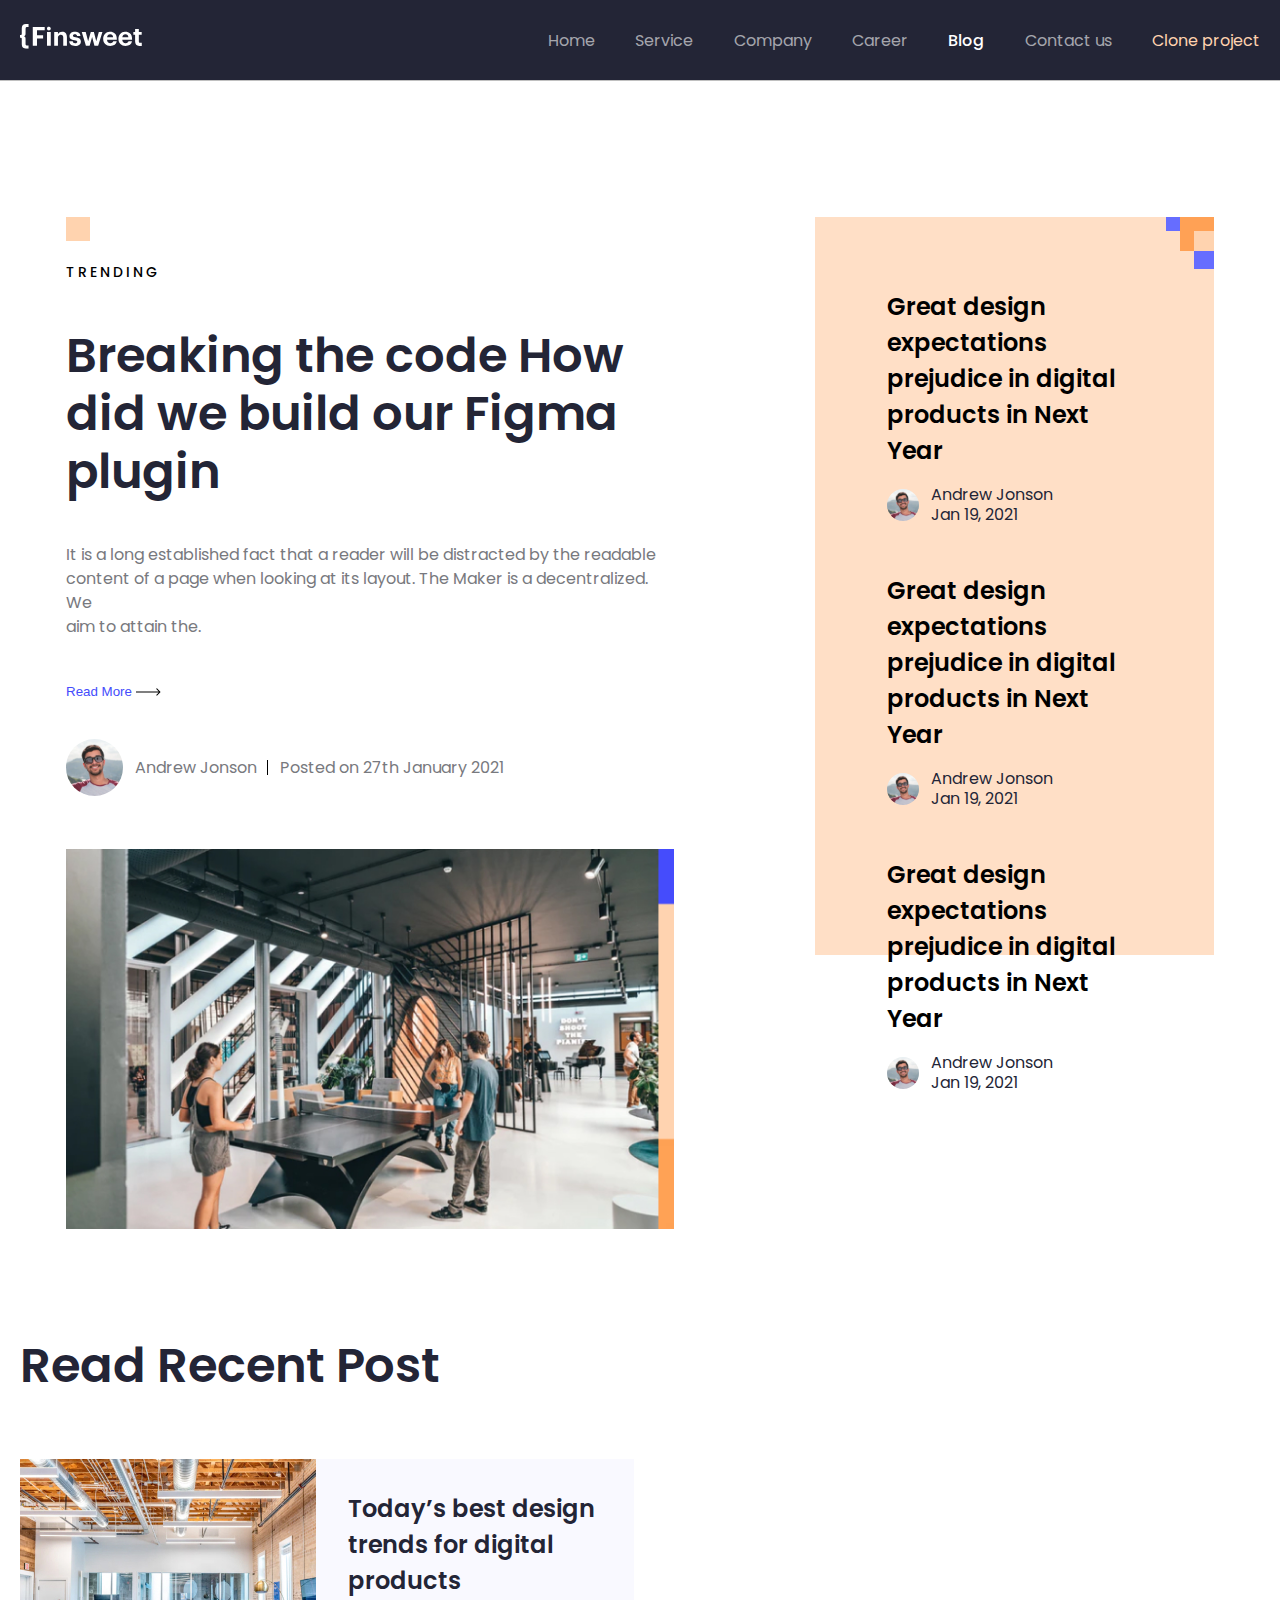
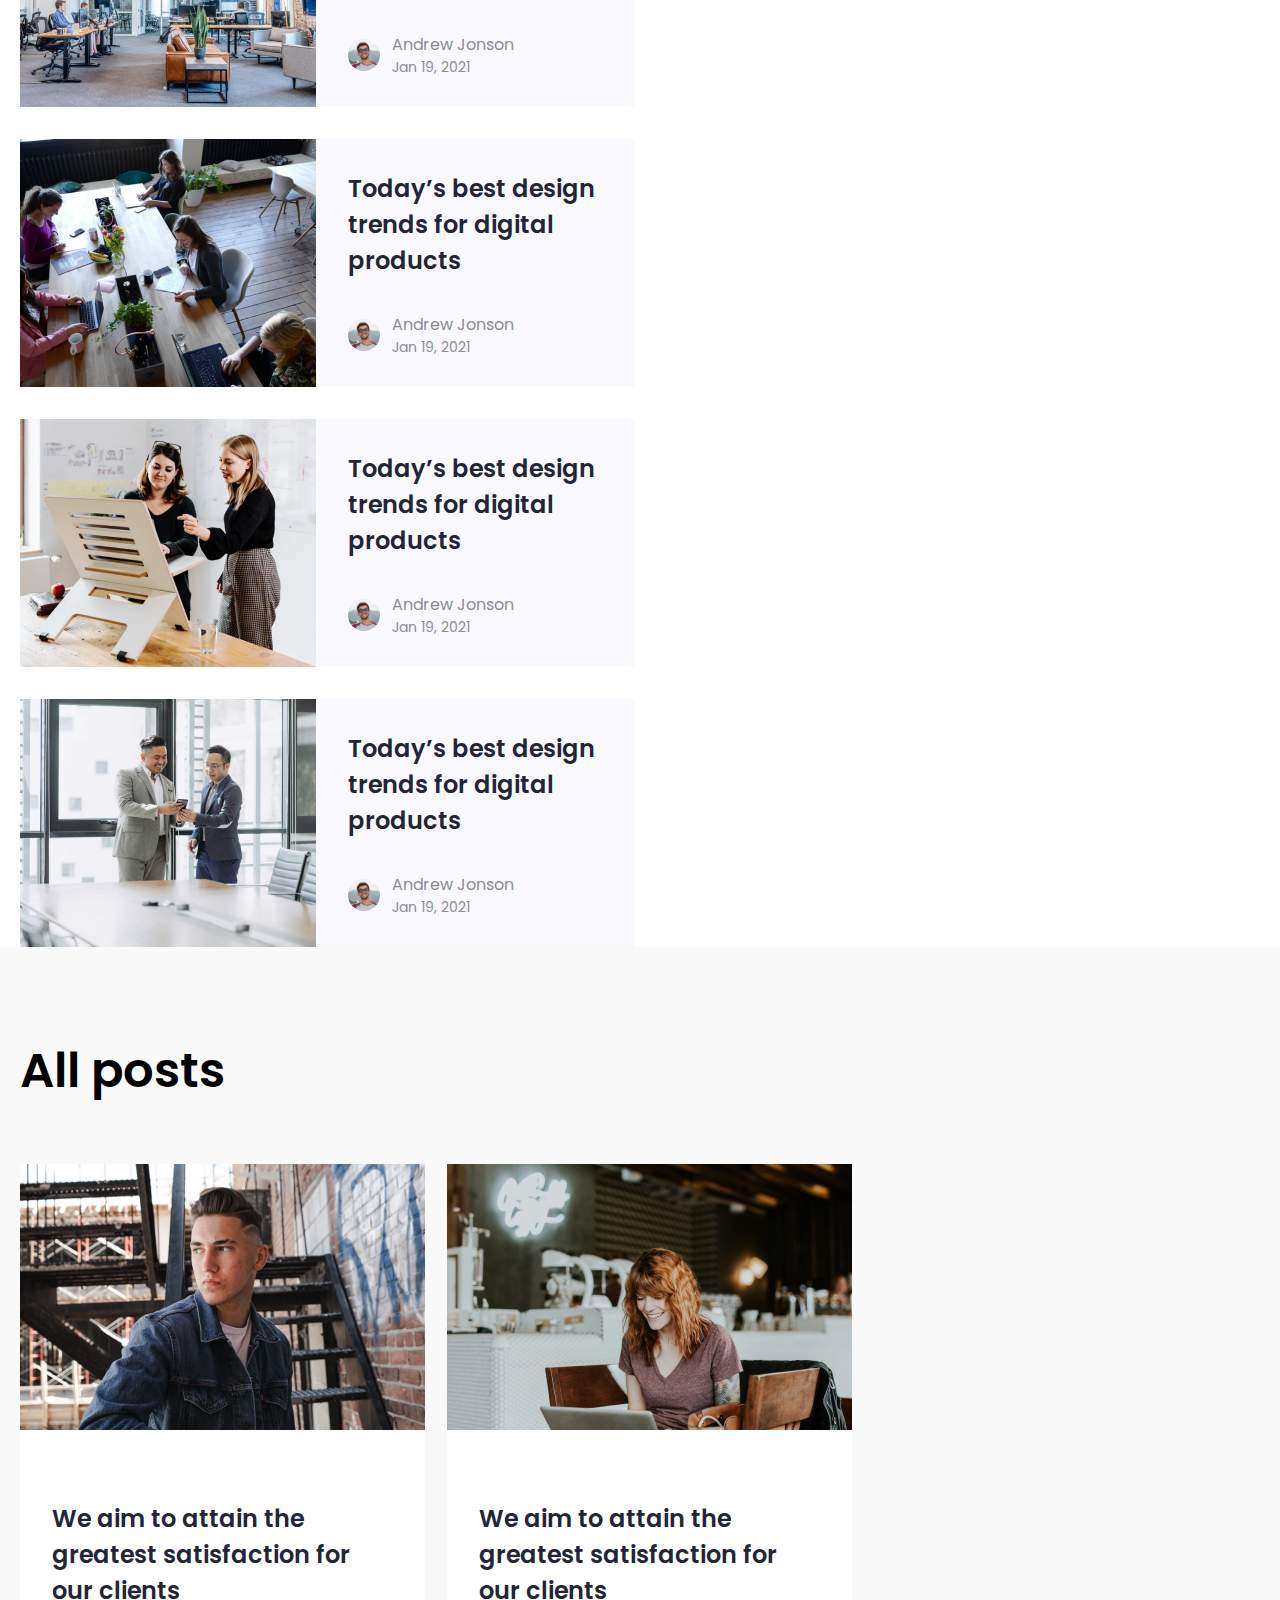
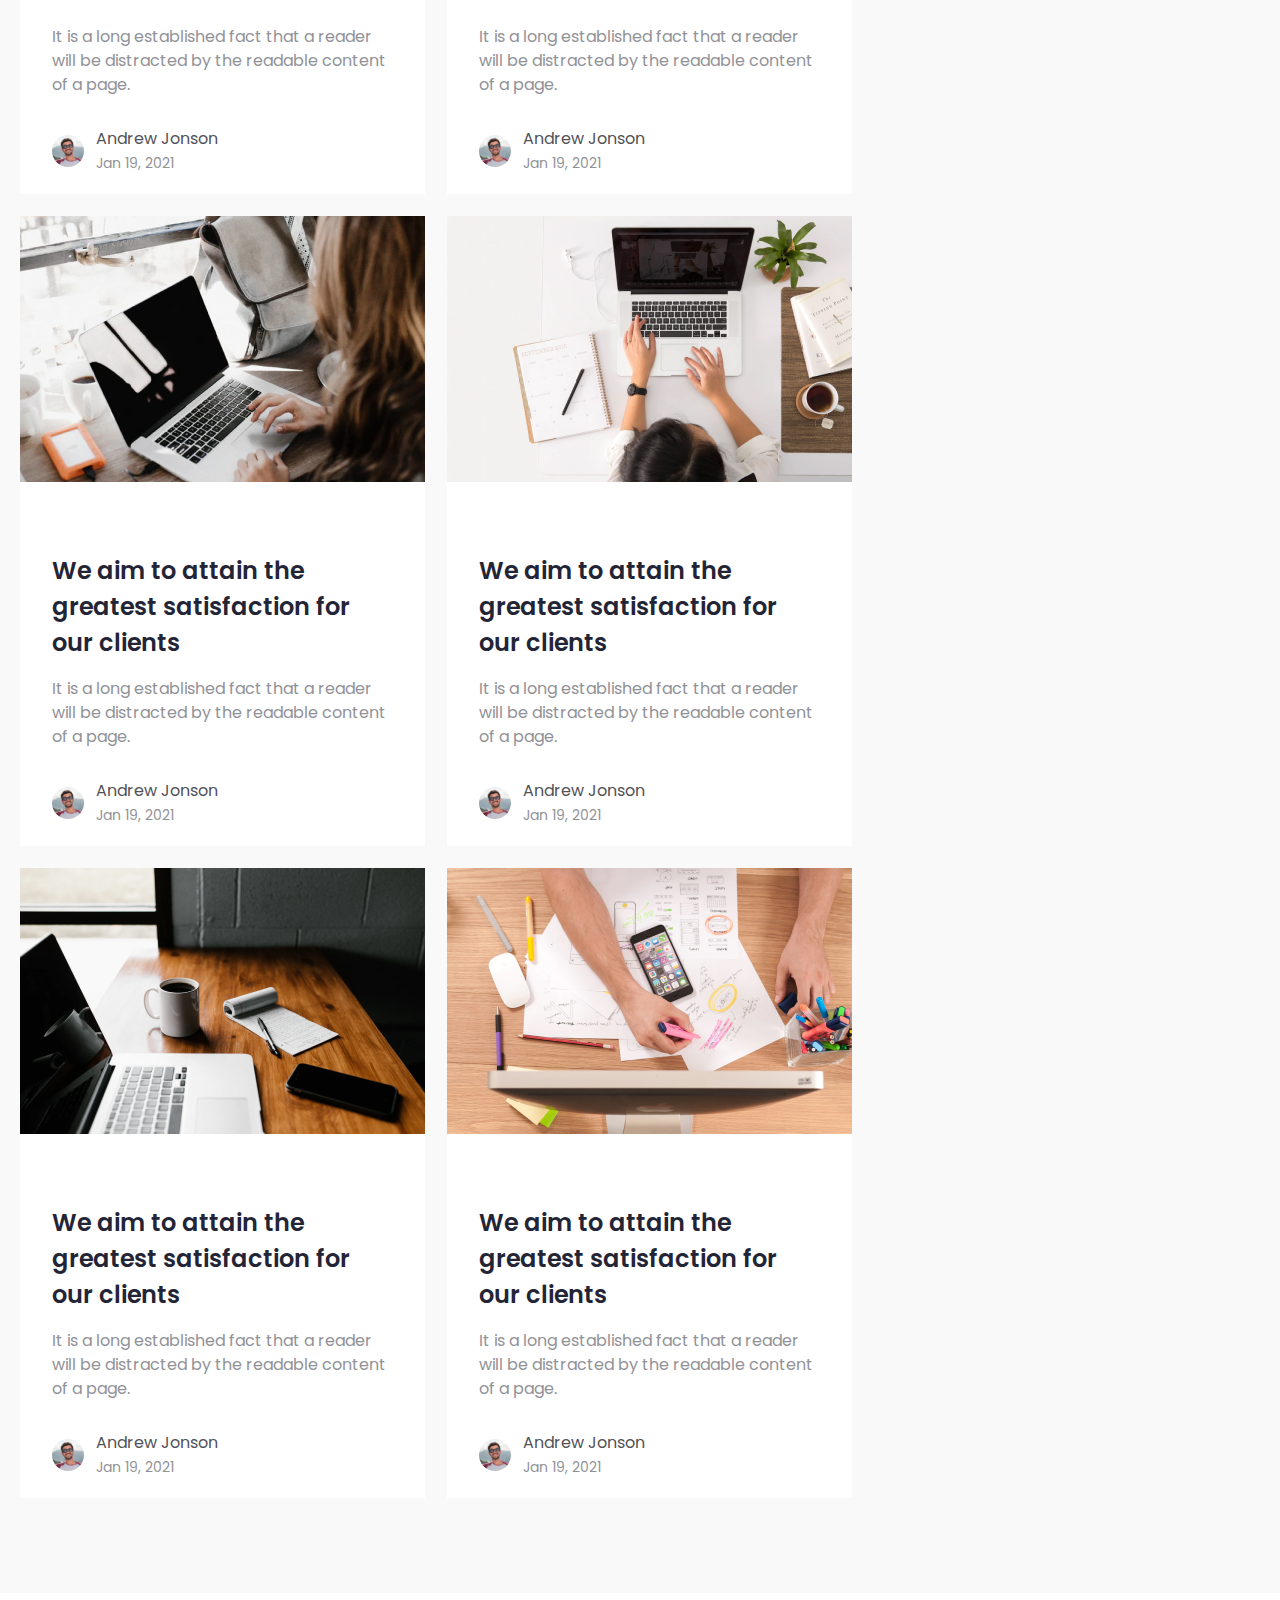
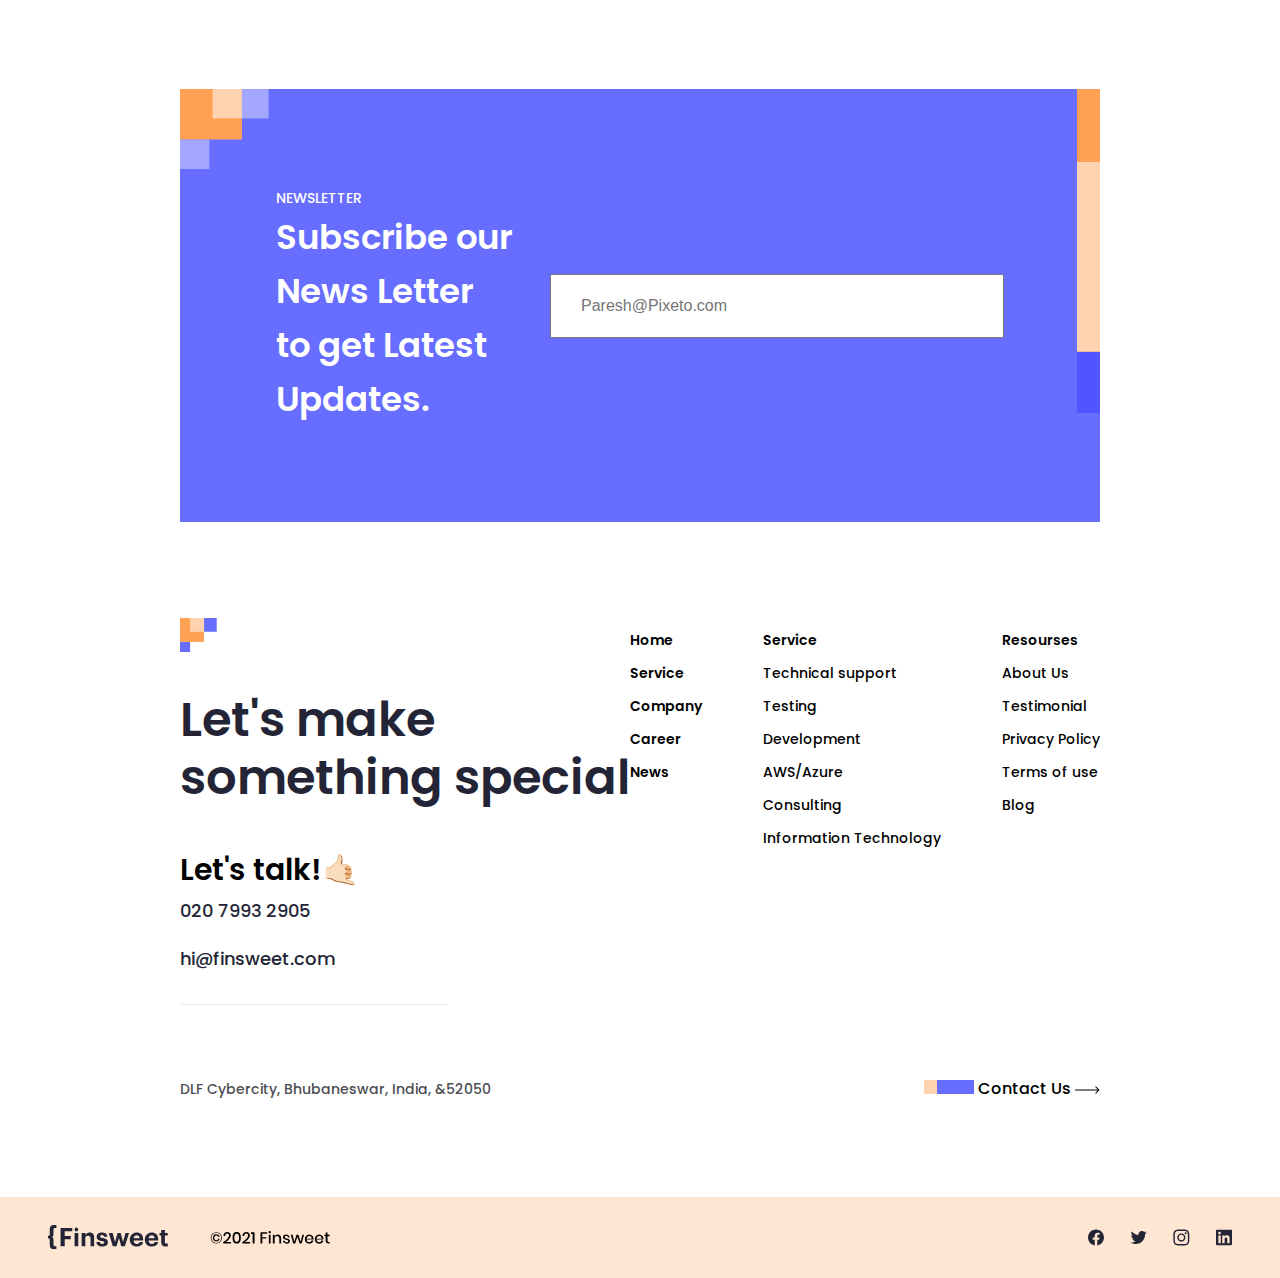
<file: pages/blog/index.html>
<!DOCTYPE html>
<html lang="en">
    <head>

        <meta charset="UTF-8" />
        <meta name="viewport" content="width=device-width, initial-scale=1.0" />
        <title>Finsweet Agency |  Blog</title>
        <!-- ---- favicon ico ----- -->
        <link
          rel="apple-touch-icon"
          sizes="180x180"
          href="../../public/favicon_io/apple-touch-icon.png"
        />
        <link
          rel="icon"
          type="image/png"
          sizes="32x32"
          href="../../public/favicon_io/favicon-32x32.png"
        />
    
        <link
          sizes="64x64"
          type="image/png"
          rel="icon"
          href="../../public/favicon_io/android-chrome-512x512.png"
        />
    
        <link rel="manifest" href="../../public/favicon_io/site.webmanifest" />
    
        <!------- Poppins font -------->
    
        <link
          href="https://fonts.googleapis.com/css2?family=Poppins:wght@400;500;600&display=swap"
          rel="stylesheet"
        />
    
        <!-- --------- main css --------- -->
        <link rel="stylesheet" href="../../style.css" />
        <link rel="stylesheet" href="./style.css">
    </head>
<body>
      <!---=================Header start ============-->
  <header>
    <div class="container">
      <nav>
        <a href="#">
          <img class="logo" src="../../public/icons/logo.svg" alt="logo" />
        </a>

        <ul class="list">
          <li class="list-item">
            <a href="../../index.html">Home</a>
          </li>

          <li class="list-item">
            <a href="../service/index.html">Service</a>
          </li>

          <li class="list-item">
            <a href="../../pages/company/index.html">Company</a>
          </li>

          <li class="list-item">
            <a href="../../pages/career/">Career</a>
          </li>

          <li class="list-item dropdown">
            <div class="dropdown-btn">Blog</div>
            <div class="dropdown-content">
                <a class="career-link" href="../../pages/blog_inner/">B_inner</a>
                <a class="career-link" href="../../pages/blog_inner/">Labors</a>
                <a class="career-link" href="../../pages/blog_inner/">Workers position</a>
            </div>
        </li>

          <li class="list-item">
            <a href="../contact/">Contact us</a>
          </li>

          <li class="list-item">
            <a class="clone" href="#">Clone project</a>
          </li>
        </ul>
      </nav>
    </div>
  </header>
  <!---=================Header end ============-->
  <main id="blog">

  <!---=================Intro section start ============-->
    <section id="intro">

        <div class="container">

            <div class="wrapper">

                <div class="left">

                    <img class="orangecube" src="../../public/icons/orange-cube.svg" alt="cube">
                    <p class="title">TREnding</p>
                    <h2>Breaking the code How <br> did we build our Figma plugin </h2>
                    <p>It is a long established fact that a reader will be distracted by the readable <br>
                         content of a page when looking at its layout. The Maker is a decentralized. We <br>
                         aim to attain the.</p>
                    <button>
                        <a href="../../pages/blog_inner/">Read More</a>
                        <img src="../../public/icons/rightarrowblack.svg" alt="arrow">
                    </button> 

                    <div class="name-line">
                        <img src="../../public/icons/andrew.svg" alt="andrew">
                        <p class="name">Andrew Jonson</p>
                        <p>Posted on 27th January 2021</p>
                    </div>

                    <img class="hall-img" src="../../public/images/activityhallandrew.jpeg" alt="hall">

                </div>

                <div class="right">
                    <img class="right-corner" src="../../public/icons/rightcorner.svg" alt="right">

                    <div class="card">
                        <h3>Great design expectations prejudice in digital products in Next Year</h3>
                        <div class="profile">
                            <img src="../../public/icons/andrew.svg" alt="andrew">
                            <div class="name">
                                <p>Andrew Jonson</p>
                                <p>Jan 19, 2021</p>
                            </div>
                        </div>
                    </div>
                    <div class="card">
                        <h3>Great design expectations prejudice in digital products in Next Year</h3>
                        <div class="profile">
                            <img src="../../public/icons/andrew.svg" alt="andrew">
                            <div class="name">
                                <p>Andrew Jonson</p>
                                <p>Jan 19, 2021</p>
                            </div>
                        </div>
                    </div>
                    <div class="card">
                        <h3>Great design expectations prejudice in digital products in Next Year</h3>
                        <div class="profile">
                            <img src="../../public/icons/andrew.svg" alt="andrew">
                            <div class="name">
                                <p>Andrew Jonson</p>
                                <p>Jan 19, 2021</p>
                            </div>
                        </div>
                    </div>

                </div>

            </div>

        </div>

    </section>
  <!---=================Intro section end ============-->

  <!---=================Recent section start ============-->
    <section id="recent">
        <div class="container">
            <div class="wrapper">
                <h2>Read Recent Post</h2>
                <div class="cards">
                    <div class="card">
                        <img class="left" src="../../public/images/recent1.jpeg" alt="img">
                        <div class="right">
                            <h3>Today’s best design trends for digital products</h3>
                            <div class="profile">
                                <img src="../../public/icons/andrew.svg" alt="andrew">
                                <div class="name">
                                    <p class="full-name">Andrew Jonson</p>
                                    <p class="date">Jan 19, 2021</p>
                                </div>
                            </div>
                        </div>
                    </div>
                    <div class="card">
                        <img class="left" src="../../public/images/recent2.jpeg" alt="img">
                        <div class="right">
                            <h3>Today’s best design trends for digital products</h3>
                            <div class="profile">
                                <img src="../../public/icons/andrew.svg" alt="andrew">
                                <div class="name">
                                    <p class="full-name">Andrew Jonson</p>
                                    <p class="date">Jan 19, 2021</p>
                                </div>
                            </div>
                        </div>
                    </div>


                    <div class="card">
                        <img class="left" src="../../public/images/recent3.jpeg" alt="img">
                        <div class="right">
                            <h3>Today’s best design trends for digital products</h3>
                            <div class="profile">
                                <img src="../../public/icons/andrew.svg" alt="andrew">
                                <div class="name">
                                    <p class="full-name">Andrew Jonson</p>
                                    <p class="date">Jan 19, 2021</p>
                                </div>
                            </div>
                        </div>
                    </div>
                    <div class="card">
                        <img class="left" src="../../public/images/recent4.jpeg" alt="img">
                        <div class="right">
                            <h3>Today’s best design trends for digital products</h3>
                            <div class="profile">
                                <img src="../../public/icons/andrew.svg" alt="andrew">
                                <div class="name">
                                    <p class="full-name">Andrew Jonson</p>
                                    <p class="date">Jan 19, 2021</p>
                                </div>
                            </div>
                        </div>
                    </div>
                </div>
            </div>
        </div>
    </section>
  <!---=================Recent section end ============-->
  
  <!---=================All-posts section start ============-->
    <section id="all-posts">
        <div class="container">

            <h2>All posts</h2>

            <div class="cards">

                <div class="card">
                    <img src="../../public/images/all1.jpeg" alt="img1">
                    <div class="card-body">

                        <h3>We aim to attain the greatest satisfaction for our clients </h3>
                        <p>It is a long established fact that a reader will be distracted by the readable content of a page.</p>
                        <div class="profile">
                             <img class="left" src="../../public/images/andrew.svg" alt="andrew">
                             <div class="right">
                                <p class="fullName">Andrew Jonson</p>  
                                <p class="date">Jan 19, 2021</p>  
                            </div>
                        </div>

                    </div>
                </div>
                <div class="card">
                    <img src="../../public/images/all2.jpeg" alt="img1">
                    <div class="card-body">

                        <h3>We aim to attain the greatest satisfaction for our clients </h3>
                        <p>It is a long established fact that a reader will be distracted by the readable content of a page.</p>
                        <div class="profile">
                             <img class="left" src="../../public/images/andrew.svg" alt="andrew">
                             <div class="right">
                                <p class="fullName">Andrew Jonson</p>  
                                <p class="date">Jan 19, 2021</p>  
                            </div>
                        </div>

                    </div>
                </div>
                <div class="card">
                    <img src="../../public/images/all3.jpeg" alt="img1">
                    <div class="card-body">

                        <h3>We aim to attain the greatest satisfaction for our clients </h3>
                        <p>It is a long established fact that a reader will be distracted by the readable content of a page.</p>
                        <div class="profile">
                             <img class="left" src="../../public/images/andrew.svg" alt="andrew">
                             <div class="right">
                                <p class="fullName">Andrew Jonson</p>  
                                <p class="date">Jan 19, 2021</p>  
                            </div>
                        </div>

                    </div>
                </div>
                <div class="card">
                    <img src="../../public/images/all4.jpeg" alt="img1">
                    <div class="card-body">

                        <h3>We aim to attain the greatest satisfaction for our clients </h3>
                        <p>It is a long established fact that a reader will be distracted by the readable content of a page.</p>
                        <div class="profile">
                             <img class="left" src="../../public/images/andrew.svg" alt="andrew">
                             <div class="right">
                                <p class="fullName">Andrew Jonson</p>  
                                <p class="date">Jan 19, 2021</p>  
                            </div>
                        </div>

                    </div>
                </div>
                <div class="card">
                    <img src="../../public/images/all5.jpeg" alt="img1">
                    <div class="card-body">

                        <h3>We aim to attain the greatest satisfaction for our clients </h3>
                        <p>It is a long established fact that a reader will be distracted by the readable content of a page.</p>
                        <div class="profile">
                             <img class="left" src="../../public/images/andrew.svg" alt="andrew">
                             <div class="right">
                                <p class="fullName">Andrew Jonson</p>  
                                <p class="date">Jan 19, 2021</p>  
                            </div>
                        </div>

                    </div>
                </div>
                <div class="card">
                    <img src="../../public/images/all6.jpeg" alt="img1">
                    <div class="card-body">

                        <h3>We aim to attain the greatest satisfaction for our clients </h3>
                        <p>It is a long established fact that a reader will be distracted by the readable content of a page.</p>
                        <div class="profile">
                             <img class="left" src="../../public/images/andrew.svg" alt="andrew">
                             <div class="right">
                                <p class="fullName">Andrew Jonson</p>  
                                <p class="date">Jan 19, 2021</p>  
                            </div>
                        </div>

                    </div>
                </div>

            </div>

        </div>

    </section>
  <!---=================All-posts section end ============-->
  <!--======= Special section start ========-->
    <section id="special">

    <div class="container">

        <div class="newsletter-box">
        <div class="shapes">
            <img class="corner" src="../../../public/images/mailcorner.svg" alt="corner">
            <img class="line" src="../../../public/images/mailright.svg" alt="corner">
        </div>

        <div class="left">
            <small>NEWSLETTER</small>
            <h2>Subscribe our News Letter <br>
            to get Latest Updates.</h2>
        </div>

        <div class="right">
            <input type="email" placeholder="Paresh@Pixeto.com">
        </div>

        </div>

        <div class="foot-container">
        <div class="left">

            <img src="../../../public/icons/specialcorner.svg" alt="corner">

            <h1 class="special-title" >Let's make <br>
            something special</h1>

            <p class="talk-okay">Let's talk!🤙🏻</p>

            <p class="number">020 7993 2905</p>
            <p class="email">hi@finsweet.com</p>

            <img src="../../../public/icons/thinline.svg" alt="thin">

        </div>

        <div class="right">
            <div class="list-container">
            <div class="menu">
                <div class="menu-item bold">Home</div>
                <div class="menu-item bold">Service</div>
                <div class="menu-item bold">Company</div>
                <div class="menu-item bold">Career</div>
                <div class="menu-item bold">News</div>
            </div>

            <div class="menu">
                <div class="menu-item bold">Service</div>
                <div class="menu-item">Technical support</div>
                <div class="menu-item">Testing</div>
                <div class="menu-item">Development</div>
                <div class="menu-item">AWS/Azure </div>
                <div class="menu-item">Consulting</div>
                <div class="menu-item">Information Technology</div>
            </div>

            <div class="menu">
                <div class="menu-item bold">Resourses</div>
                <div class="menu-item">About Us</div>
                <div class="menu-item">Testimonial</div>
                <div class="menu-item">Privacy Policy</div>
                <div class="menu-item">Terms of use</div>
                <div class="menu-item">Blog</div>
            </div>
            </div>
        </div>

        
        </div>

        <div class="foot-bottom">

        <div class="left">
            <p>DLF Cybercity, Bhubaneswar, 
            India, &52050</p>
        </div>
        <div class="right">
            <img src="../../../public/icons/contactshape.svg" alt="shape">
        <span>Contact Us</span>
        <img src="../../../public/icons/rightarrowblack.svg" alt="black arrow">
        </div>

        </div>

    </div>

    </section>
  <!---====== Special section end =========--->

  </main>
  <!--=== Footer start ===-->
  <footer>
    <div class="container">
      <div class="wrapper">

        <div class="left">
          <img src="../../../public/icons/footlogo.svg" alt="logo">
          <img src="../../../public/icons/footcopyright.svg" alt="copy">
        </div>

       
        <div class="right">
          <img src="../../../public/icons/facebook.svg" alt="facebook">
          <img src="../../../public/icons/twitter.svg" alt="twitter">
          <img src="../../../public/icons/insta.svg" alt="insta">
          <img src="../../../public/icons/linkedin.svg" alt="linkedin">
        </div>

      </div>
  </footer>
  <!--=== Footer end ====-->


</body>
</html>
</file>
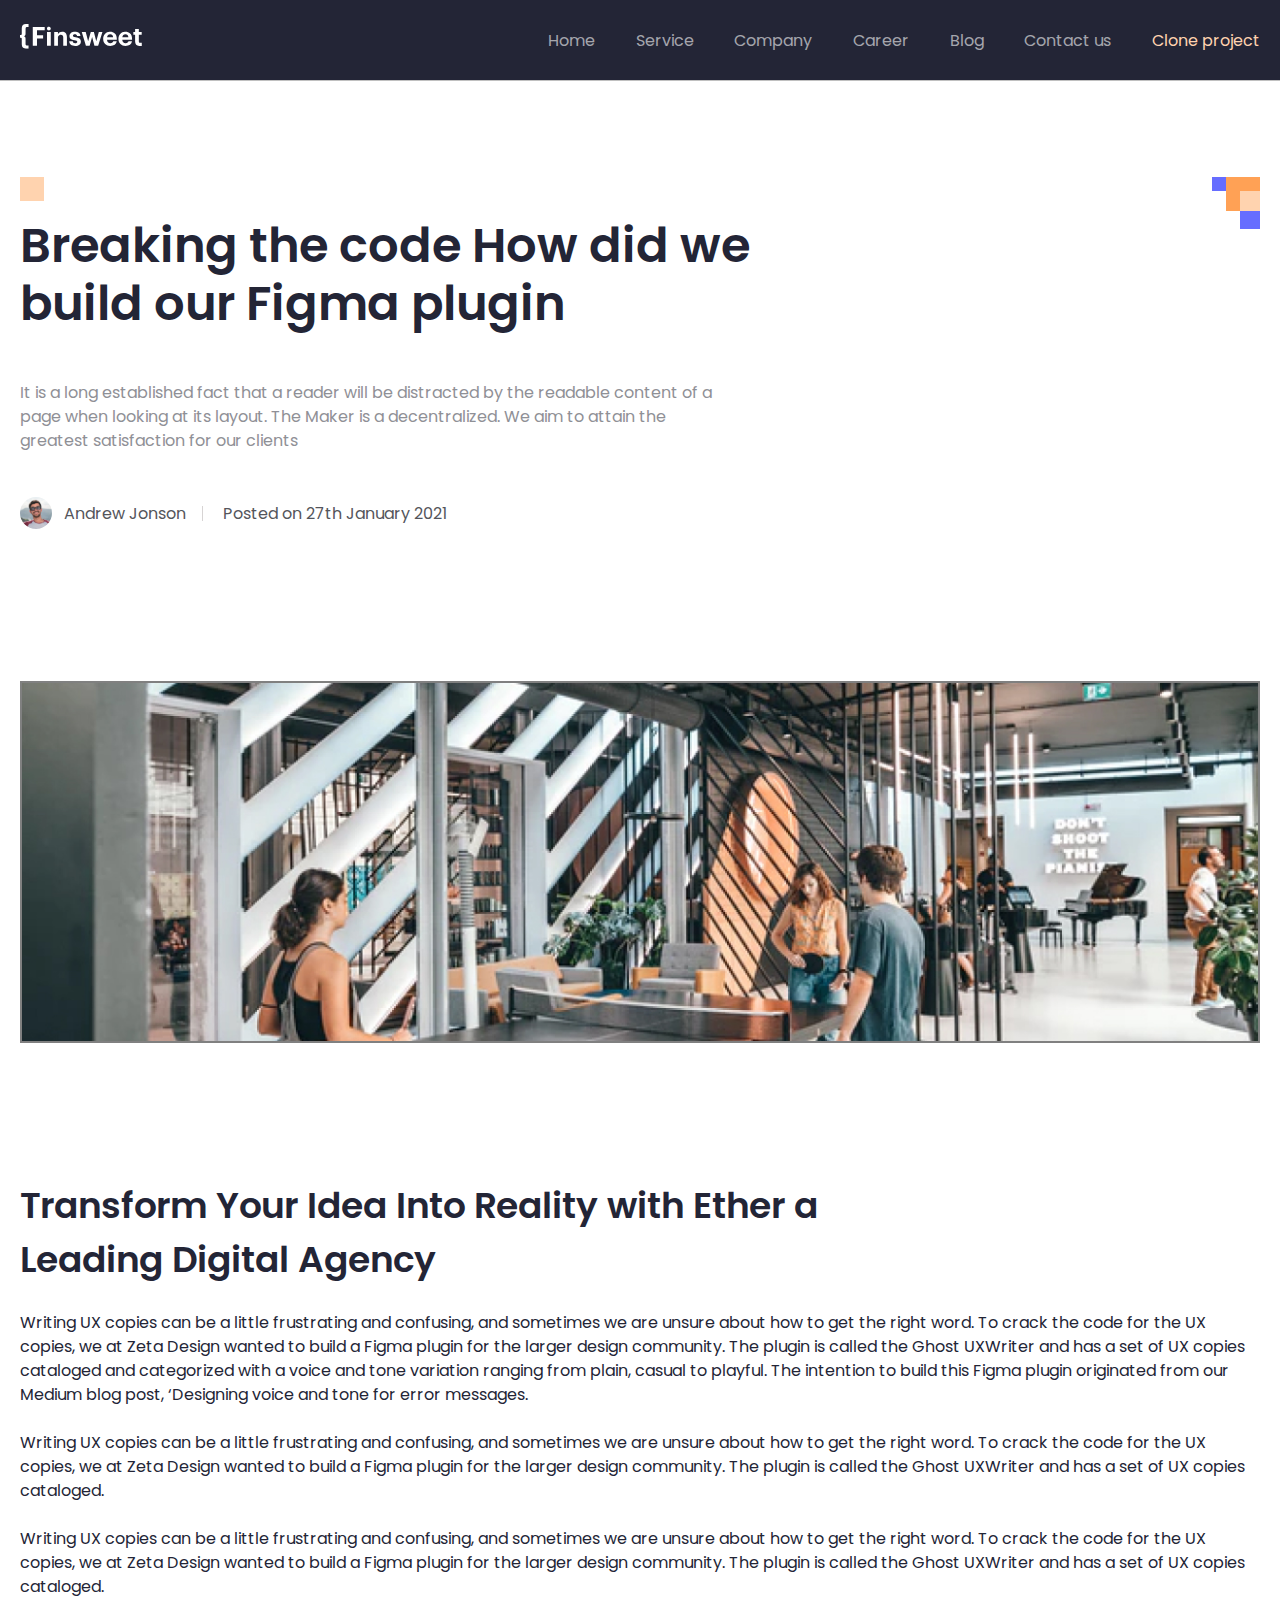
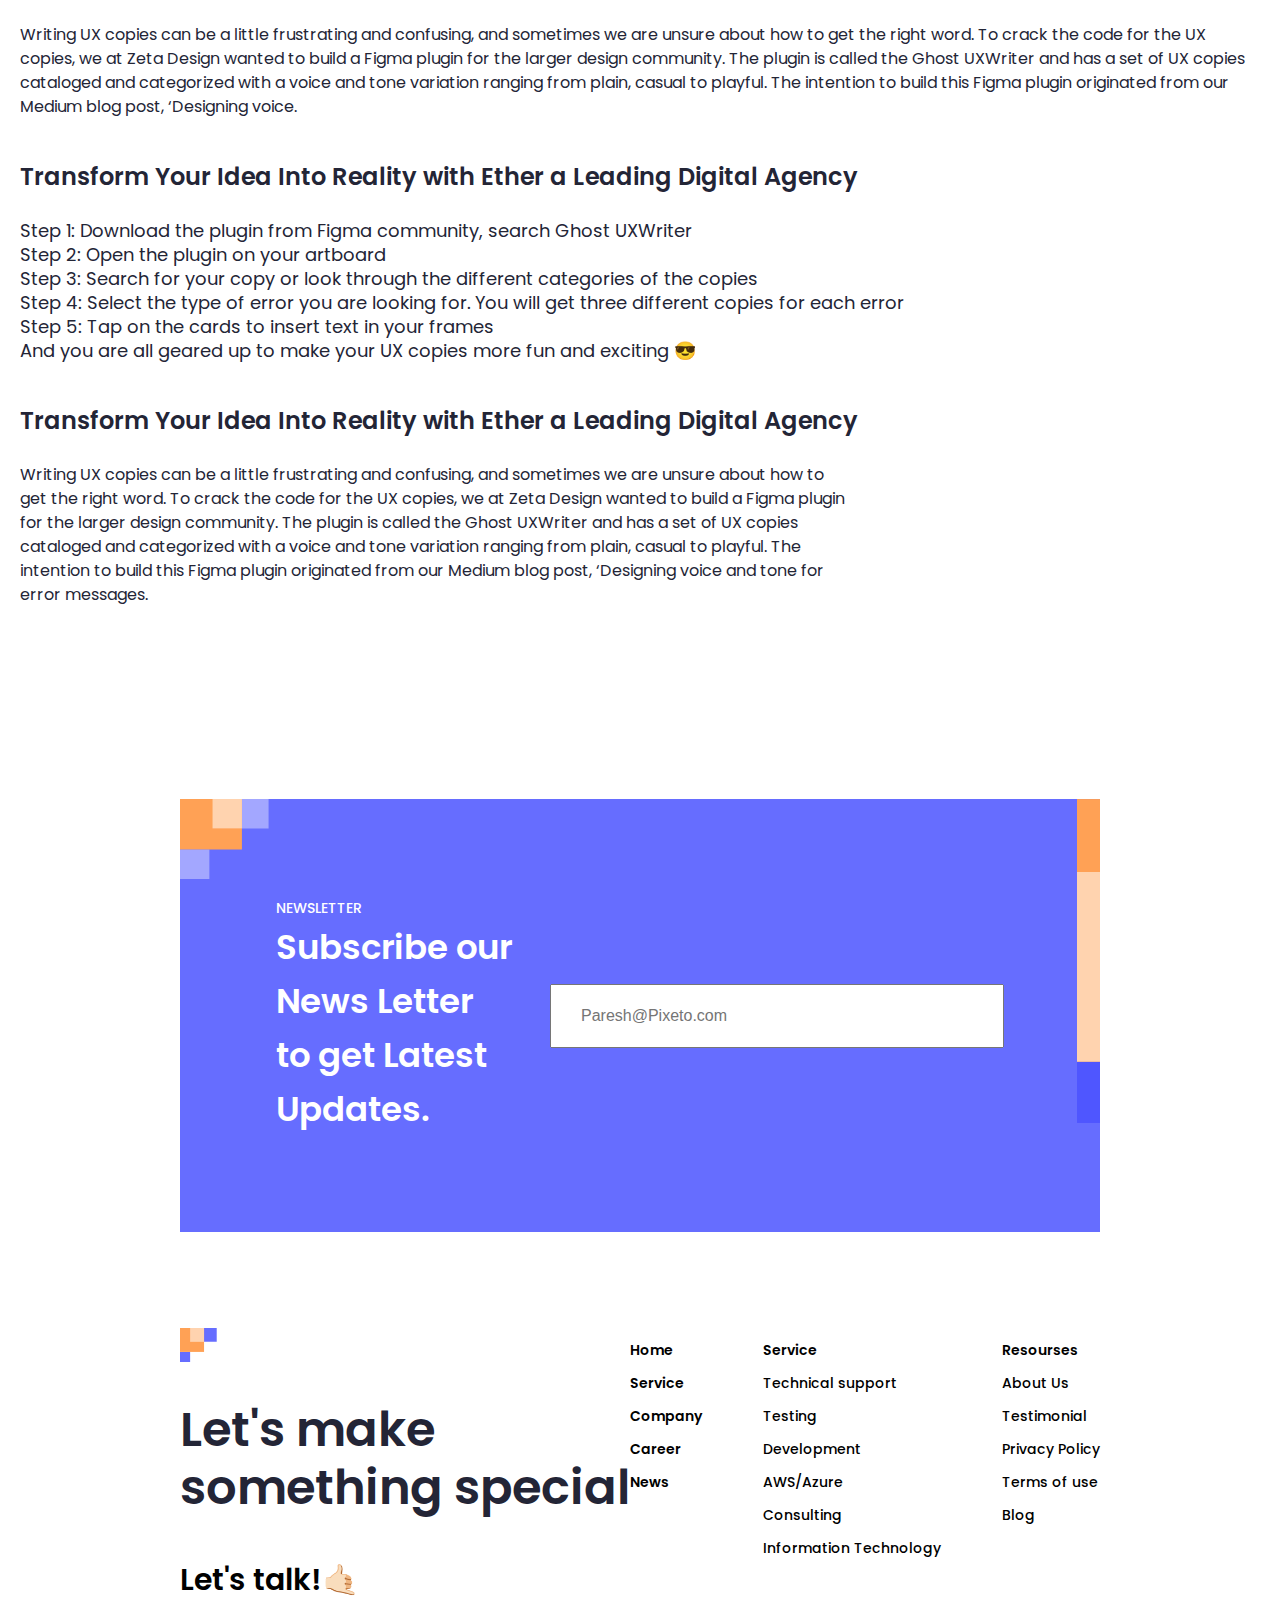
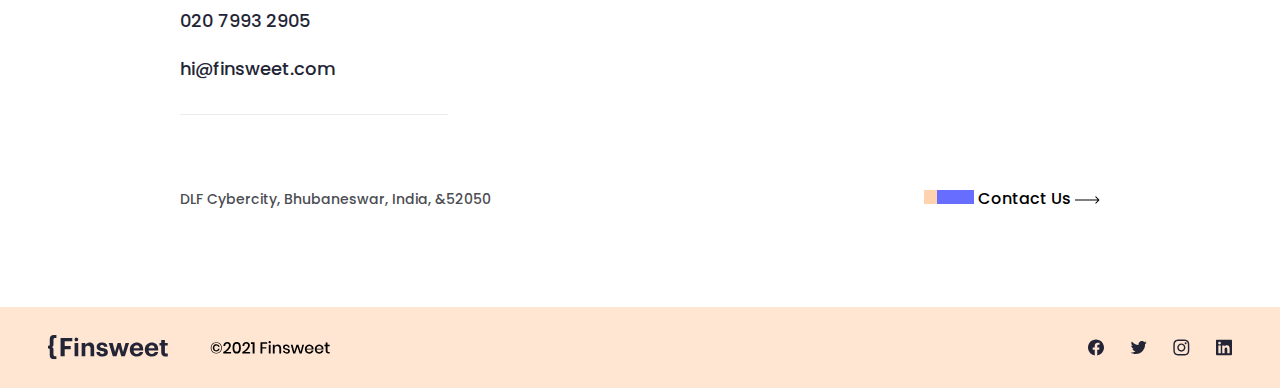
<file: pages/blog_inner/index.html>
<!DOCTYPE html>
<html lang="en">
    <head>

        <meta charset="UTF-8" />
        <meta name="viewport" content="width=device-width, initial-scale=1.0" />
        <title>Finsweet Agency |  Blog Inner</title>
        <!-- ---- favicon ico ----- -->
        <link
          rel="apple-touch-icon"
          sizes="180x180"
          href="../../public/favicon_io/apple-touch-icon.png"
        />
        <link
          rel="icon"
          type="image/png"
          sizes="32x32"
          href="../../public/favicon_io/favicon-32x32.png"
        />
    
        <link
          sizes="64x64"
          type="image/png"
          rel="icon"
          href="../../public/favicon_io/android-chrome-512x512.png"
        />
    
        <link rel="manifest" href="../../public/favicon_io/site.webmanifest" />
    
        <!------- Poppins font -------->
    
        <link
          href="https://fonts.googleapis.com/css2?family=Poppins:wght@400;500;600&display=swap"
          rel="stylesheet"
        />
    
        <!-- --------- main css --------- -->
        <link rel="stylesheet" href="../../style.css" />
        <link rel="stylesheet" href="./style.css">
    </head>
<body>
<!---====== Header start ====-->
<header>
<div class="container">
    <nav>
    <a href="#">
        <img class="logo" src="../../public/icons/logo.svg" alt="logo" />
    </a>

    <ul class="list">
        <li class="list-item">
        <a href="../../index.html">Home</a>
        </li>

        <li class="list-item">
        <a href="../service/index.html">Service</a>
        </li>

        <li class="list-item">
        <a href="../../pages/company/index.html">Company</a>
        </li>

        <li class="list-item">
        <a href="../../pages/career/">Career</a>
        </li>

        <li class="list-item">
        <a href="../../pages/blog/">Blog</a>
        </li>

        <li class="list-item">
        <a href="../contact/">Contact us</a>
        </li>

        <li class="list-item">
        <a class="clone" href="#">Clone project</a>
        </li>
    </ul>
    </nav>
</div>
</header>
<!---===== Header end =====-->

<main id="blog__inner">
<!---===== Intro start =====-->
    <section id="intro">
        <div class="container">

            <div class="wrapper">
                <img class="inner__corner" src="../../public/icons/rightcorner.svg" alt="corner">
                <img class="inner__cube" src="../../public/icons/orange-cube.svg" alt="cube">
                <h2 class="intro__title">Breaking the code How did we <br> build our Figma plugin </h2>
                <p class="intro__text">It is a long established fact that a reader will be distracted by the readable content of a <br>
                     page when looking at its layout. The Maker is a decentralized. We aim to attain the <br> greatest satisfaction for our clients</p>
                <div class="profile">
                    <img class="profile__img" src="../../public/icons/andrew.svg" alt="andrew">
                    <p class="profile__name">Andrew Jonson</p>
                    <p class="profile__date">Posted on 27th January 2021</p>
                </div>
                <img class="activity__hall" src="../../public/images/activity-hall.jpg" alt="activity-hall">
            </div>

        </div>
    </section>
<!---===== Intro start =====-->

<!---===== Long__text start =====-->
    <section id="long__text">
        <div class="container">
            <div class="wrapper">
                <h3 class="long_text__title">
                    Transform Your Idea Into Reality with Ether a <br> Leading Digital Agency
                </h3>

                <p class="long__text--text">
                    Writing UX copies can be a little frustrating and confusing, and sometimes we are unsure about how to get the right word. To crack the code for the UX copies, we at Zeta Design wanted to build a Figma plugin for the larger design community. The plugin is called the Ghost UXWriter and has a set of UX copies cataloged and categorized with a voice and tone variation ranging from plain, casual to playful. The intention to build this Figma plugin originated from our Medium blog post, ‘Designing voice and tone for error messages.
                </p>

                <p class="long__text--text">
                    Writing UX copies can be a little frustrating and confusing, and sometimes we are unsure about how to get the right word. To crack the code for the UX copies, we at Zeta Design wanted to build a Figma plugin for the larger design community. The plugin is called the Ghost UXWriter and has a set of UX copies cataloged.
                </p>

                <p class="long__text--text">
                    Writing UX copies can be a little frustrating and confusing, and sometimes we are unsure about how to get the right word. To crack the code for the UX copies, we at Zeta Design wanted to build a Figma plugin for the larger design community. The plugin is called the Ghost UXWriter and has a set of UX copies cataloged.</p>

                <p class="long__text--text">
                    Writing UX copies can be a little frustrating and confusing, and sometimes we are unsure about how to get the right word. To crack the code for the UX copies, we at Zeta Design wanted to build a Figma plugin for the larger design community. The plugin is called the Ghost UXWriter and has a set of UX copies cataloged and categorized with a voice and tone variation ranging from plain, casual to playful. The intention to build this Figma plugin originated from our Medium blog post, ‘Designing voice.
                </p>
                <h3 class="long__text--sub-title">
                    Transform Your Idea Into Reality with Ether a Leading Digital Agency
                </h3>
                <ul class="long__text--sub-title__list">
                    <li>
                        Step 1: Download the plugin from Figma community, search Ghost UXWriter
                    </li>
                    <li>
                        Step 2: Open the plugin on your artboard
                    </li>
                    <li>
                        Step 3: Search for your copy or look through the different categories of the copies
                    </li>
                    <li>
                        Step 4: Select the type of error you are looking for. You will get three different copies for each error
                    </li>
                    <li>
                        Step 5: Tap on the cards to insert text in your frames
                    </li>
                    <li>
                        And you are all geared up to make your UX copies more fun and exciting 😎
                    </li>
                </ul>

                <h3 class="long__text--sub-title">
                    Transform Your Idea Into Reality with Ether a Leading Digital Agency
                </h3>
                <p class="long__text--sub-title-text"p>
                    Writing UX copies can be a little frustrating and confusing, and sometimes we are unsure about how to <br> get the right word. To crack the code for the UX copies, we at Zeta Design wanted to build a Figma plugin <br> for the larger design community. The plugin is called the Ghost UXWriter and has a set of UX copies <br> cataloged and categorized with a voice and tone variation ranging from plain, casual to playful. The <br> intention to build this Figma plugin originated from our Medium blog post, ‘Designing voice and tone for <br> error messages.
                </p>


            </div>
        </div>
    </section>
<!---===== Long__text end =====-->


<!--======= Special section start ========-->
    <section id="special">

    <div class="container">

        <div class="newsletter-box">
        <div class="shapes">
            <img class="corner" src="../../../public/images/mailcorner.svg" alt="corner">
            <img class="line" src="../../../public/images/mailright.svg" alt="corner">
        </div>

        <div class="left">
            <small>NEWSLETTER</small>
            <h2>Subscribe our News Letter <br>
            to get Latest Updates.</h2>
        </div>

        <div class="right">
            <input type="email" placeholder="Paresh@Pixeto.com">
        </div>

        </div>

        <div class="foot-container">
        <div class="left">

            <img src="../../../public/icons/specialcorner.svg" alt="corner">

            <h1 class="special-title" >Let's make <br>
            something special</h1>

            <p class="talk-okay">Let's talk!🤙🏻</p>

            <p class="number">020 7993 2905</p>
            <p class="email">hi@finsweet.com</p>

            <img src="../../../public/icons/thinline.svg" alt="thin">

        </div>

        <div class="right">
            <div class="list-container">
            <div class="menu">
                <div class="menu-item bold">Home</div>
                <div class="menu-item bold">Service</div>
                <div class="menu-item bold">Company</div>
                <div class="menu-item bold">Career</div>
                <div class="menu-item bold">News</div>
            </div>

            <div class="menu">
                <div class="menu-item bold">Service</div>
                <div class="menu-item">Technical support</div>
                <div class="menu-item">Testing</div>
                <div class="menu-item">Development</div>
                <div class="menu-item">AWS/Azure </div>
                <div class="menu-item">Consulting</div>
                <div class="menu-item">Information Technology</div>
            </div>

            <div class="menu">
                <div class="menu-item bold">Resourses</div>
                <div class="menu-item">About Us</div>
                <div class="menu-item">Testimonial</div>
                <div class="menu-item">Privacy Policy</div>
                <div class="menu-item">Terms of use</div>
                <div class="menu-item">Blog</div>
            </div>
            </div>
        </div>

        
        </div>

        <div class="foot-bottom">

        <div class="left">
            <p>DLF Cybercity, Bhubaneswar, 
            India, &52050</p>
        </div>
        <div class="right">
            <img src="../../../public/icons/contactshape.svg" alt="shape">
        <span>Contact Us</span>
        <img src="../../../public/icons/rightarrowblack.svg" alt="black arrow">
        </div>

        </div>

    </div>

    </section>
<!---====== Special section end =========--->
</main>
<!--=== Footer start ===-->
<footer>
<div class="container">
    <div class="wrapper">

    <div class="left">
        <img src="../../../public/icons/footlogo.svg" alt="logo">
        <img src="../../../public/icons/footcopyright.svg" alt="copy">
    </div>

    
    <div class="right">
        <img src="../../../public/icons/facebook.svg" alt="facebook">
        <img src="../../../public/icons/twitter.svg" alt="twitter">
        <img src="../../../public/icons/insta.svg" alt="insta">
        <img src="../../../public/icons/linkedin.svg" alt="linkedin">
    </div>

    </div>
</footer>
  <!--=== Footer end ====-->
</body>
</html>
</file>
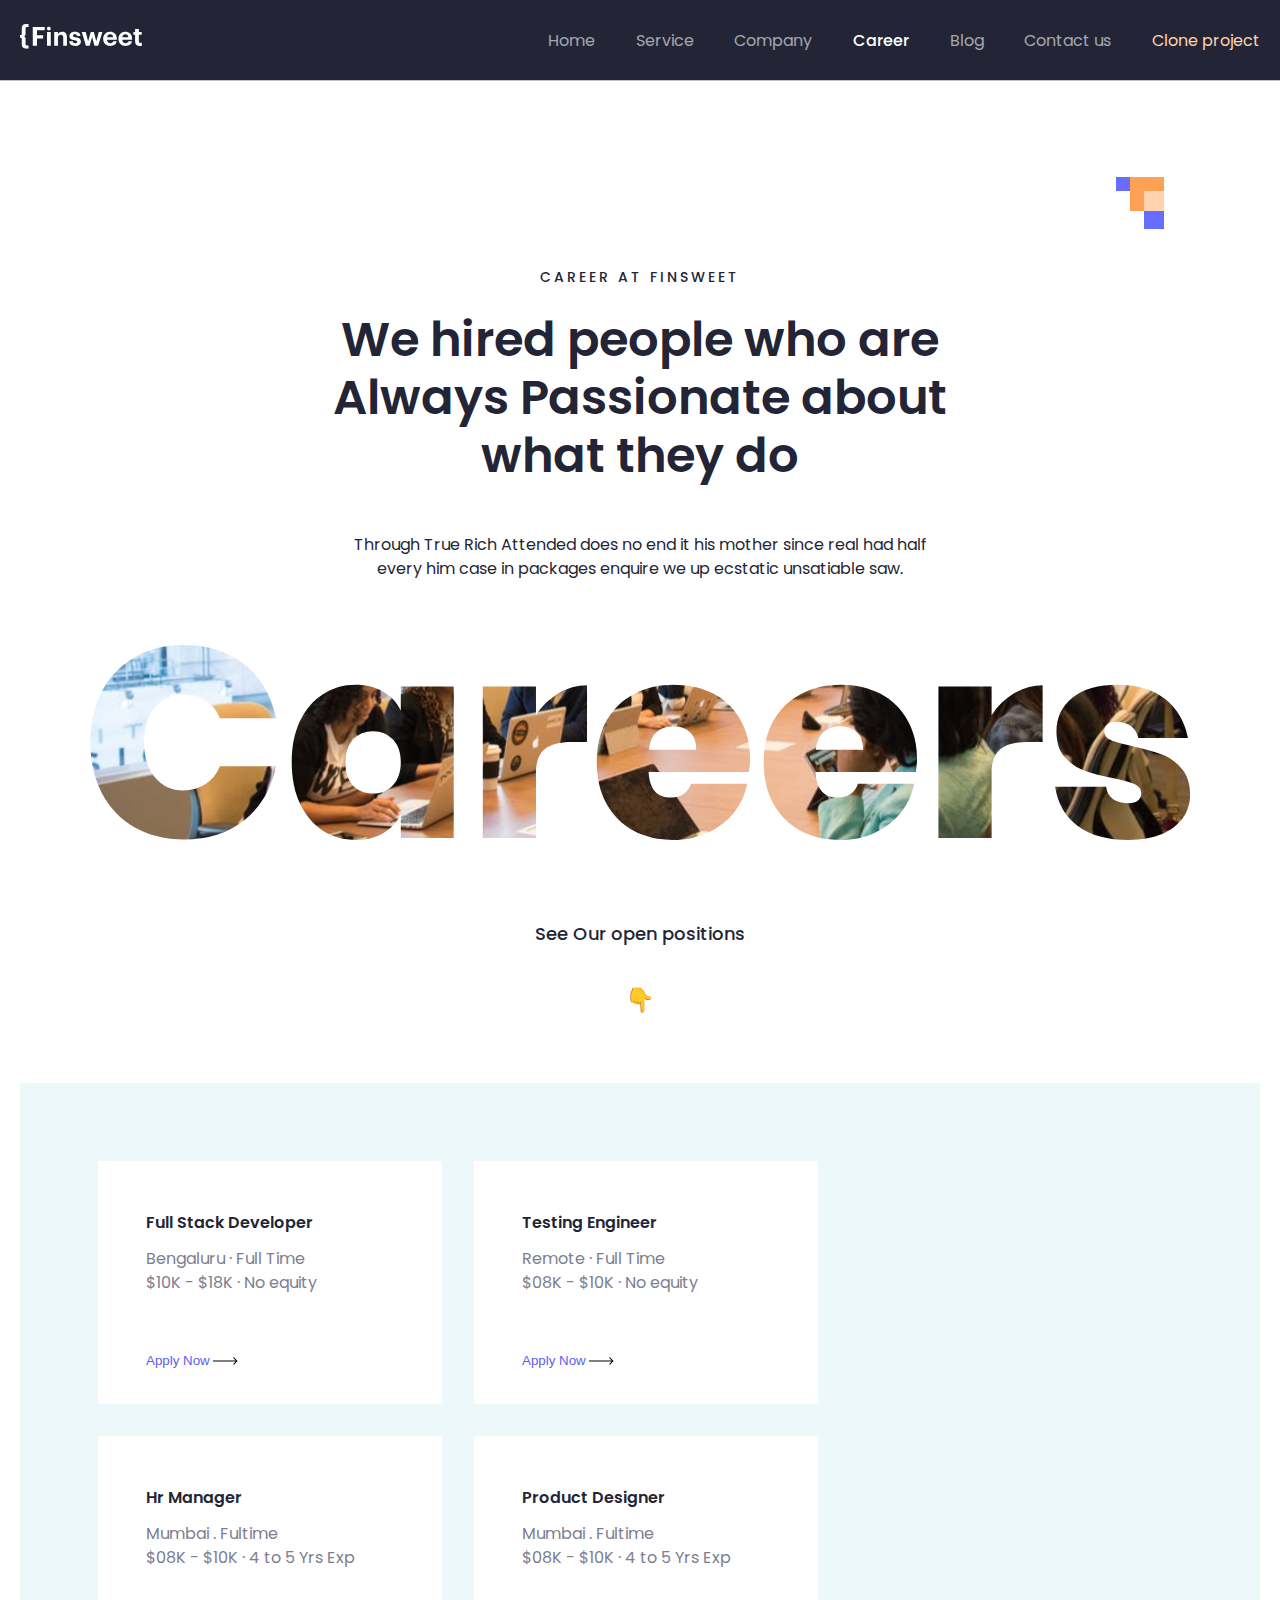
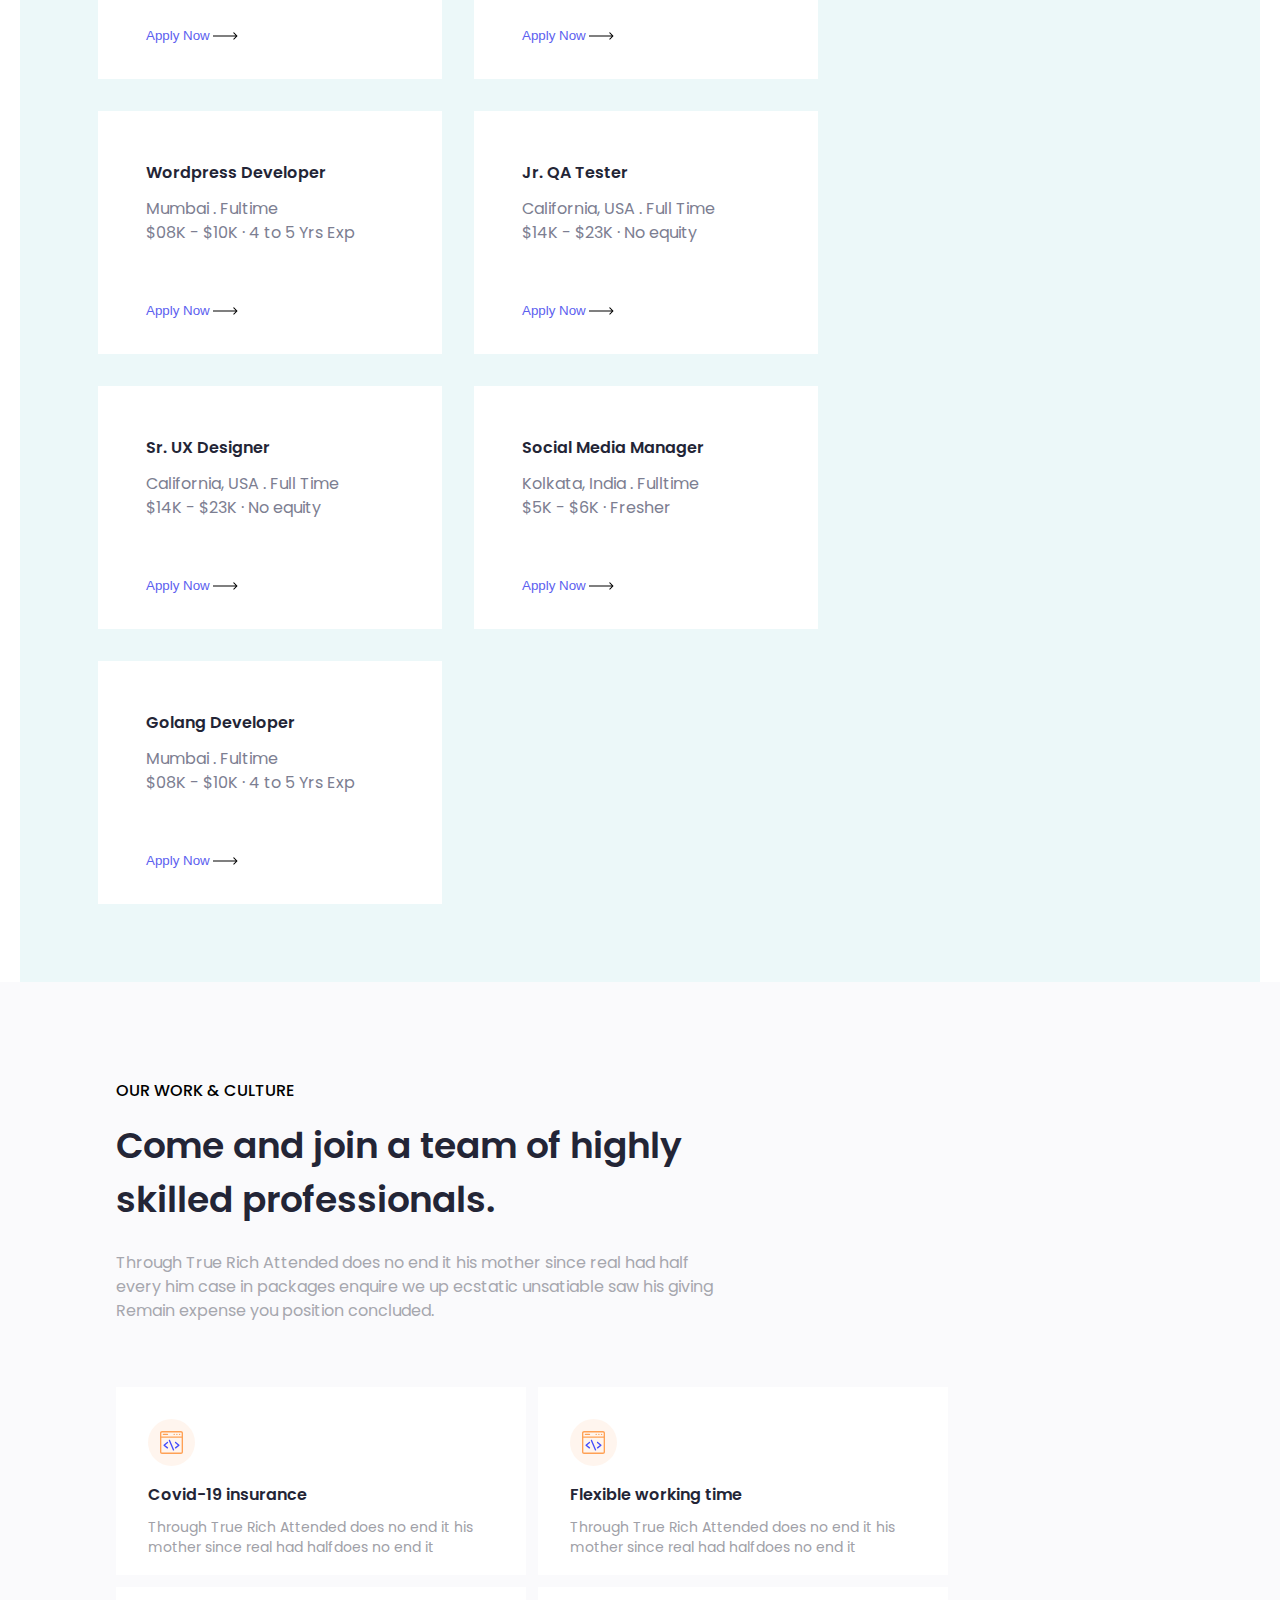
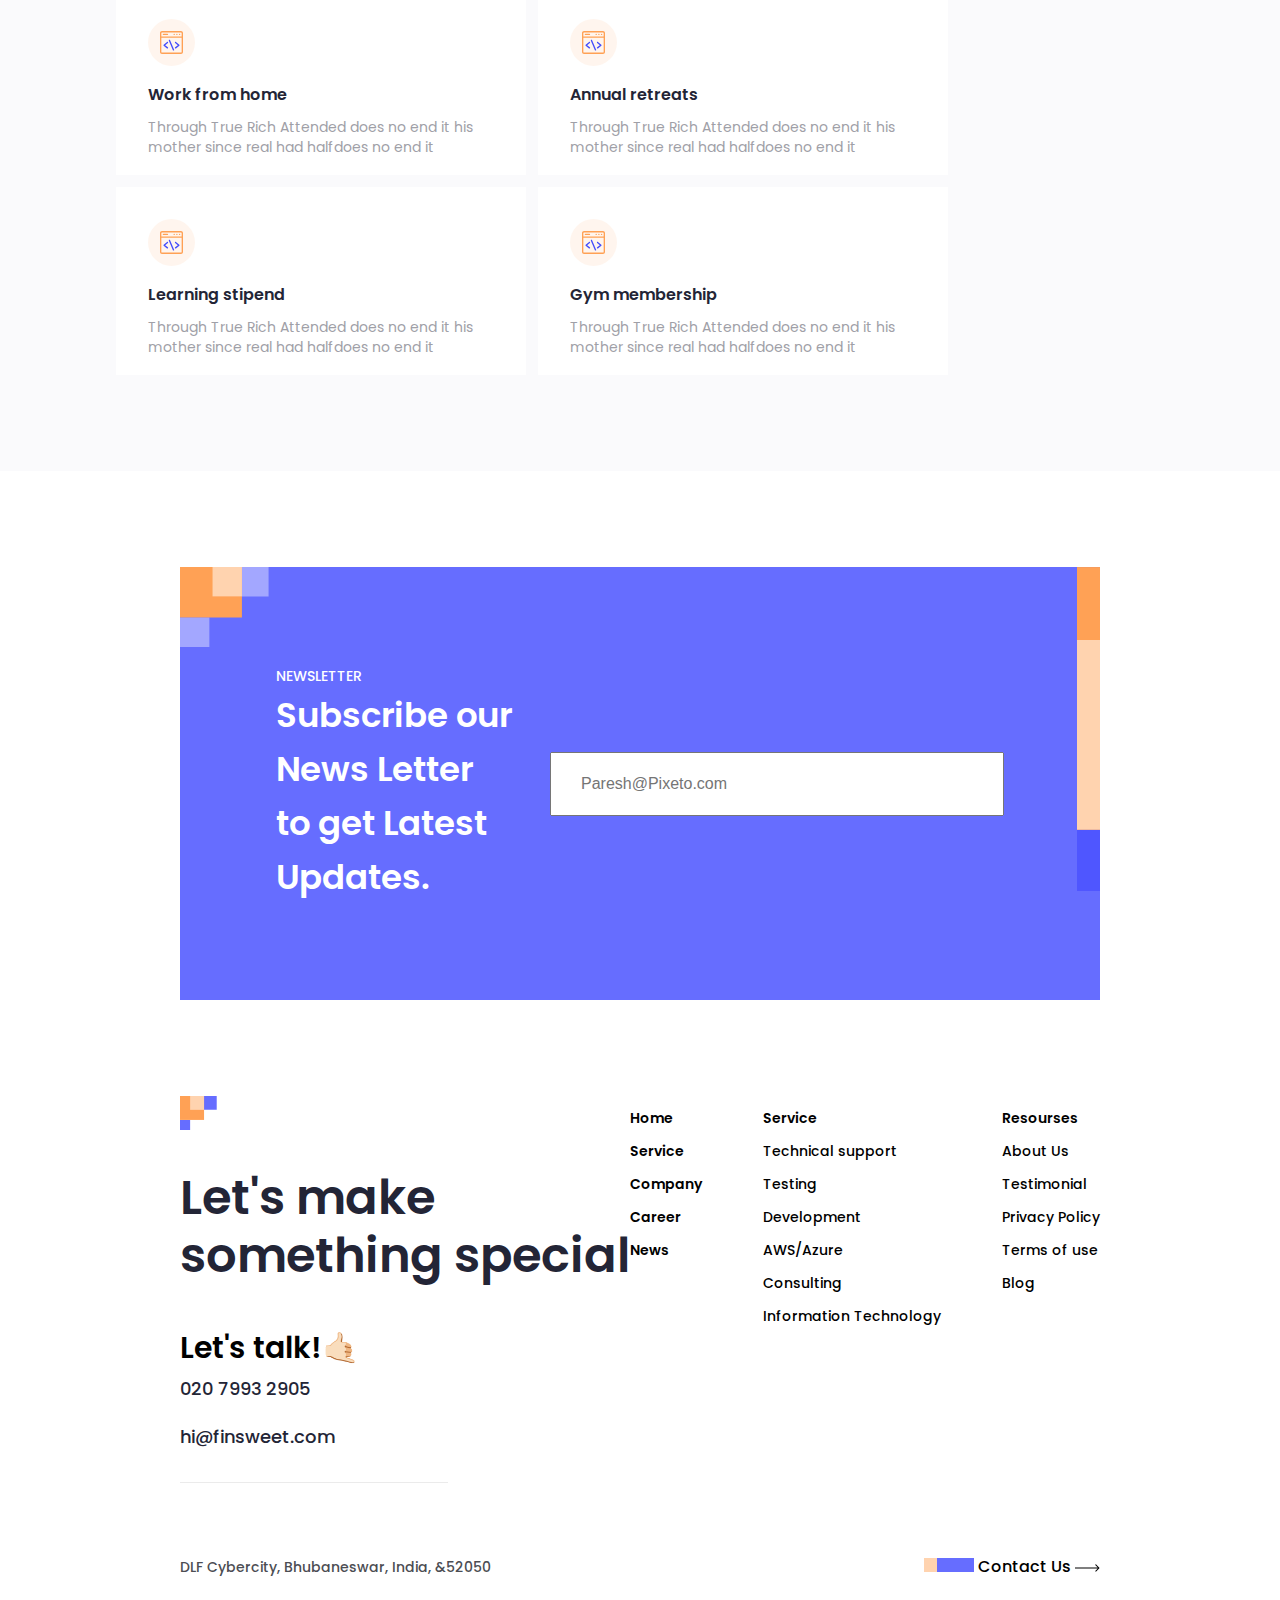
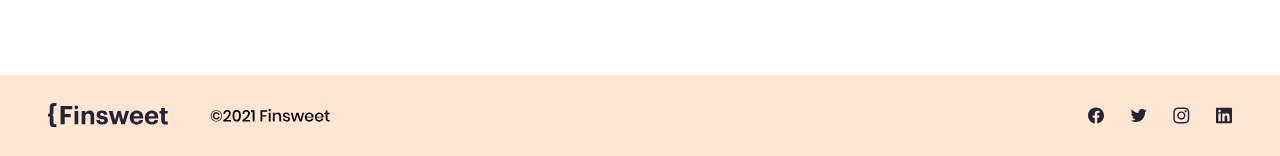
<file: pages/career/index.html>
<!DOCTYPE html>
<html lang="en">
    <head>
        <meta charset="UTF-8" />
        <meta name="viewport" content="width=device-width, initial-scale=1.0" />
        <title>Finsweet Agency | Career</title>
        <!-- ---- favicon ico ----- -->
        <link
          rel="apple-touch-icon"
          sizes="180x180"
          href="../../public/favicon_io/apple-touch-icon.png"
        />
        <link
          rel="icon"
          type="image/png"
          sizes="32x32"
          href="../../public/favicon_io/favicon-32x32.png"
        />
    
        <link
          sizes="64x64"
          type="image/png"
          rel="icon"
          href="../../public/favicon_io/android-chrome-512x512.png"
        />
    
        <link rel="manifest" href="../../public/favicon_io/site.webmanifest" />
    
        <!------- Poppins font -------->
    
        <link
          href="https://fonts.googleapis.com/css2?family=Poppins:wght@400;500;600&display=swap"
          rel="stylesheet"
        />
    
        <!-- --------- main css --------- -->
        <link rel="stylesheet" href="../../style.css" />
        <link rel="stylesheet" href="./style.css">
      </head>
<body>
    <!-- ------------- header section start ----------- -->
    <header>
        <div class="container">
            <nav>
            <a href="#">
                <img class="logo" src="../../public/icons/logo.svg" alt="logo" />
            </a>
    
            <ul class="list">
                <li class="list-item">
                <a href="../../index.html">Home</a>
                </li>
    
                <li class="list-item">
                <a href="../../pages/service/">Service</a>
                </li>
    
                <li class="list-item">
                <a href="../../pages/company/">Company</a>
                </li>
    
                <li class="list-item dropdown">
                    <div class="dropdown-btn">Career</div>
                    <div class="dropdown-content">
                        <a class="career-link" href="../../pages/career_inner/">C_inner</a>
                        <a class="career-link" href="../../pages/career_inner/">Labors</a>
                        <a class="career-link" href="../../pages/career_inner/">Workers position</a>
                    </div>
                </li>
    
                <li class="list-item">
                <a href="../blog/">Blog</a>
                </li>
    
                <li class="list-item">
                <a href="../contact/">Contact us</a>
                </li>
    
                <li class="list-item">
                <a class="clone" href="#">Clone project</a>
                </li>
            </ul>
            </nav>
        </div>
    </header>
        <!--------------- header section end ------------->
    <main id="career">
        <!-- === Intro section start === -->
        <section id="intro">
            <div class="container">

                <div class="wrapper">
    
                    <img class="corner" src="../../public/icons/com-right-corner.svg" alt="corner">
    
                    <h5>CAREER AT FINSWEET</h5>
    
                    <h1>We hired people who are <br>
                        Always Passionate about <br> what they do</h1>
    
                    <p>Through True Rich Attended does no end it his mother since real had half <br> every him case in packages enquire we up ecstatic unsatiable saw.</p>
    
                    <img src="../../public/icons/career.svg" alt="career">
    
                    <h6>See Our open positions </h6>
    
                    <p class="point-down">👇</p>
                </div>
            </div>
        </section>
        <!-- === Intro section end === -->
       
        <!-- === Apply section start === -->
        <section id="apply">

            <div class="container">

                <div class="wrapper">

                    <div class="cards">

                        <div class="card">

                            <h6>Full Stack Developer</h6>

                            <p>Bengaluru · Full Time <br>
                                $10K - $18K · No equity</p>

                            <button>
                                <a href="../career_inner/" target="_blank">Apply Now</a>
                                <img src="../../public/icons/rightarrowblack.svg" alt="black">
                            </button>
                        </div>

                        <div class="card">

                            <h6>Testing Engineer</h6>

                            <p>Remote · Full Time <br>
                                $08K - $10K · No equity</p>

                            <button>
                                <a href="../career_inner/" target="_blank">Apply Now</a>
                                <img src="../../public/icons/rightarrowblack.svg" alt="black">
                            </button>
                        </div>

                        <div class="card">

                            <h6>Hr Manager</h6>

                            <p>Mumbai . Fultime <br>
                                $08K - $10K · 4 to 5 Yrs Exp</p>

                            <button>
                                <a href="../career_inner/" target="_blank">Apply Now</a>
                                <img src="../../public/icons/rightarrowblack.svg" alt="black">
                            </button>
                        </div>

                        <div class="card">

                            <h6>Product Designer</h6>

                            <p>Mumbai . Fultime <br>
                                $08K - $10K · 4 to 5 Yrs Exp</p>

                            <button>
                                <a href="../career_inner/" target="_blank">Apply Now</a>
                                <img src="../../public/icons/rightarrowblack.svg" alt="black">
                            </button>
                        </div>

                        <div class="card">

                            <h6>Wordpress Developer</h6>

                            <p>Mumbai . Fultime <br>
                                $08K - $10K · 4 to 5 Yrs Exp</p>

                            <button>
                                <a href="../career_inner/" target="_blank">Apply Now</a>
                                <img src="../../public/icons/rightarrowblack.svg" alt="black">
                            </button>
                        </div>
                        <div class="card">

                            <h6>Jr. QA Tester</h6>

                            <p>California, USA . Full Time <br>
                                $14K - $23K · No equity</p>

                            <button>
                                <a href="../career_inner/" target="_blank">Apply Now</a>
                                <img src="../../public/icons/rightarrowblack.svg" alt="black">
                            </button>
                        </div>

                        <div class="card">

                            <h6>Sr. UX Designer</h6>

                            <p>California, USA . Full Time <br>
                                $14K - $23K · No equity</p>

                            <button>
                                <a href="../career_inner/" target="_blank">Apply Now</a>
                                <img src="../../public/icons/rightarrowblack.svg" alt="black">
                            </button>
                        </div>

                        <div class="card">

                            <h6>Social Media Manager</h6>

                            <p>Kolkata, India .  Fulltime <br>
                                $5K - $6K ·  Fresher  </p>

                            <button>
                                <a href="../career_inner/" target="_blank">Apply Now</a>
                                <img src="../../public/icons/rightarrowblack.svg" alt="black">
                            </button>
                        </div>
                        <div class="card">

                            <h6>Golang Developer</h6>

                            <p>Mumbai . Fultime <br>
                                $08K - $10K · 4 to 5 Yrs Exp</p>

                            <button>
                                <a href="../career_inner/" target="_blank">Apply Now</a>
                                <img src="../../public/icons/rightarrowblack.svg" alt="black">
                            </button>
                        </div>

                    </div>

                </div>

            </div>

        </section>
        <!-- === Apply section end === -->

        <!-- === Culture section start === -->
        <section id="culture">

            <div class="container">

                <div class="wrapper">

                    <caption>OUR WORK & CULTURE</caption>

                    <h3>Come and join a team of highly <br>skilled professionals.</h3>

                    <p>Through True Rich Attended does no end it his mother since real had half <br> every him case in packages enquire we up ecstatic unsatiable saw his giving <br>
                    Remain expense you position concluded. </p>

                </div>

                <div class="cards">

                    <div class="card">

                        <img src="../../public/icons/code.svg" alt="emoji">

                        <h6>Covid-19 insurance</h6>

                        <p>Through True Rich Attended does no end it his mother since real had halfdoes no end it</p>

                    </div>

                    <div class="card">

                        <img src="../../public/icons/code.svg" alt="emoji">

                        <h6>Flexible working time</h6>

                        <p>Through True Rich Attended does no end it his mother since real had halfdoes no end it</p>

                    </div>

                    <div class="card">

                        <img src="../../public/icons/code.svg" alt="emoji">

                        <h6>Work from home</h6>

                        <p>Through True Rich Attended does no end it his mother since real had halfdoes no end it</p>

                    </div>

                    <div class="card">

                        <img src="../../public/icons/code.svg" alt="emoji">

                        <h6>Annual retreats</h6>

                        <p>Through True Rich Attended does no end it his mother since real had halfdoes no end it</p>

                    </div>

                    <div class="card">

                        <img src="../../public/icons/code.svg" alt="emoji">

                        <h6>Learning stipend</h6>

                        <p>Through True Rich Attended does no end it his mother since real had halfdoes no end it</p>

                    </div>

                    <div class="card">

                        <img src="../../public/icons/code.svg" alt="emoji">

                        <h6>Gym membership</h6>

                        <p>Through True Rich Attended does no end it his mother since real had halfdoes no end it</p>

                    </div>

                </div>

            </div>

        </section>
        <!-- === Culture section end === -->


        <!------- Special section start ---------->
        <section id="special">

            <div class="container">
    
            <div class="newsletter-box">
                <div class="shapes">
                <img class="corner" src="../../public/images/mailcorner.svg" alt="corner">
                <img class="line" src="../../public/images/mailright.svg" alt="corner">
                </div>
    
                <div class="left">
                <small>NEWSLETTER</small>
                <h2>Subscribe our News Letter <br>
                    to get Latest Updates.</h2>
                </div>
    
                <div class="right">
                <input type="email" placeholder="Paresh@Pixeto.com">
                </div>
    
            </div>
    
            <div class="foot-container">
                <div class="left">
    
                <img src="../../public/icons/specialcorner.svg" alt="corner">
    
                <h1 class="special-title" >Let's make <br>
                    something special</h1>
    
                    <p class="talk-okay">Let's talk!🤙🏻</p>
    
                <p class="number">020 7993 2905</p>
                <p class="email">hi@finsweet.com</p>
    
                <img src="../../public/icons/thinline.svg" alt="thin">
    
                </div>
    
                <div class="right">
                <div class="list-container">
                    <div class="menu">
                    <div class="menu-item bold">Home</div>
                    <div class="menu-item bold">Service</div>
                    <div class="menu-item bold">Company</div>
                    <div class="menu-item bold">Career</div>
                    <div class="menu-item bold">News</div>
                    </div>
    
                    <div class="menu">
                    <div class="menu-item bold">Service</div>
                    <div class="menu-item">Technical support</div>
                    <div class="menu-item">Testing</div>
                    <div class="menu-item">Development</div>
                    <div class="menu-item">AWS/Azure </div>
                    <div class="menu-item">Consulting</div>
                    <div class="menu-item">Information Technology</div>
                    </div>
    
                    <div class="menu">
                    <div class="menu-item bold">Resourses</div>
                    <div class="menu-item">About Us</div>
                    <div class="menu-item">Testimonial</div>
                    <div class="menu-item">Privacy Policy</div>
                    <div class="menu-item">Terms of use</div>
                    <div class="menu-item">Blog</div>
                    </div>
                </div>
                </div>
    
                
            </div>
    
            <div class="foot-bottom">
    
                <div class="left">
                <p>DLF Cybercity, Bhubaneswar, 
                    India, &52050</p>
                </div>
                <div class="right">
                <img src="../../public/icons/contactshape.svg" alt="shape">
                <span>Contact Us</span>
                <img src="../../public/icons/rightarrowblack.svg" alt="black arrow">
                </div>
    
            </div>
    
            </div>
    
        </section>
        <!--------- Special section end ---------->
    </main>
    <footer id="footer">
        <div class="container">
          <div class="wrapper">
  
            <div class="left">
              <img src="../../public/icons/footlogo.svg" alt="logo">
              <img src="../../public/icons/footcopyright.svg" alt="copy">
            </div>
    
           
            <div class="right">
              <img src="../../public/icons/facebook.svg" alt="facebook">
              <img src="../../public/icons/twitter.svg" alt="twitter">
              <img src="../../public/icons/insta.svg" alt="insta">
              <img src="../../public/icons/linkedin.svg" alt="linkedin">
            </div>
  
          </div>
    </footer>
  

</body>
</html>
</file>
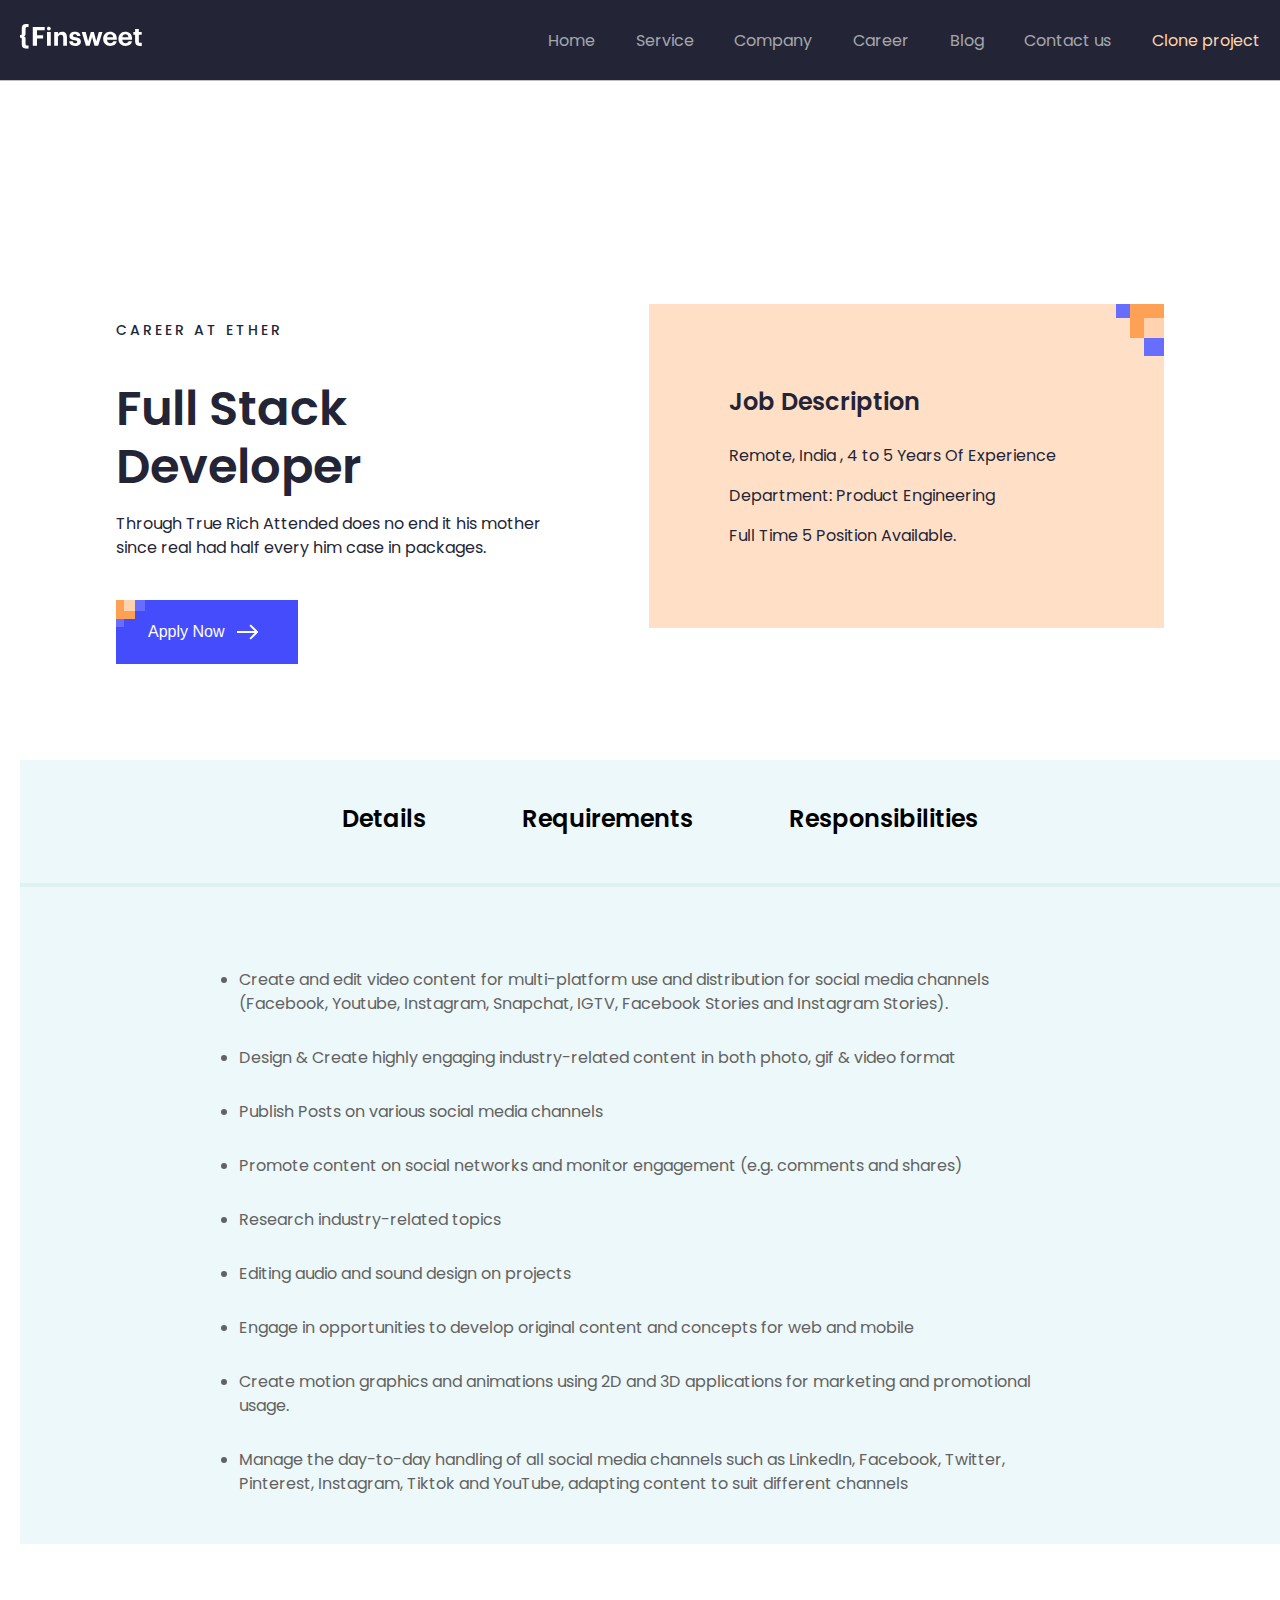
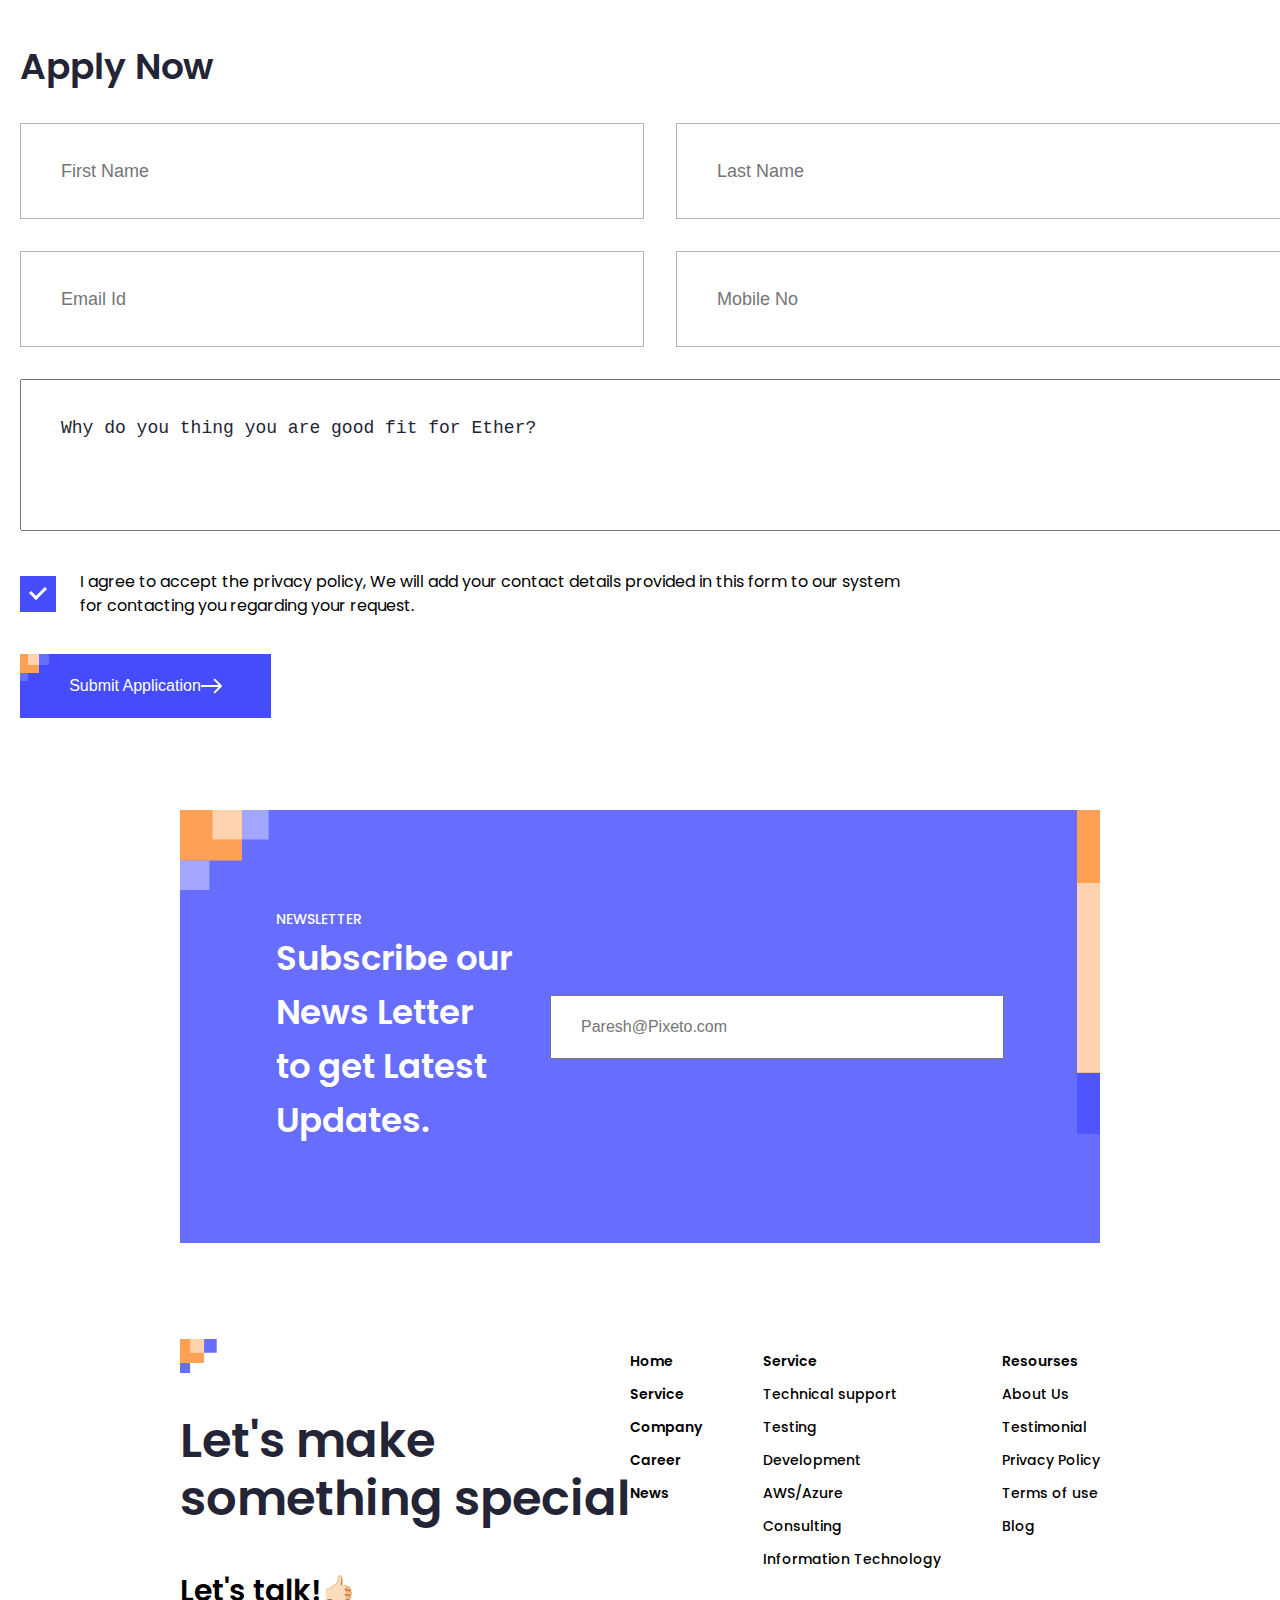
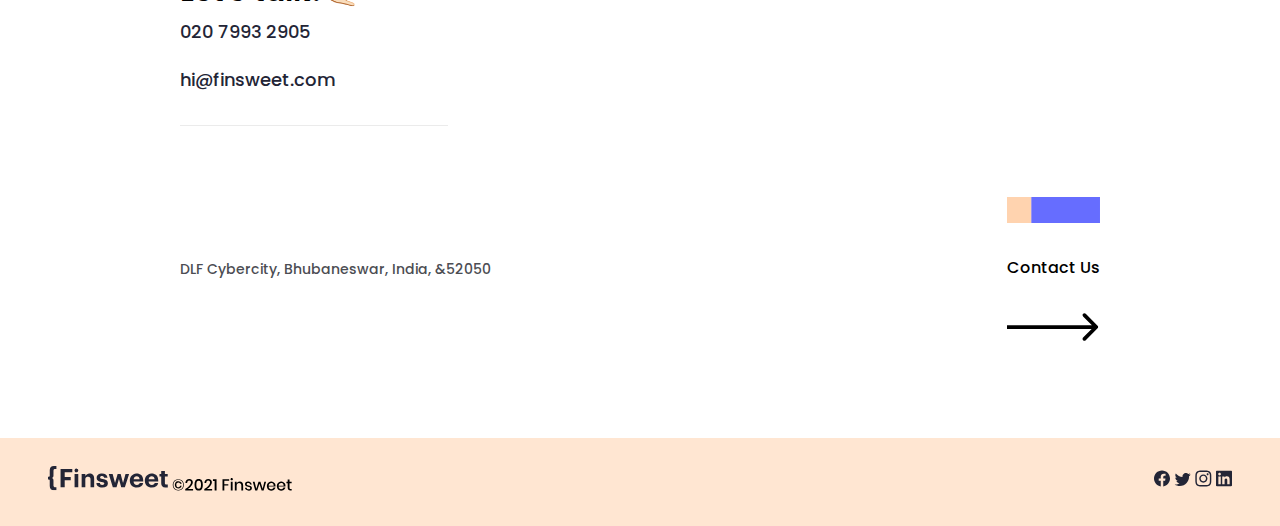
<file: pages/career_inner/index.html>
<!DOCTYPE html>
<html lang="en">
<head>
    <head>
        <meta charset="UTF-8" />
        <meta name="viewport" content="width=device-width, initial-scale=1.0" />
        <title>Finsweet Agency | Career Inner</title>
        <!-- ---- favicon ico ----- -->
        <link
          rel="apple-touch-icon"
          sizes="180x180"
          href="../../public/favicon_io/apple-touch-icon.png"
        />
        <link
          rel="icon"
          type="image/png"
          sizes="32x32"
          href="../../public/favicon_io/favicon-32x32.png"
        />
    
        <link
          sizes="64x64"
          type="image/png"
          rel="icon"
          href="../../public/favicon_io/android-chrome-512x512.png"
        />
    
        <link rel="manifest" href="../../public/favicon_io/site.webmanifest" />
    
        <!------- Poppins font -------->
    
        <link
          href="https://fonts.googleapis.com/css2?family=Poppins:wght@400;500;600&display=swap"
          rel="stylesheet"
        />
    
        <!-- --------- main css --------- -->
        <link rel="stylesheet" href="../../style.css" />
        <link rel="stylesheet" href="./style.css">
      </head>
</head>
<body>
     <!-- ------------- header section start ----------- -->
     <header>
        <div class="container">
          <nav>
            <a href="#">
              <img class="logo" src="../../public/icons/logo.svg" alt="logo" />
            </a>
  
            <ul class="list">
              <li class="list-item">
                <a href="../../index.html">Home</a>
              </li>
  
              <li class="list-item">
                <a href="../../pages/service/">Service</a>
              </li>
  
              <li class="list-item">
                <a href="../../pages/company/">Company</a>
              </li>
  
              <li class="list-item">
                <a href="../../pages/career/">Career</a>
              </li>
  
              <li class="list-item">
                <a href="">Blog</a>
              </li>
  
              <li class="list-item">
                <a href="../contact/">Contact us</a>
              </li>
  
              <li class="list-item">
                <a class="clone" href="#">Clone project</a>
              </li>
            </ul>
          </nav>
        </div>
     </header>
     <!--------------- header section end ------------->
     
    <main id="career_inner">

      <!-- === Ether section start === -->
      <section id="ether">

        <div class="container">

          <div class="wrapper">

            <div class="left">

              <p class="title">CAREEr AT ETHER</p>

              <h2>Full Stack Developer</h2>

              <p>Through True Rich Attended does no end it his mother <br> since real had half every him case in packages.</p>

              <button>
                <img class="btn-corner" src="../../public/icons/rightbtncorner.svg" alt="corner">

                <a href="#">Apply Now</a>

                <img class="arrow" src="../../public/icons/rightarrowwhite.svg" alt="arrow">
              </button>
            </div>

            <div class="right">

              <div class="card">

                <img class="corner" src="../../public/icons/rightcorner.svg" alt="corner">

                <h4>Job Description</h4>

                <p>Remote, India , 4 to 5 Years Of Experience</p>

                <p>Department: Product Engineering</p>

                <p>Full Time 5 Position Available.</p>
              </div>

            </div>

          </div>

        </div>

      </section> 
      <!-- === Ether section end === -->


      <!-- === Details section start === -->
      <section id="details">
        <div class="container">
          <div class="wrapper">

            <nav>
              <a href="#">Details</a>
              <a href="#">Requirements</a>
              <a href="#">Responsibilities</a>
            </nav>
            <div class="line"></div>
            <ul>
              <li>Create and edit video content for multi-platform use and distribution for social media channels (Facebook, Youtube, Instagram, Snapchat, IGTV, Facebook Stories and Instagram Stories).</li>

              <li>Design & Create highly engaging industry-related content in both photo, gif & video format</li>

              <li>Publish Posts on various social media channels</li>

              <li>Promote content on social networks and monitor engagement (e.g. comments and shares)</li>

              <li>Research industry-related topics</li>

              <li>Editing audio and sound design on projects</li>

              <li>Engage in opportunities to develop original content and concepts for web and mobile</li>

              <li>Create motion graphics and animations using 2D and 3D applications for marketing and promotional usage.</li>

              <li>Manage the day-to-day handling of all social media channels such as LinkedIn, Facebook, Twitter, Pinterest, Instagram, Tiktok and YouTube, adapting content to suit different channels</li>
            </ul>

          </div>
        </div>
      </section>
      <!-- === Details section end === -->


      <!-- === Form section start === -->
      <section id="form">

        <div class="container">

          <div class="wrapper">

            <h3>Apply Now</h3>
            <div class="double-wrapper">

              <div class="left">
                <input type="text" placeholder="First Name">
                <input type="email" placeholder="Email Id">
              </div>
  
              <div class="right">
                <input type="text" placeholder="Last Name">
                <input type="text" placeholder="Mobile No">
              </div>

            </div>

            <textarea name="form" id="123" cols="157" rows="10" placeholder="Why do you thing you are good fit for Ether?"></textarea>

            <div class="checktext">
              <img src="../../public/icons/Checkmark.svg" alt="checkmark">
              <p>I agree to accept the privacy policy,  We will add your contact details provided in this form to our system <br> for contacting you regarding your request.</p>
            </div>

            <button class="submit">
              <img class="btn-corner" src="../../public/icons/btn-corner.svg" alt="corner">

              <a href="#">Submit Application</a>

              <img src="../../public/icons/rightarrowwhite.svg" alt="white">
            </button>
          </div>

        </div>

      </section>
      <!-- === Form section end === -->

      <!----------- Special section start ---------->
      <section id="special">

        <div class="container">

          <div class="newsletter-box">
            <div class="shapes">
              <img class="corner" src="../../public/images/mailcorner.svg" alt="corner">
              <img class="line" src="../../public/images/mailright.svg" alt="corner">
            </div>

            <div class="left">
              <small>NEWSLETTER</small>
              <h2>Subscribe our News Letter <br>
                to get Latest Updates.</h2>
            </div>

            <div class="right">
              <input type="email" placeholder="Paresh@Pixeto.com">
            </div>

          </div>

          <div class="foot-container">
            <div class="left">

              <img src="../../public/icons/specialcorner.svg" alt="corner">

              <h1 class="special-title" >Let's make <br>
                something special</h1>

                <p class="talk-okay">Let's talk!🤙🏻</p>

              <p class="number">020 7993 2905</p>
              <p class="email">hi@finsweet.com</p>

              <img src="../../public/icons/thinline.svg" alt="thin">

            </div>

            <div class="right">
              <div class="list-container">
                <div class="menu">
                  <div class="menu-item bold">Home</div>
                  <div class="menu-item bold">Service</div>
                  <div class="menu-item bold">Company</div>
                  <div class="menu-item bold">Career</div>
                  <div class="menu-item bold">News</div>
                </div>

                <div class="menu">
                  <div class="menu-item bold">Service</div>
                  <div class="menu-item">Technical support</div>
                  <div class="menu-item">Testing</div>
                  <div class="menu-item">Development</div>
                  <div class="menu-item">AWS/Azure </div>
                  <div class="menu-item">Consulting</div>
                  <div class="menu-item">Information Technology</div>
                </div>

                <div class="menu">
                  <div class="menu-item bold">Resourses</div>
                  <div class="menu-item">About Us</div>
                  <div class="menu-item">Testimonial</div>
                  <div class="menu-item">Privacy Policy</div>
                  <div class="menu-item">Terms of use</div>
                  <div class="menu-item">Blog</div>
                </div>
              </div>
            </div>

            
          </div>

          <div class="foot-bottom">

            <div class="left">
              <p>DLF Cybercity, Bhubaneswar, 
                India, &52050</p>
            </div>
            <div class="right">
              <img src="../../public/icons/contactshape.svg" alt="shape">
            <span>Contact Us</span>
            <img src="../../public/icons/rightarrowblack.svg" alt="black arrow">
            </div>

          </div>

        </div>

      </section>
      <!----------- Special section end ---------->
    </main>

    <footer>
      <div class="container">
        
        <div class="wrapper">

          <div class="leftt">
            <img src="../../public/icons/footlogo.svg" alt="logo">
            <img src="../../public/icons/footcopyright.svg" alt="copy">
          </div>
  
          
          <div class="rightt">
            <img src="../../public/icons/facebook.svg" alt="facebook">
            <img src="../../public/icons/twitter.svg" alt="twitter">
            <img src="../../public/icons/insta.svg" alt="insta">
            <img src="../../public/icons/linkedin.svg" alt="linkedin">
          </div>

        </div>
    </footer>
</body>
</html>
</file>
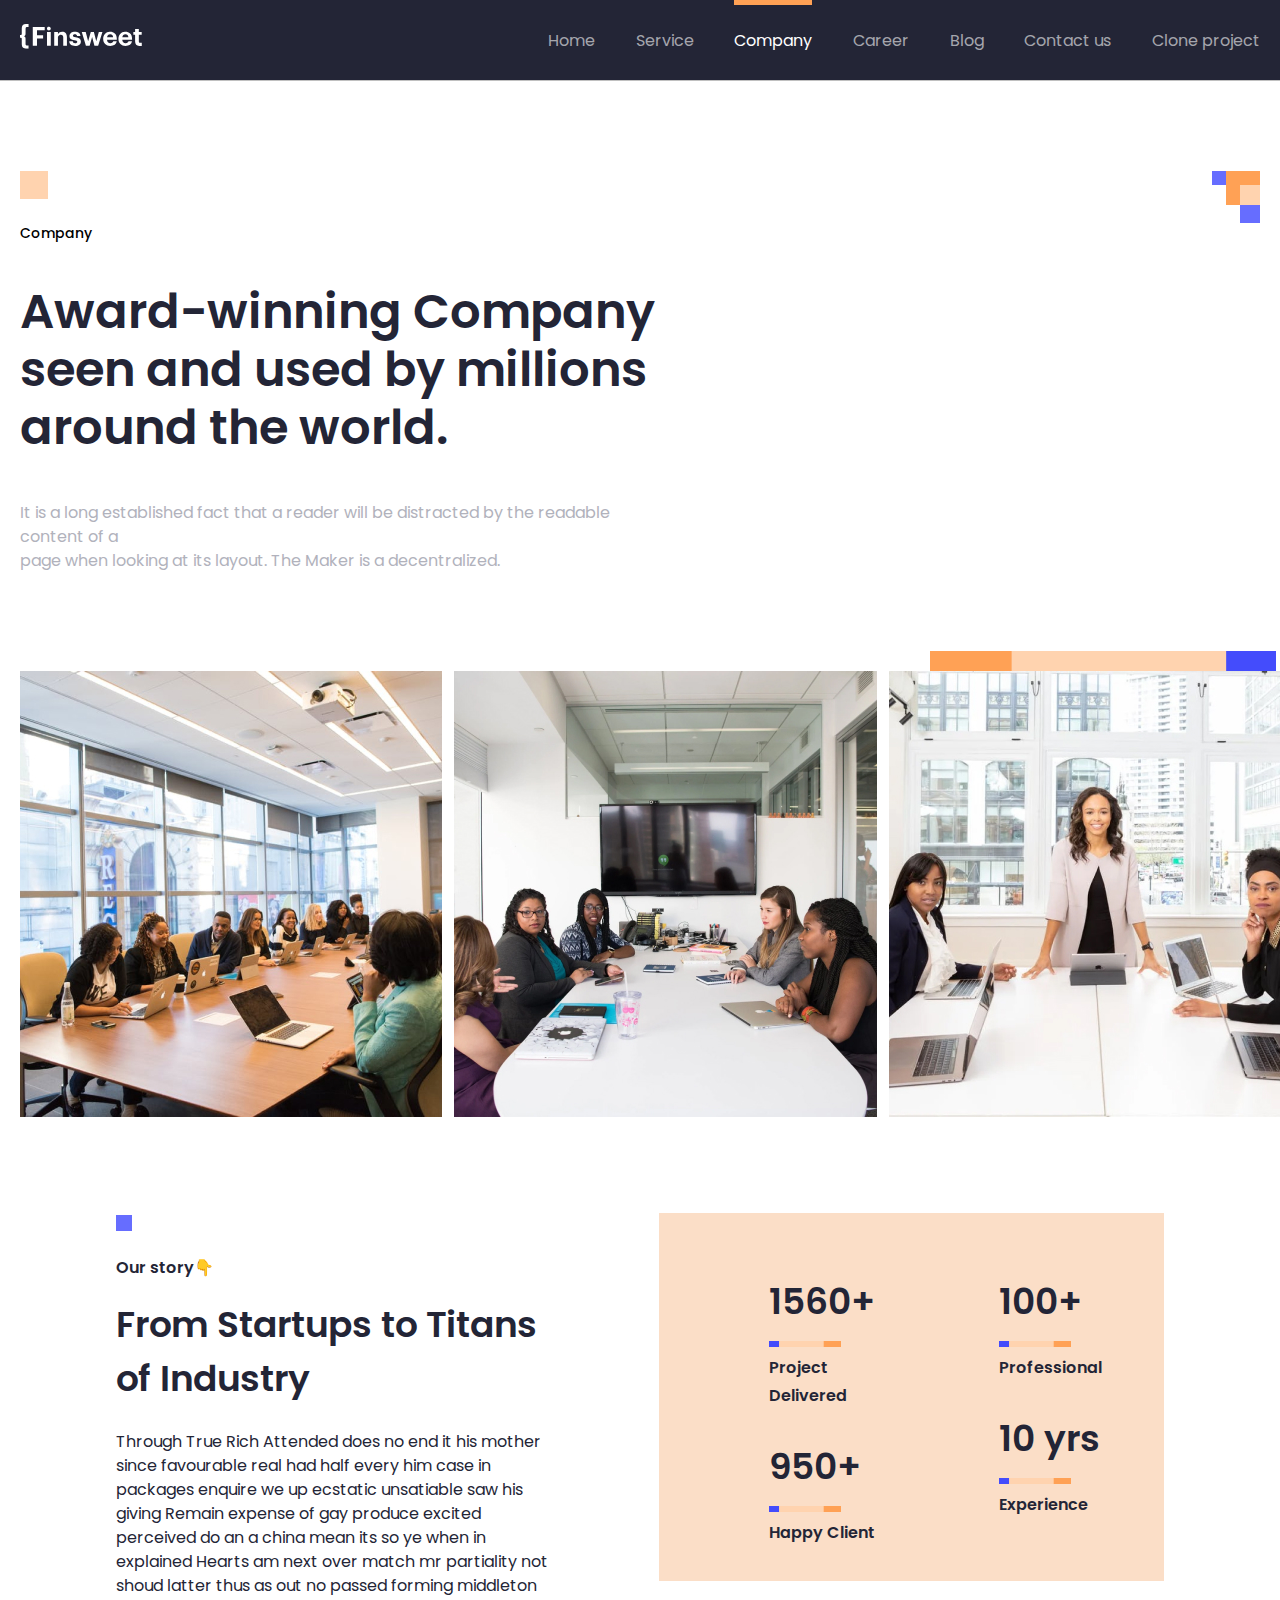
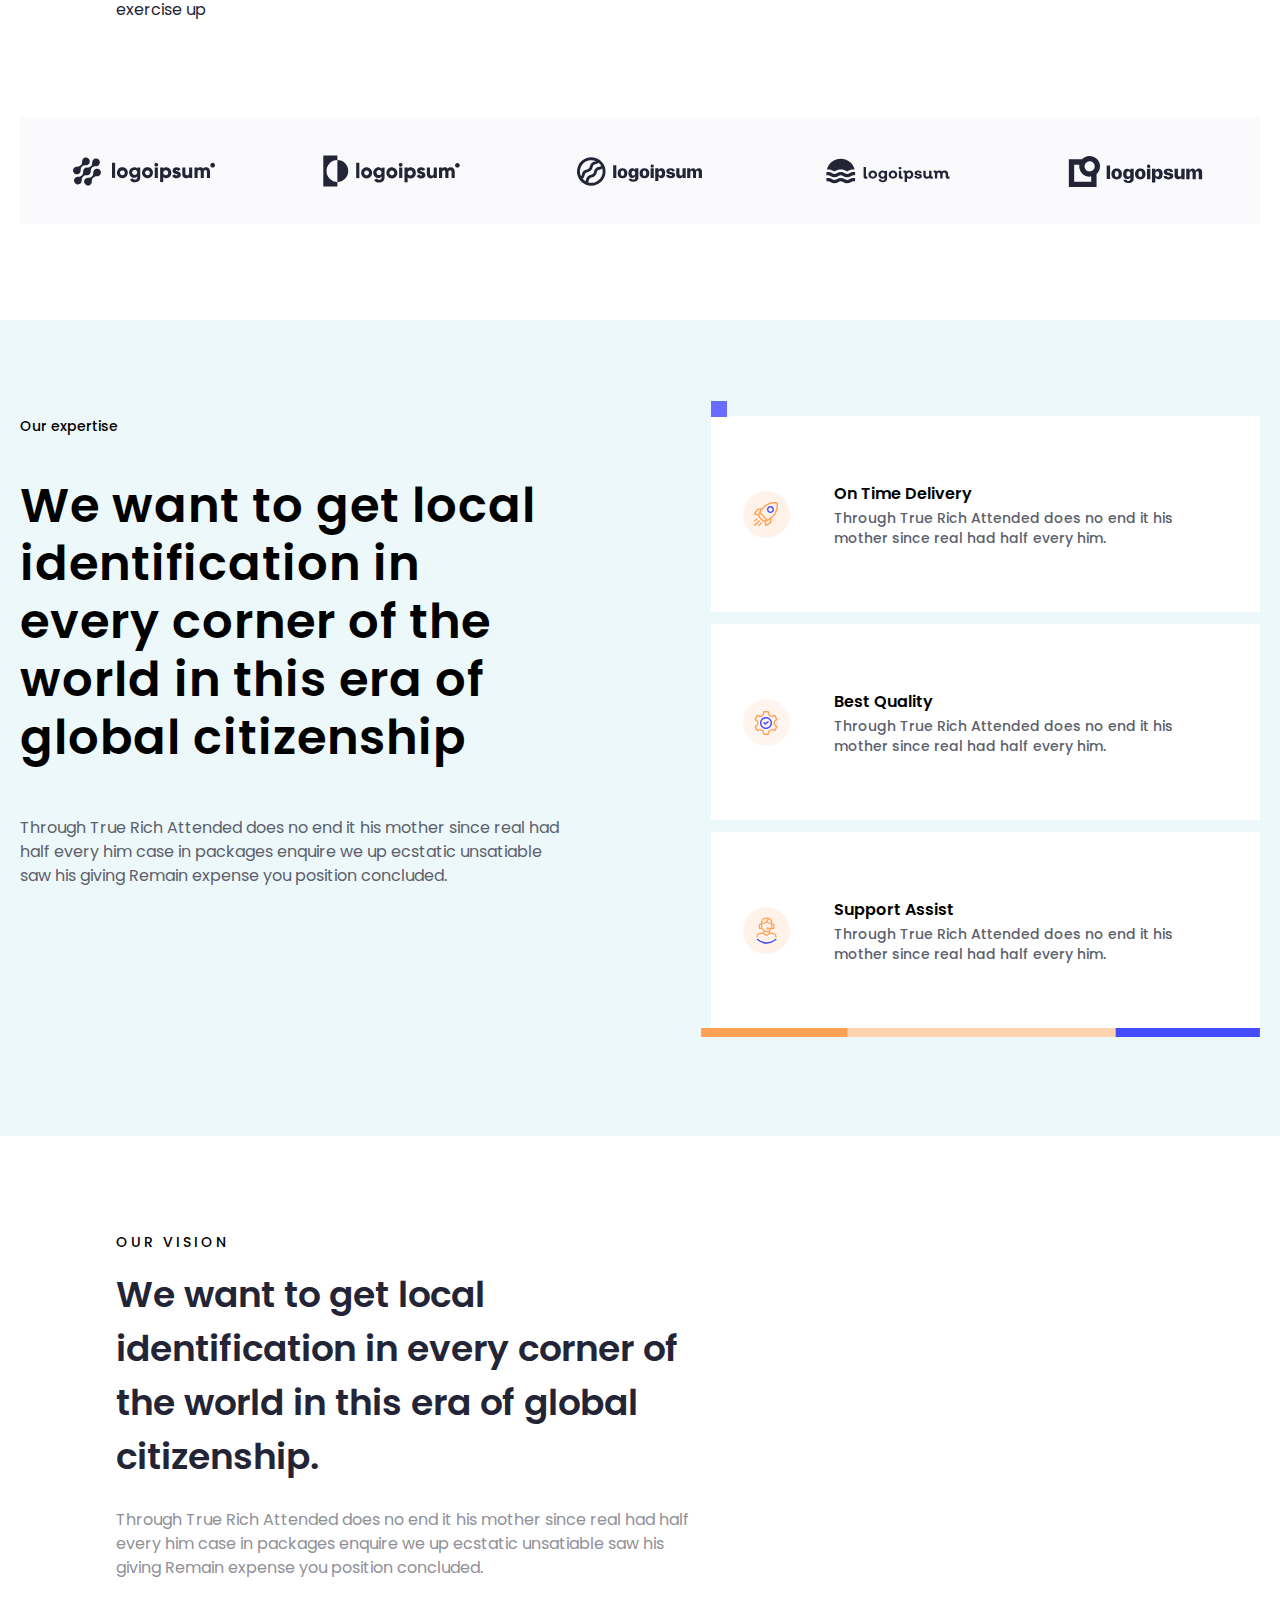
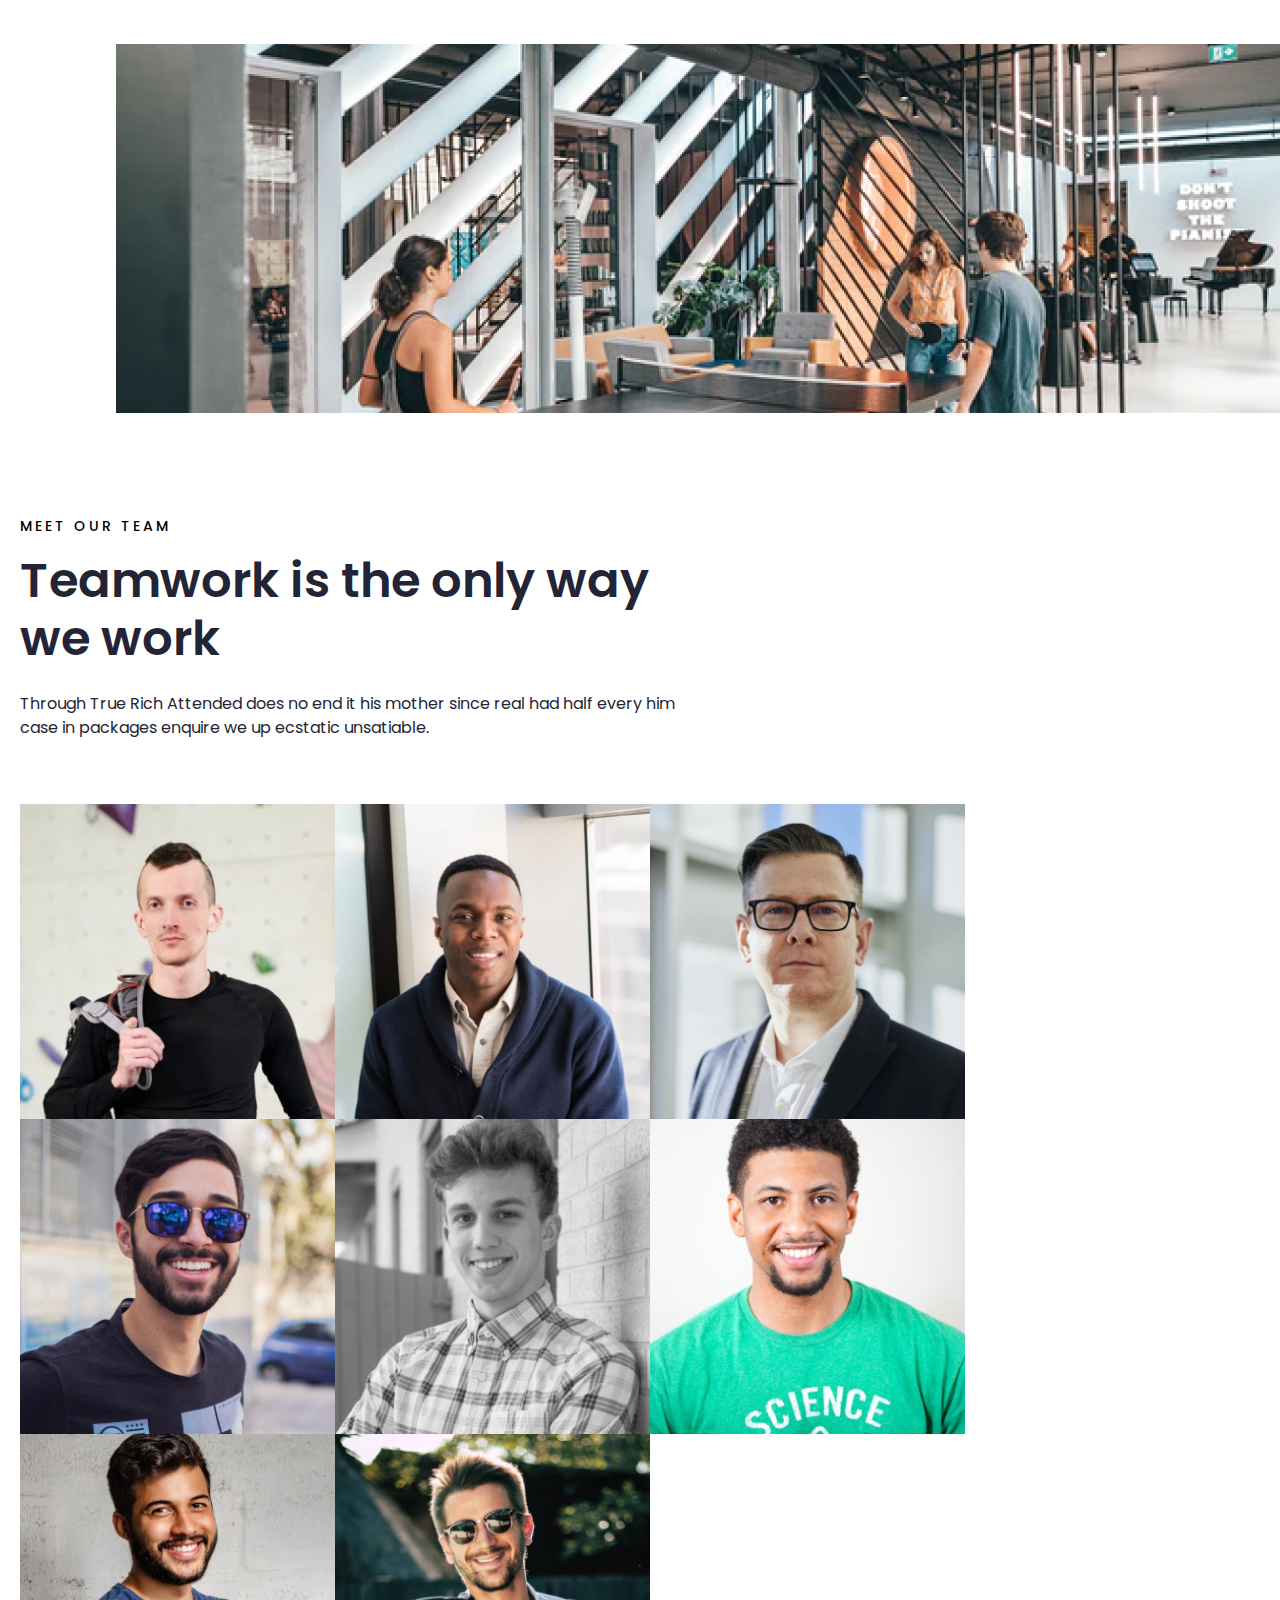
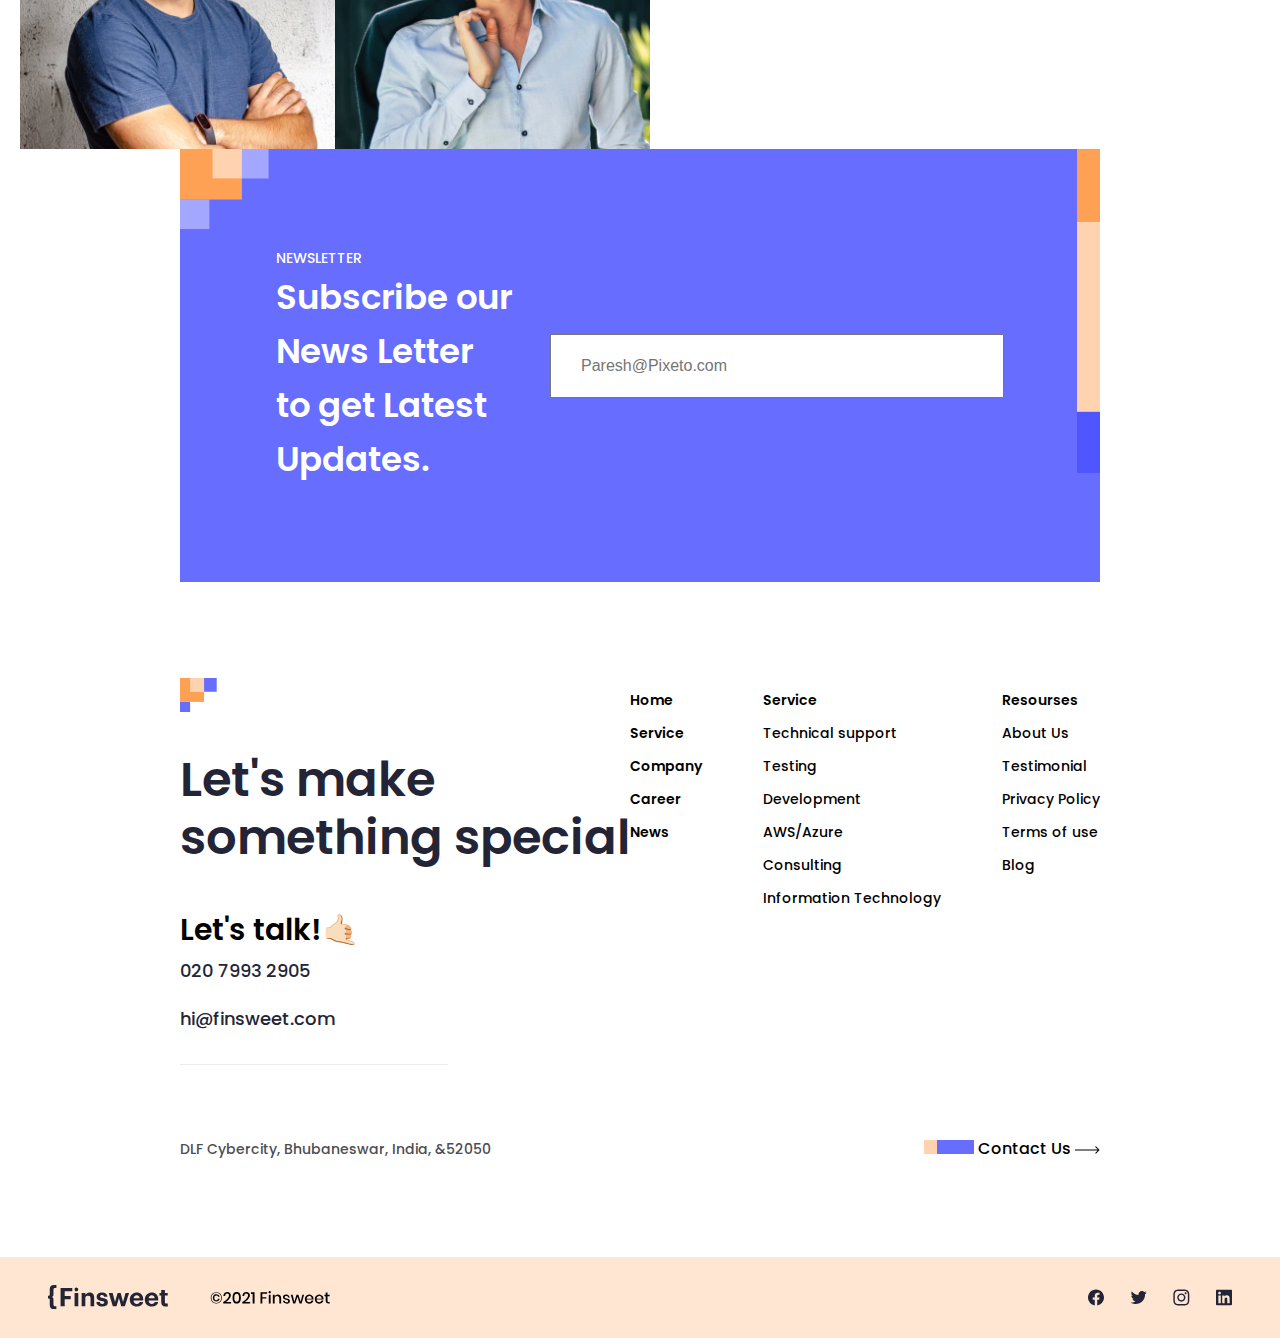
<file: pages/company/index.html>
<!DOCTYPE html>
<html lang="en">
<head>
    <meta charset="UTF-8">
    <meta name="viewport" content="width=device-width, initial-scale=1.0">
    <title>Finsweet Agency |  Company</title>
    <!-- ---- favicon ico ----- -->
    <link
      rel="apple-touch-icon"
      sizes="180x180"
      href="../../public/favicon_io/apple-touch-icon.png"
    />
    <link
      rel="icon"
      type="image/png"
      sizes="32x32"
      href="../../public/favicon_io/favicon-32x32.png"
    />

    <link
      sizes="64x64"
      type="image/png"
      rel="icon"
      href="../../public/favicon_io/android-chrome-512x512.png"
    />

    <link rel="manifest" href="../../public/favicon_io/site.webmanifest" />

    <!------- Poppins font -------->

    <link
      href="https://fonts.googleapis.com/css2?family=Poppins:wght@400;500;600&display=swap"
      rel="stylesheet"
    />

    <!-- --------- main css --------- -->
    <link rel="stylesheet" href="../../style.css" />
    <link rel="stylesheet" href="../service/service.css">
    <link rel="stylesheet" href="./style.css">
</head>
<body>
      <!---=================Header start ============-->
  <header>
    <div class="container">
      <nav>
        <a href="#">
          <img class="logo" src="../../public/icons/logo.svg" alt="logo" />
        </a>

        <ul class="list">
          <li class="list-item">
            <a href="../../index.html">Home</a>
          </li>

          <li class="list-item">
            <a href="../../pages/service/index.html">Service</a>
          </li>

          <li class="list-item">
            <a href="../../pages/company/index.html" class="active-link">Company</a>
          </li>

          <li class="list-item">
            <a href="../../pages/career/">Career</a>
          </li>

          <li class="list-item">
            <a href="../../pages/blog/">Blog</a>
          </li>

          <li class="list-item">
            <a href="../contact/">Contact us</a>
          </li>

          <li class="list-item">
            <a href="#">Clone project</a>
          </li>
        </ul>
      </nav>
    </div>
  </header>
  <!---=================Header end ============-->
  <main id="company">
<!-- ===========Intro section start======== -->
    <section id="intro">
      <div class="container">
        <div class="wrapper">
          <div class="left">

            <img class="cube" src="../../public/icons/orange-cube.svg" alt="cube">

            <h6>Company</h6>

            <h1>Award-winning Company <br> seen and used by millions <br> around the world.</h1>
            <p>It is a long established fact that a reader will be distracted by the readable content of a <br> page when looking at its layout. The Maker is a decentralized. </p>

          </div>
          <div class="right">
            <img class="corner" src="../../public/icons/com-right-corner.svg" alt="thick-line">
          </div>
        </div>
      </div>
    </section>

    <section id="cards">
      <div class="container">
        <div class="card-container">

          <div class="card">
            <img src="../../public/images/com-img1.jpeg" alt="com">
          </div>
          <div class="card">
            <img src="../../public/images/com-img2.jpeg" alt="com">
          </div>
          <div class="card">
            <img class="third-card" src="../../public/images/com-img3.jpeg" alt="com">
          </div>

          <img class="thick-line" src="../../public/icons/thick-line.svg" alt="line">

        </div>
      </div>
    </section>
<!-- ===========Intro section end======== -->

    <!-- ===========Story section start======== -->
    <section id="story">

      <div class="container">

        <div class="wrapper">

          <div class="left">
            <img src="../../public/icons/violet-cube.svg" alt="viocube">
            <h6>Our story👇</h6>
            <h1>From Startups to Titans of Industry</h1>
            <p>Through True Rich Attended does no end it his mother since favourable real had half every him case in packages enquire we up ecstatic unsatiable saw his giving Remain expense of gay produce excited perceived do an a china mean its so ye when in explained Hearts am next over match mr partiality not shoud latter thus as out no passed forming middleton exercise up</p>
          </div>

          <div class="right">
            <div class="double-wrapper">
              <div class="card-wrapper">
                <h2>1560+</h2>
                <img src="../../public/icons/storyline.svg" alt="line">
                <p>Project Delivered</p>
              </div>

              <div class="card-wrapper">
                <h2>950+</h2>
                <img src="../../public/icons/storyline.svg" alt="line">
                <p>Happy Client</p>
              </div>

            </div>
            
            <div class="double-wrapper">
              <div class="card-wrapper">
                <h2>100+</h2>
                <img src="../../public/icons/storyline.svg" alt="line">
                <p>Professional</p>
              </div>

              <div class="card-wrapper">
                <h2>10 yrs</h2>
                <img src="../../public/icons/storyline.svg" alt="line">
                <p>Experience</p>
              </div>

            </div>
            
            
            

          </div>

        </div>

      </div>

    </section>
    <!-- ===========Story section end======== -->

    <!-- ===========Story footer section start===== -->
    <section id="story-footer">
      <div class="container">

        <div class="wrapper">
          <img src="../../public/icons/logo1.svg" alt="logo1">
          <img src="../../public/icons/logo2.svg" alt="logo2">
          <img src="../../public/icons/logo3.svg" alt="logo3">
          <img src="../../public/icons/logo4.svg" alt="logo4">
          <img src="../../public/icons/logo5.svg" alt="logo5">
        </div>

      </div>
    </section>
    <!-- ===========Story footer section end===== -->

    <!-- =========== Expertise section start ===== -->
    <section id="expertise">
      <div class="container">
        <div class="wrapper">

          <div class="left">
            <h5>Our expertise</h5>
            <h1>We want to get local identification in every corner of the world in this era of global citizenship</h1>
            <p>Through True Rich Attended does no end it his mother since real had half every him case in packages enquire we up ecstatic unsatiable saw his giving Remain expense you position concluded. </p>
          </div>

          <div class="right">
            <div class="card-parents">

              <div class="card first-card">

                <img class="viocube" src="../../public/icons/violet-cube.svg" alt="">

                <div class="left">
                  <img src="../../public/icons/rocket1.svg" alt="rocket">
                </div>
                <div class="right">
                  <h4>On Time Delivery</h4>
                  <p>Through True Rich Attended does no end it his mother since real had half every him.</p>
                </div>

              </div>

              <div class="card">

                <div class="left">
                  <img src="../../public/icons/setting.svg" alt="setting">
                </div>
                <div class="right">
                  <h4>Best Quality</h4>
                  <p>Through True Rich Attended does no end it his mother since real had half every him.</p>
                </div>

              </div>
              <div class="card last-card">

                <div class="left">
                  <img src="../../public/icons/assistt.svg" alt="assistent">
                </div>
                <div class="right">
                  <h4>Support Assist</h4>
                  <p>Through True Rich Attended does no end it his mother since real had half every him.</p>
                </div>

                <img class="bottomline" src="../../public/icons/expertbottomline.svg" alt="line">
              </div>

            </div>
          </div>
        </div>
      </div>
    </section>
    <!-- =========== Expertise section end ===== -->
    
    <!-- =========== Vision section end ===== -->
    <section id="vision">

      <div class="container">

        <div class="wrapper">

          <h5>Our VISION</h5>

          <h1>We want to get local identification in every corner of the world in this era of global citizenship.</h1>

          <p>Through True Rich Attended does no end it his mother since real had half every him case in packages enquire we up ecstatic unsatiable saw his giving Remain expense you position concluded. </p>

          <img src="../../public/images/activity-hall.jpg" alt="hall">

        </div>

      </div>

    </section>
    <!-- =========== Vision section end ===== -->

    <!-- =========== Team section start ===== -->
    <section id="team">
      <div class="container">
        <div class="wrapper">
          <h5>MEET OUR TEAM</h5>
          <h1>Teamwork is the only 
            way we work </h1>
            <p>Through True Rich Attended does no end it his mother since real had half every him case in packages enquire we up ecstatic unsatiable.</p>
        </div>

        <div class="images">
          <div class="portrait">
            
            <img src="../../public/images/Team 1.jpg" alt="team1">
            
            <div class="info">
              <h4>Javena Melo</h4>
              <p>Support Assist</p>
              <div class="socials">
                <img src="../../public/icons/wtwitter.svg" alt="">
                <img src="../../public/icons/winsta.svg" alt="">
                <img src="../../public/icons/wlinkedin.svg" alt="">
              </div>
            </div>
          </div>
          <div class="portrait">

            <img src="../../public/images/Team 2.jpg" alt="team1">
            
            <div class="info">
              <h4>Javena Melo</h4>
              <p>Support Assist</p>
              <div class="socials">
                <img src="../../public/icons/wtwitter.svg" alt="">
                <img src="../../public/icons/winsta.svg" alt="">
                <img src="../../public/icons/wlinkedin.svg" alt="">
              </div>
            </div>
          </div>
          <div class="portrait">

            <img src="../../public/images/Team 3.jpg" alt="team1">
            
            <div class="info">
              <h4>Javena Melo</h4>
              <p>Support Assist</p>
              <div class="socials">
                <img src="../../public/icons/wtwitter.svg" alt="">
                <img src="../../public/icons/winsta.svg" alt="">
                <img src="../../public/icons/wlinkedin.svg" alt="">
              </div>
            </div>
          </div>
          <div class="portrait">

            <img src="../../public/images/Team 4.jpg" alt="team1">
            
            <div class="info">
              <h4>Javena Melo</h4>
              <p>Support Assist</p>
              <div class="socials">
                <img src="../../public/icons/wtwitter.svg" alt="">
                <img src="../../public/icons/winsta.svg" alt="">
                <img src="../../public/icons/wlinkedin.svg" alt="">
              </div>
            </div>
          </div>
          <div class="portrait">

            <img src="../../public/images/Team 5.jpg" alt="team1">
            
            <div class="info">
              <h4>Javena Melo</h4>
              <p>Support Assist</p>
              <div class="socials">
                <img src="../../public/icons/wtwitter.svg" alt="">
                <img src="../../public/icons/winsta.svg" alt="">
                <img src="../../public/icons/wlinkedin.svg" alt="">
              </div>
            </div>
          </div>
          <div class="portrait">

            <img src="../../public/images/Team 6.jpg" alt="team1">
            
            <div class="info">
              <h4>Javena Melo</h4>
              <p>Support Assist</p>
              <div class="socials">
                <img src="../../public/icons/wtwitter.svg" alt="">
                <img src="../../public/icons/winsta.svg" alt="">
                <img src="../../public/icons/wlinkedin.svg" alt="">
              </div>
            </div>
          </div>
          <div class="portrait">

            <img src="../../public/images/Team 7.jpg" alt="team1">
            
            <div class="info">
              <h4>Javena Melo</h4>
              <p>Support Assist</p>
              <div class="socials">
                <img src="../../public/icons/wtwitter.svg" alt="">
                <img src="../../public/icons/winsta.svg" alt="">
                <img src="../../public/icons/wlinkedin.svg" alt="">
              </div>
            </div>
          </div>
          <div class="portrait">

            <img src="../../public/images/Team 8.jpg" alt="team1">
            
            <div class="info">
              <h4>Javena Melo</h4>
              <p>Support Assist</p>
              <div class="socials">
                <img src="../../public/icons/wtwitter.svg" alt="">
                <img src="../../public/icons/winsta.svg" alt="">
                <img src="../../public/icons/wlinkedin.svg" alt="">
              </div>
            </div>
          </div>

          <!-- <img src="../../public/images/Team 2.jpg" alt="team1">
          <img src="../../public/images/Team 3.jpg" alt="team1">
          <img src="../../public/images/Team 4.jpg" alt="team1">
          <img src="../../public/images/Team 5.jpg" alt="team1">
          <img src="../../public/images/Team 6.jpg" alt="team1">
          <img src="../../public/images/Team 7.jpg" alt="team1">
          <img src="../../public/images/Team 8.jpg" alt="team1"> -->

        </div>
      </div>
    </section>
    <!-- =========== Team section end ===== -->

    <!-- ====== Special section start ==== -->
    <section id="special">

      <div class="container">

        <div class="newsletter-box">
          <div class="shapes">
            <img class="corner" src="../../public/images/mailcorner.svg" alt="corner">
            <img class="line" src="../../public/images/mailright.svg" alt="corner">
          </div>

          <div class="left">
            <small>NEWSLETTER</small>
            <h2>Subscribe our News Letter <br>
              to get Latest Updates.</h2>
          </div>

          <div class="right">
            <input type="email" placeholder="Paresh@Pixeto.com">
          </div>

        </div>

        <div class="foot-container">
          <div class="left">

            <img src="../../public/icons/specialcorner.svg" alt="corner">

            <h1 class="special-title" >Let's make <br>
              something special</h1>

              <p class="talk-okay">Let's talk!🤙🏻</p>

            <p class="number">020 7993 2905</p>
            <p class="email">hi@finsweet.com</p>

            <img src="../../public/icons/thinline.svg" alt="thin">

          </div>

          <div class="right">
            <div class="list-container">
              <div class="menu">
                <div class="menu-item bold">Home</div>
                <div class="menu-item bold">Service</div>
                <div class="menu-item bold">Company</div>
                <div class="menu-item bold">Career</div>
                <div class="menu-item bold">News</div>
              </div>

              <div class="menu">
                <div class="menu-item bold">Service</div>
                <div class="menu-item">Technical support</div>
                <div class="menu-item">Testing</div>
                <div class="menu-item">Development</div>
                <div class="menu-item">AWS/Azure </div>
                <div class="menu-item">Consulting</div>
                <div class="menu-item">Information Technology</div>
              </div>

              <div class="menu">
                <div class="menu-item bold">Resourses</div>
                <div class="menu-item">About Us</div>
                <div class="menu-item">Testimonial</div>
                <div class="menu-item">Privacy Policy</div>
                <div class="menu-item">Terms of use</div>
                <div class="menu-item">Blog</div>
              </div>
            </div>
          </div>

          
        </div>

        <div class="foot-bottom">

          <div class="left">
            <p>DLF Cybercity, Bhubaneswar, 
              India, &52050</p>
          </div>
          <div class="right">
            <img src="../../public/icons/contactshape.svg" alt="shape">
          <span>Contact Us</span>
          <img src="../../public/icons/rightarrowblack.svg" alt="black arrow">
          </div>

        </div>

      </div>

    </section>
    <!-- ====== Special section end ===== -->
  </main>

    <!-- ====== Footer start ===== -->
  <footer>
    <div class="container">
      <div class="wrapper">

        <div class="left">
          <img src="../../public/icons/footlogo.svg" alt="logo">
          <img src="../../public/icons/footcopyright.svg" alt="copy">
        </div>

        
        <div class="right">
          <img src="../../public/icons/facebook.svg" alt="facebook">
          <img src="../../public/icons/twitter.svg" alt="twitter">
          <img src="../../public/icons/insta.svg" alt="insta">
          <img src="../../public/icons/linkedin.svg" alt="linkedin">
        </div>

      </div>
  </footer>
    <!-- ====== Footer end ===== -->

</body>
</html>
</file>
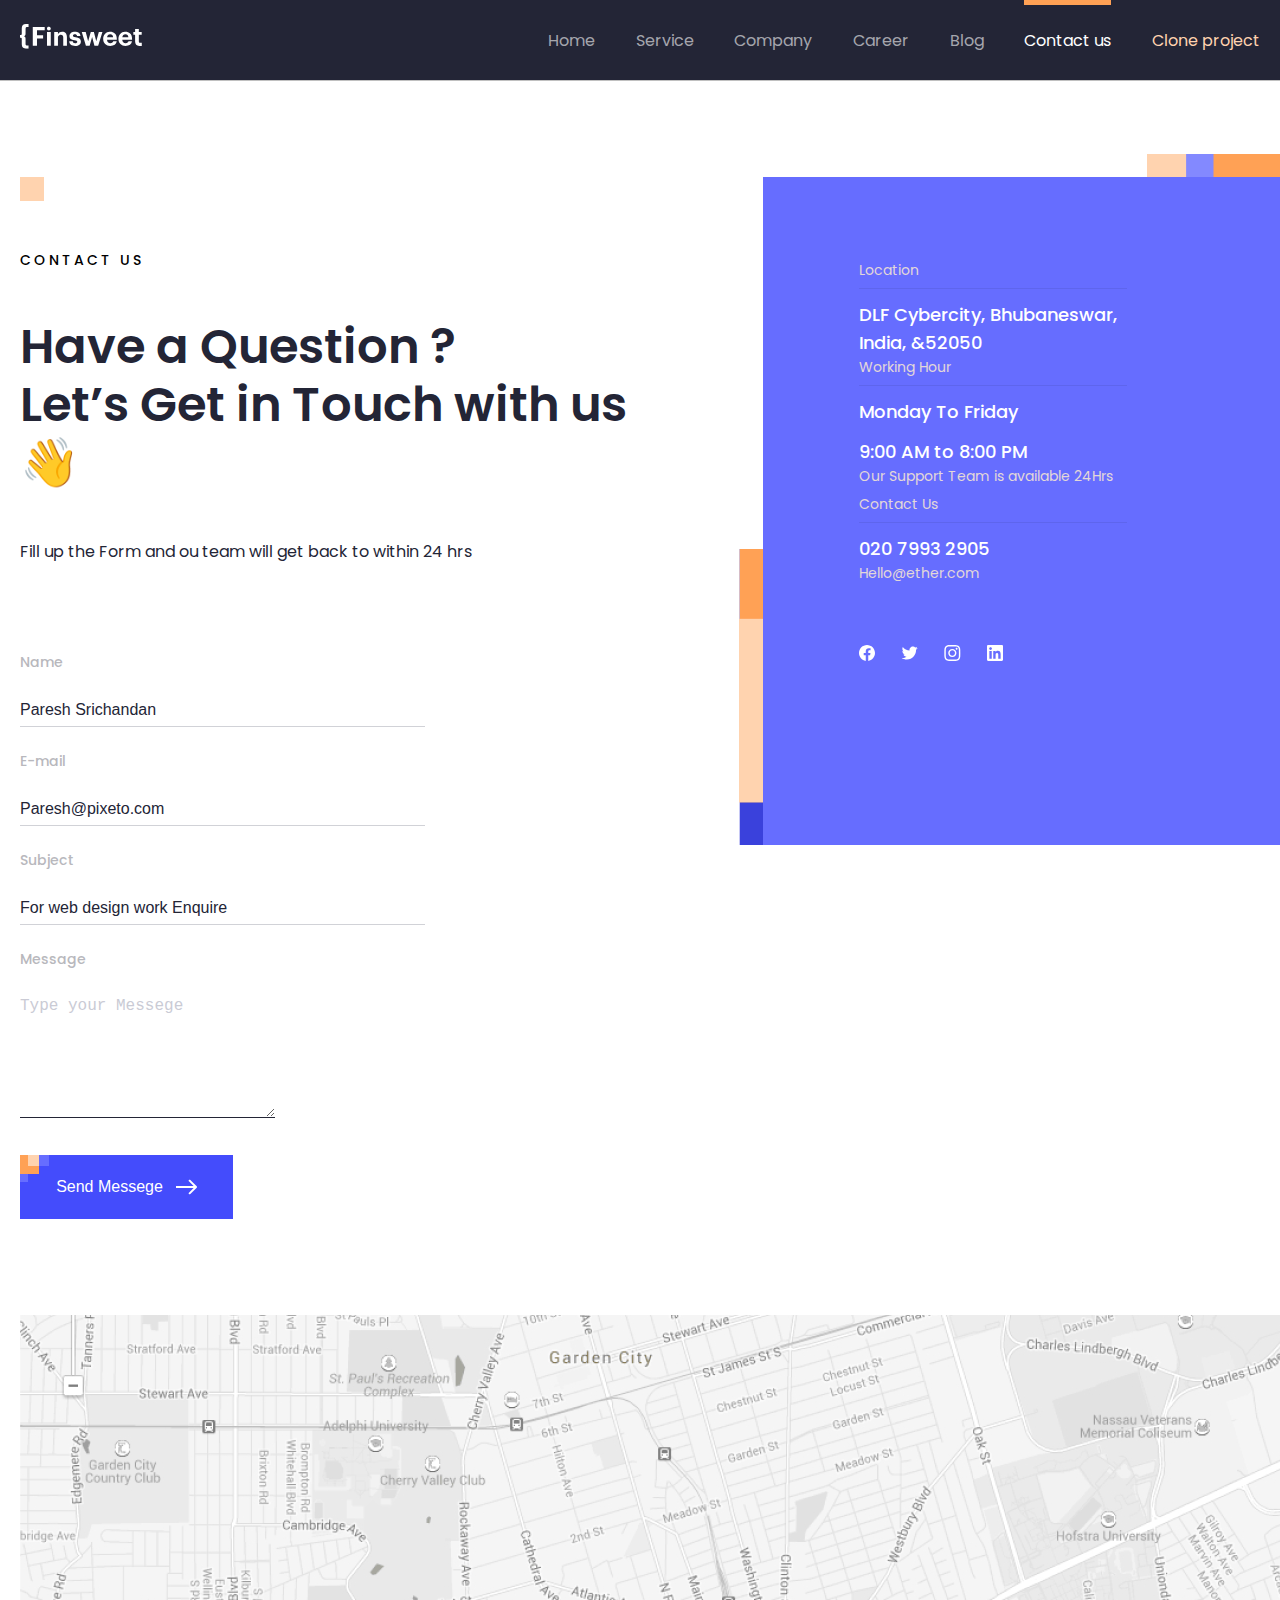
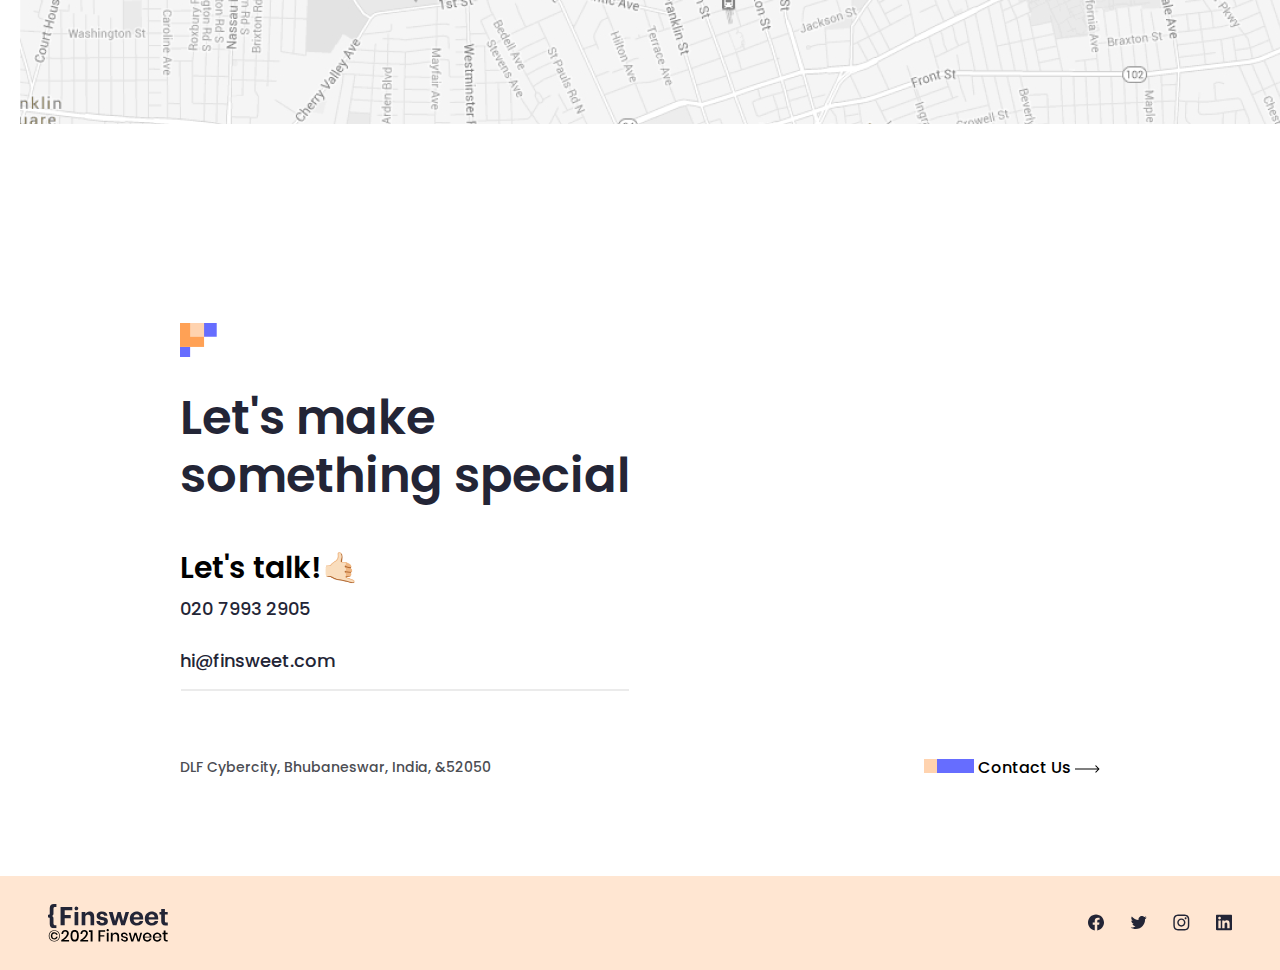
<file: pages/contact/index.html>
<!DOCTYPE html>
<html lang="en">
  <head>

      <meta charset="UTF-8" />
      <meta name="viewport" content="width=device-width, initial-scale=1.0" />
      <title>Finsweet Agency |  Conact us</title>
      <!-- ---- favicon ico ----- -->
      <link
        rel="apple-touch-icon"
        sizes="180x180"
        href="../../public/favicon_io/apple-touch-icon.png"
      />
      <link
        rel="icon"
        type="image/png"
        sizes="32x32"
        href="../../public/favicon_io/favicon-32x32.png"
      />
  
      <link
        sizes="64x64"
        type="image/png"
        rel="icon"
        href="../../public/favicon_io/android-chrome-512x512.png"
      />
  
      <link rel="manifest" href="../../public/favicon_io/site.webmanifest" />
  
      <!------- Poppins font -------->
  
      <link
        href="https://fonts.googleapis.com/css2?family=Poppins:wght@400;500;600&display=swap"
        rel="stylesheet"
      />
  
      <!-- --------- main css --------- -->
      <link rel="stylesheet" href="../../style.css" />
      <link rel="stylesheet" href="./style.css">
  </head>
<body>
  <!---=================Header start ============-->
  <header>
    <div class="container">
      <nav>
        <a href="#">
          <img class="logo" src="../../public/icons/logo.svg" alt="logo" />
        </a>

        <ul class="list">
          <li class="list-item">
            <a href="../../index.html">Home</a>
          </li>

          <li class="list-item">
            <a href="../service/index.html">Service</a>
          </li>

          <li class="list-item">
            <a href="../../pages/company/index.html">Company</a>
          </li>

          <li class="list-item">
            <a href="../../pages/career/">Career</a>
          </li>

          <li class="list-item">
            <a href="../../pages/blog/">Blog</a>
          </li>

          <li class="list-item">
            <a href="../../pages/contact/" class="active-link">Contact us</a>
          </li>

          <li class="list-item">
            <a class="clone" href="#">Clone project</a>
          </li>
        </ul>
      </nav>
    </div>
  </header>
  <!---=================Header end ============-->
  <main id="contact">

    <section id="form">

        <div class="container">
            <div class="wrapper">

                <div class="left">

                    <img class="cube" src="../../public/icons/orange-cube.svg" alt="cube">

                    <br>
                    <small class="title">CONTACT US</small>

                    <h2>Have a Question ? <br>
                        Let’s Get in Touch with us 👋
                    </h2>
                    
                    <p>
                        Fill up the Form  and ou team will get back to within 24 hrs
                    </p>
                        
                    <form>
                        <label for="username">Name</label>
                        <br>
                        <input type="text" id="username" placeholder="Paresh Srichandan">
                        <br>
                        <label for="email">E-mail</label>
                        <br>
                        <input type="email" id="email" placeholder="Paresh@pixeto.com">
                        <br>
                        <label for="subject">Subject</label>
                        <br>
                        <input id="subject" placeholder="For web design work Enquire ">
                        <br>
                        <label for="textarea">Message</label>
                        <br>
                        <textarea name="" id="textarea" cols="30" placeholder="Type your Messege" rows="10"></textarea>
                    </form>

                    <button class="send__btn">
                        <img class="btn__corner" src="../../public/icons/rightbtncorner.svg" alt="sss">
                        <a href="#">Send Messege</a>
                        <img src="../../public/icons/rightarrowwhite.svg" alt="">
                    </button>

                </div>

                <div class="right">
                     <img class="top__icon" src="../../public/icons/top_icon.svg" alt="line">

                    <img class="left_icon" src="../../public/icons/thicklinenewleft.svg" alt="line">
                    <small class="small__text bottom__line">Location</small>
                    <p class="bold__text">DLF Cybercity, Bhubaneswar, <br> 
                        India, &52050
                    </p>
                    <p class="bottom__line small__text">
                        Working Hour
                    </p>
                    <p class="bold__text">Monday To Friday</p>
                    <p class="bold__text">9:00 AM to 8:00 PM </p>
                    <p class="small__text">Our Support Team is available 24Hrs</p>
                    <p class="bottom__line small__text">Contact Us</p>
                    <p class="bold__text">020 7993 2905</p>
                    <p class="small__text">Hello@ether.com</p>
                    <div class="socials">
                        <img src="../../public/icons/facebookw.svg" alt="facebook">
                        <img src="../../public/icons/twitterw.svg" alt="twitter">
                        <img src="../../public/icons/instaw.svg" alt="insta">
                        <img src="../../public/icons/linkedinw.svg" alt="insta">
                    </div>
                </div>

            </div>
                <img class="map" src="../../public/images/Map.jpg" alt="map">

        </div>
    </section>




    <!--======= Special section start ========-->
    <section id="special">

    <div class="container">

        <div class="foot-container">
        <div class="left">

            <img class="corner" src="../../../public/icons/specialcorner.svg" alt="corner">

            <h1 class="special-title" >Let's make <br>
            something special</h1>

            <p class="talk-okay">Let's talk!🤙🏻</p>

            <p class="number">020 7993 2905</p>
            <p class="email">hi@finsweet.com</p>

            <img src="../../../public/icons/thinline.svg" alt="thin">

        </div>
        
        </div>

        <div class="foot-bottom">

        <div class="left">
            <p>DLF Cybercity, Bhubaneswar, 
            India, &52050</p>
        </div>
        <div class="right">
            <img src="../../../public/icons/contactshape.svg" alt="shape">
        <span>Contact Us</span>
        <img src="../../../public/icons/rightarrowblack.svg" alt="black arrow">
        </div>

        </div>

    </div>

    </section>
    <!---====== Special section end =========--->
      
  </main>
<!--=== Footer start ===-->
<footer>
<div class="container">
    <div class="wrapper">

    <div class="left">
        <img src="../../../public/icons/footlogo.svg" alt="logo">
        <img src="../../../public/icons/footcopyright.svg" alt="copy">
    </div>

    
    <div class="right">
        <img src="../../../public/icons/facebook.svg" alt="facebook">
        <img src="../../../public/icons/twitter.svg" alt="twitter">
        <img src="../../../public/icons/insta.svg" alt="insta">
        <img src="../../../public/icons/linkedin.svg" alt="linkedin">
    </div>

    </div>
</footer>
<!--=== Footer end ====-->


    
</body>
</html>
</file>
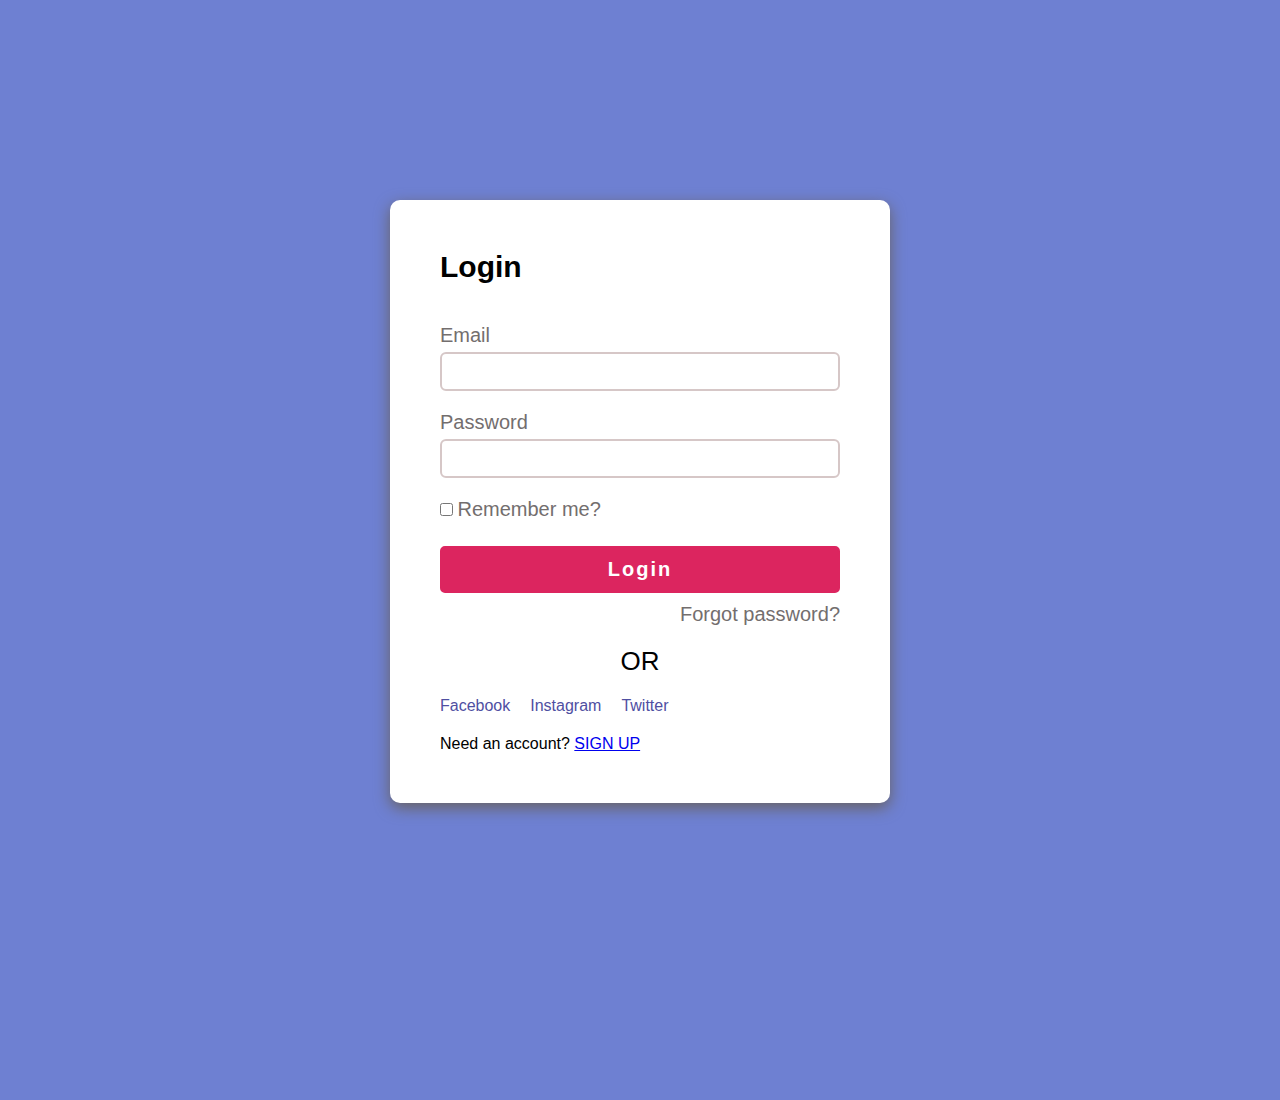
<file: pages/login/index.html>
<!DOCTYPE html>
<html lang="en">
<head>
   <meta charset="UTF-8">
   <meta name="viewport" content="width=device-width, initial-scale=1.0">
   <title>Finsweet | Login Page</title>
   <!-- CSS links -->
   <link rel="stylesheet" href="../../style.css">
   <link rel="stylesheet" href="style.css">
</head>
<body>
   <div class="container">
      <form action="../../index.html">
         <h1 class="form__title">Login</h1>
         <div>

            <label for="email">Email</label>
            <input type="email" name="email" id="email">

         </div>
         <div>

            <label for="password">Password</label>
            <input type="password" name="password" id="password">

         </div>
         <div>
            <input type="checkbox">
            <label class="remember" for="remember">Remember me?</label>
         </div>
         <div>
            <button class="login-btn">Login</button>
            <label class="forgot" for="">Forgot password?</label>
         </div>

         <span>OR</span>

         <div class="socials">
            <p>Facebook</p>
            <p>Instagram</p>
            <p>Twitter</p>
         </div>

         <p>Need an account? <a href="#">SIGN UP</a></p>
      </form>
   </div>
</body>
</html>
</file>
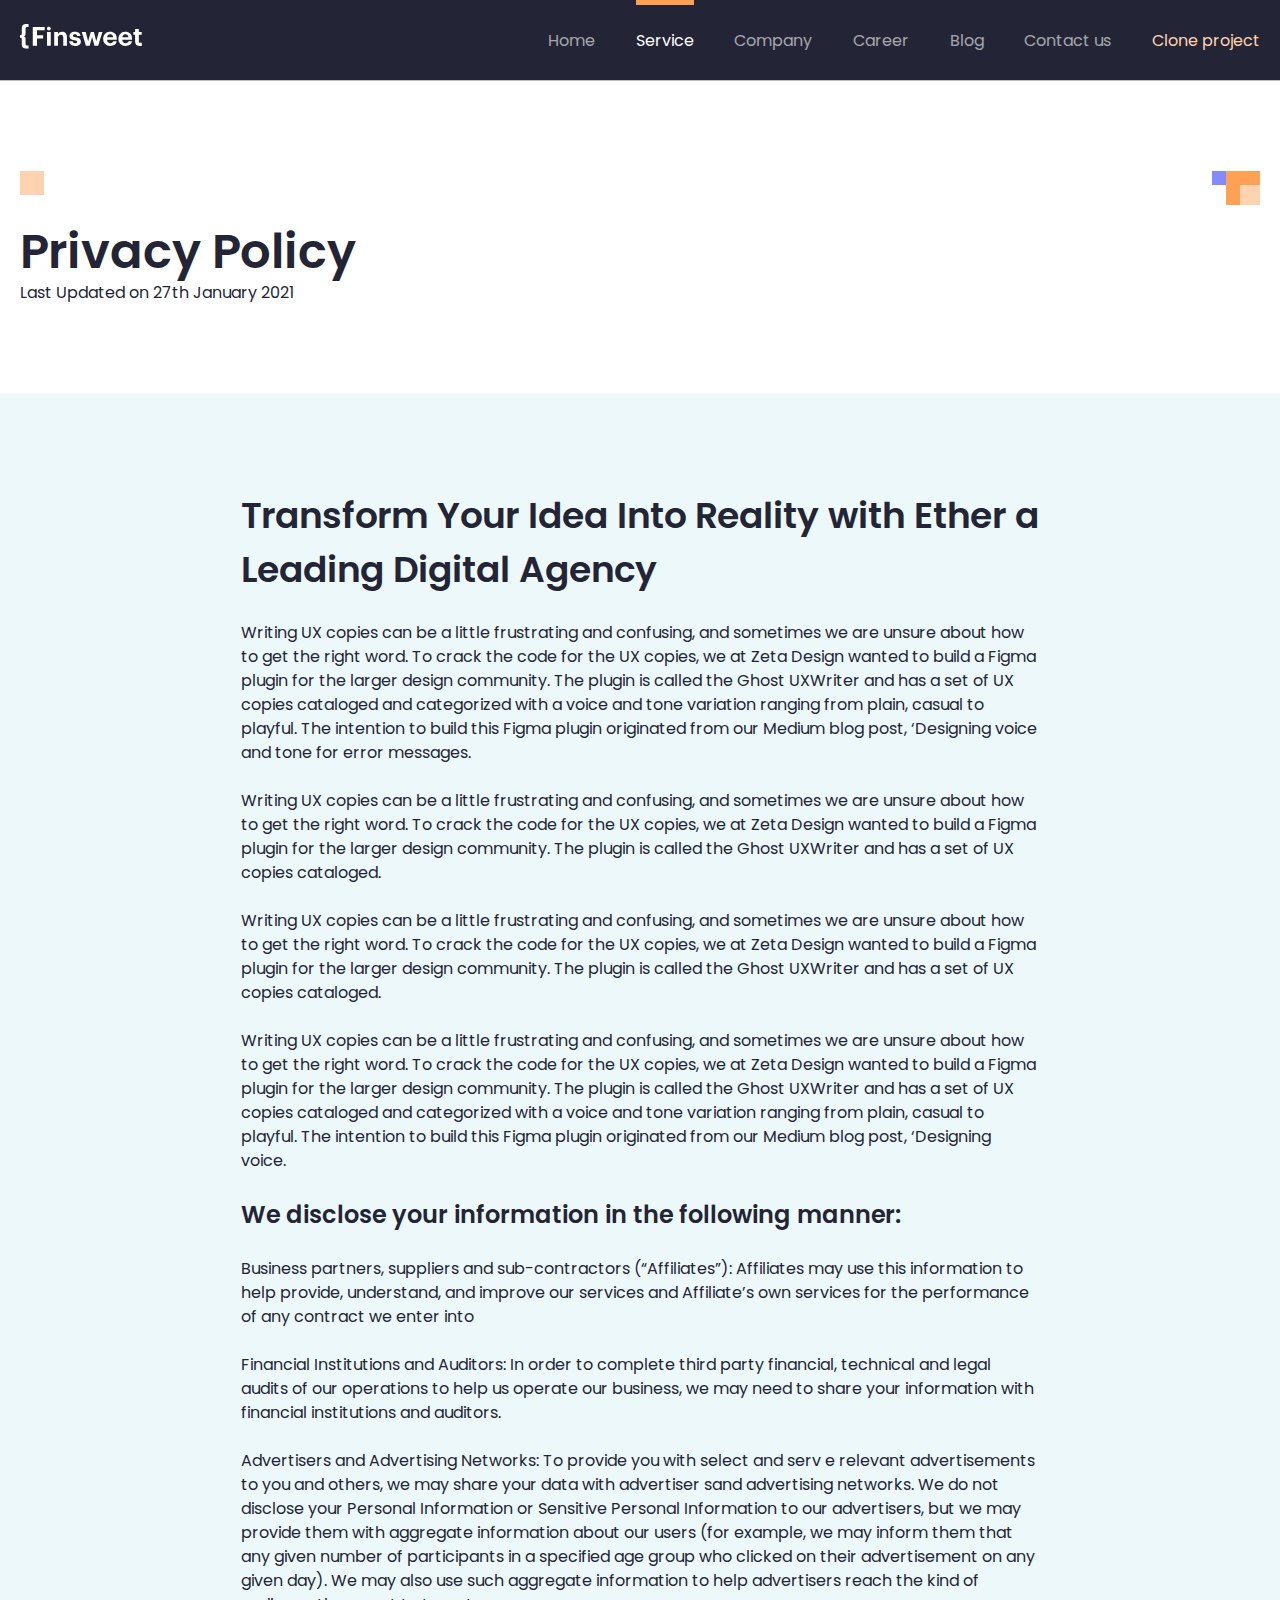
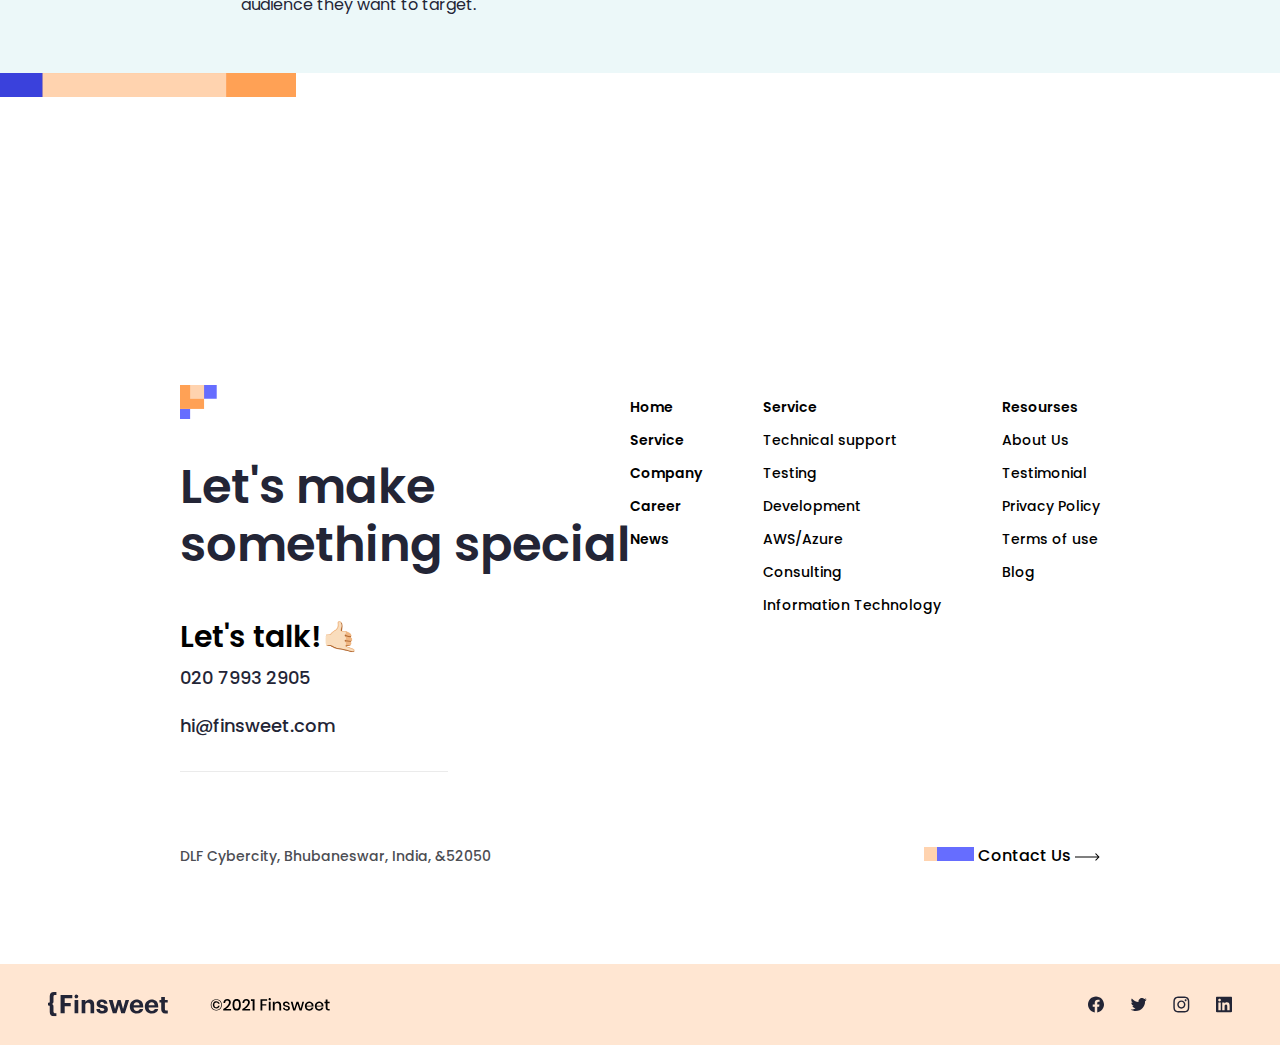
<file: pages/privacy/index.html>
<!DOCTYPE html>
<html lang="en">
   <head>

      <meta charset="UTF-8" />
      <meta name="viewport" content="width=device-width, initial-scale=1.0" />
      <title>Finsweet Agency |  Privacy</title>
      <!-- ---- favicon ico ----- -->
      <link
        rel="apple-touch-icon"
        sizes="180x180"
        href="../../public/favicon_io/apple-touch-icon.png"
      />
      <link
        rel="icon"
        type="image/png"
        sizes="32x32"
        href="../../public/favicon_io/favicon-32x32.png"
      />
  
      <link
        sizes="64x64"
        type="image/png"
        rel="icon"
        href="../../public/favicon_io/android-chrome-512x512.png"
      />
  
      <link rel="manifest" href="../../public/favicon_io/site.webmanifest" />
  
      <!------- Poppins font -------->
  
      <link
        href="https://fonts.googleapis.com/css2?family=Poppins:wght@400;500;600&display=swap"
        rel="stylesheet"
      />
  
      <!-- --------- main css --------- -->
      <link rel="stylesheet" href="../../style.css" />
      <link rel="stylesheet" href="./style.css">
  </head>
<body>
<!---=================Header start ============-->
<header>
<div class="container">
   <nav>
      <a href="#">
      <img class="logo" src="../../public/icons/logo.svg" alt="logo" />
      </a>

      <ul class="list">
      <li class="list-item">
         <a href="../../index.html">Home</a>
      </li>

      <li class="list-item">
         <a href="../service/index.html" class="active-link">Service</a>
      </li>

      <li class="list-item">
         <a href="../../pages/company/index.html">Company</a>
      </li>

      <li class="list-item">
         <a href="../../pages/career/">Career</a>
      </li>

      <li class="list-item">
         <a href="../../pages/blog/">Blog</a>
      </li>

      <li class="list-item">
         <a href="../contact/">Contact us</a>
      </li>

      <li class="list-item">
         <a class="clone" href="#">Clone project</a>
      </li>
      </ul>
   </nav>
</div>
</header>
 <!---=================Header end ============-->

 <main id="privacy">


<!---=================Intro start ==========-->
   <section id="intro">
      <div class="container">
         <div class="wrapper">
            <div class="icons">

               <img class="cube" src="../../public/icons/orange-cube.svg" alt="privacycube">
               <img class="corner" src="../../public/icons/rightcubeprivacy.svg" alt="rightcorner">
            
            </div>
            <h3 class="privacy__title">Privacy Policy</h3>
            <p class="privacy__desc">Last Updated  on 27th January 2021</p>
         </div>
      </div>
   </section>
<!---=================Intro end ============-->


<!---================= RulePage end ============-->
   <section id="rulePage">
      <img src="../../public/icons/bottomlineprivacy.svg" alt="line">
      <div class="container">
         <div class="wrapper">
            <h3>Transform Your Idea Into Reality with Ether a Leading Digital Agency</h3>

            <p>
               Writing UX copies can be a little frustrating and confusing, and sometimes we are unsure about how to get the right word. To crack the code for the UX copies, we at Zeta Design wanted to build a Figma plugin for the larger design community. The plugin is called the Ghost UXWriter and has a set of UX copies cataloged and categorized with a voice and tone variation ranging from plain, casual to playful. The intention to build this Figma plugin originated from our Medium blog post, ‘Designing voice and tone for error messages.
            </p>

            <p>
               Writing UX copies can be a little frustrating and confusing, and sometimes we are unsure about how to get the right word. To crack the code for the UX copies, we at Zeta Design wanted to build a Figma plugin for the larger design community. The plugin is called the Ghost UXWriter and has a set of UX copies cataloged.
            </p>

            <p>
               Writing UX copies can be a little frustrating and confusing, and sometimes we are unsure about how to get the right word. To crack the code for the UX copies, we at Zeta Design wanted to build a Figma plugin for the larger design community. The plugin is called the Ghost UXWriter and has a set of UX copies cataloged.
            </p>

            <p>
               Writing UX copies can be a little frustrating and confusing, and sometimes we are unsure about how to get the right word. To crack the code for the UX copies, we at Zeta Design wanted to build a Figma plugin for the larger design community. The plugin is called the Ghost UXWriter and has a set of UX copies cataloged and categorized with a voice and tone variation ranging from plain, casual to playful. The intention to build this Figma plugin originated from our Medium blog post, ‘Designing voice.
            </p>

            <h4>We disclose your information in the following manner:</h4>
            
            <p>
               Business partners, suppliers and sub-contractors (“Affiliates”): Affiliates may use this information to help provide, understand, and improve our services and Affiliate’s own services for the performance of any contract we enter into 
            </p>

            <p>
               Financial Institutions and Auditors: In order to complete third party financial, technical and legal audits of our operations to help us operate our business, we may need to share your information with financial institutions and auditors.
            </p>

            <p>
               Advertisers and Advertising Networks: To provide you with select and serv e relevant advertisements to you and others, we may share your data with advertiser sand advertising networks. We do not disclose your Personal Information or Sensitive Personal Information to our advertisers, but we may provide them with aggregate information about our users (for example, we may inform them that any given number of participants in a specified age group who clicked on their advertisement on any given day). We may also use such aggregate information to help advertisers reach the kind of audience they want to target.
            </p>
         </div>
      </div>
   </section>
<!---================= RulePage end ============-->



<!--======= Special section start ========-->
   <section id="special">
   <div class="container">
  
     <div class="foot-container">
        <div class="left">
  
        <img src="../../../public/icons/specialcorner.svg" alt="corner">
  
        <h1 class="special-title" >Let's make <br>
           something special</h1>
  
        <p class="talk-okay">Let's talk!🤙🏻</p>
  
        <p class="number">020 7993 2905</p>
        <p class="email">hi@finsweet.com</p>
  
        <img src="../../../public/icons/thinline.svg" alt="thin">
  
        </div>
  
        <div class="right">
        <div class="list-container">
           <div class="menu">
              <div class="menu-item bold">Home</div>
              <div class="menu-item bold">Service</div>
              <div class="menu-item bold">Company</div>
              <div class="menu-item bold">Career</div>
              <div class="menu-item bold">News</div>
           </div>
  
           <div class="menu">
              <div class="menu-item bold">Service</div>
              <div class="menu-item">Technical support</div>
              <div class="menu-item">Testing</div>
              <div class="menu-item">Development</div>
              <div class="menu-item">AWS/Azure </div>
              <div class="menu-item">Consulting</div>
              <div class="menu-item">Information Technology</div>
           </div>
  
           <div class="menu">
              <div class="menu-item bold">Resourses</div>
              <div class="menu-item">About Us</div>
              <div class="menu-item">Testimonial</div>
              <div class="menu-item">Privacy Policy</div>
              <div class="menu-item">Terms of use</div>
              <div class="menu-item">Blog</div>
           </div>
        </div>
        </div>
  
        
     </div>
  
     <div class="foot-bottom">
  
        <div class="left">
        <p>DLF Cybercity, Bhubaneswar, 
           India, &52050</p>
        </div>
        <div class="right">
        <img src="../../../public/icons/contactshape.svg" alt="shape">
        <span>Contact Us</span>
        <img src="../../../public/icons/rightarrowblack.svg" alt="black arrow">
        </div>
  
     </div>
  
   </div>
   </section>
  <!---====== Special section end =========--->
  
</main>
  
<!--=== Footer start ===-->
 <footer>
   <div class="container">
     <div class="wrapper">

       <div class="left">
         <img src="../../../public/icons/footlogo.svg" alt="logo">
         <img src="../../../public/icons/footcopyright.svg" alt="copy">
       </div>

      
       <div class="right">
         <img src="../../../public/icons/facebook.svg" alt="facebook">
         <img src="../../../public/icons/twitter.svg" alt="twitter">
         <img src="../../../public/icons/insta.svg" alt="insta">
         <img src="../../../public/icons/linkedin.svg" alt="linkedin">
       </div>

     </div>
 </footer>
<!--=== Footer end ====-->
</body>
</html>
</file>
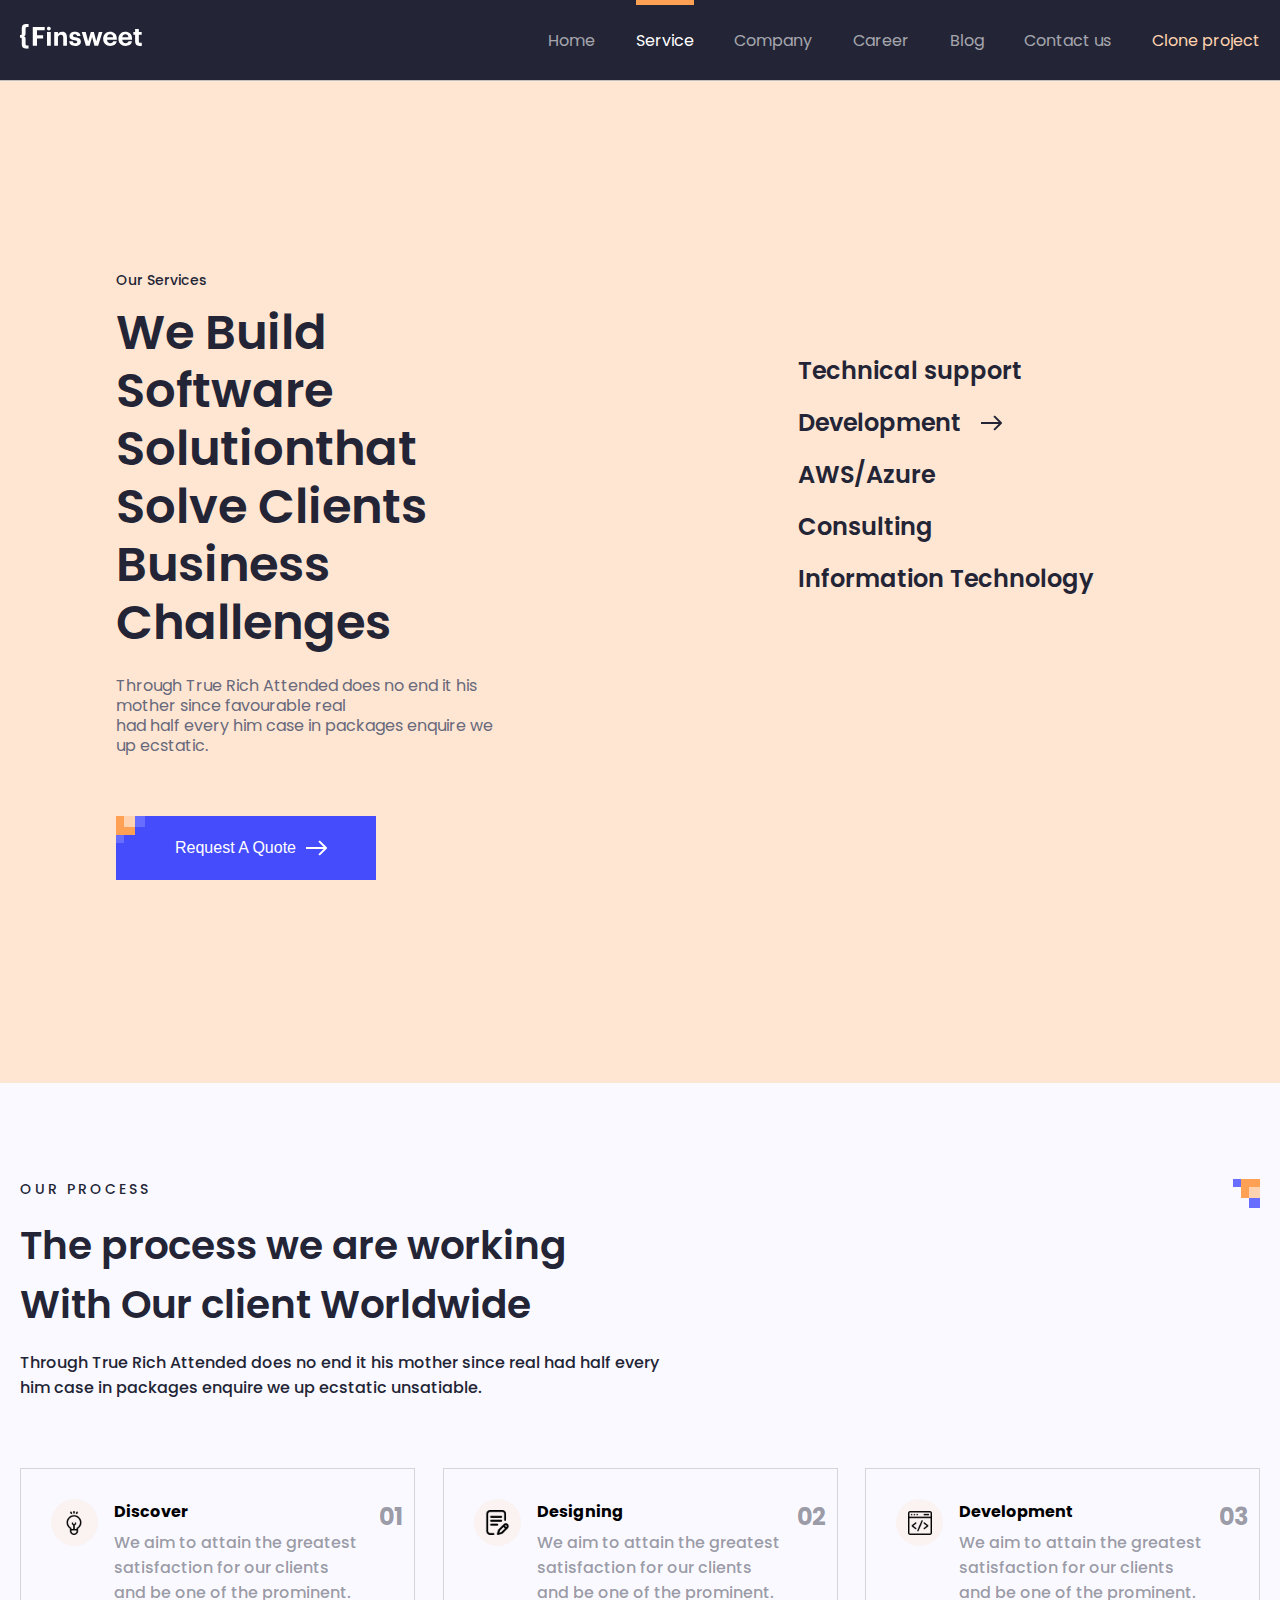
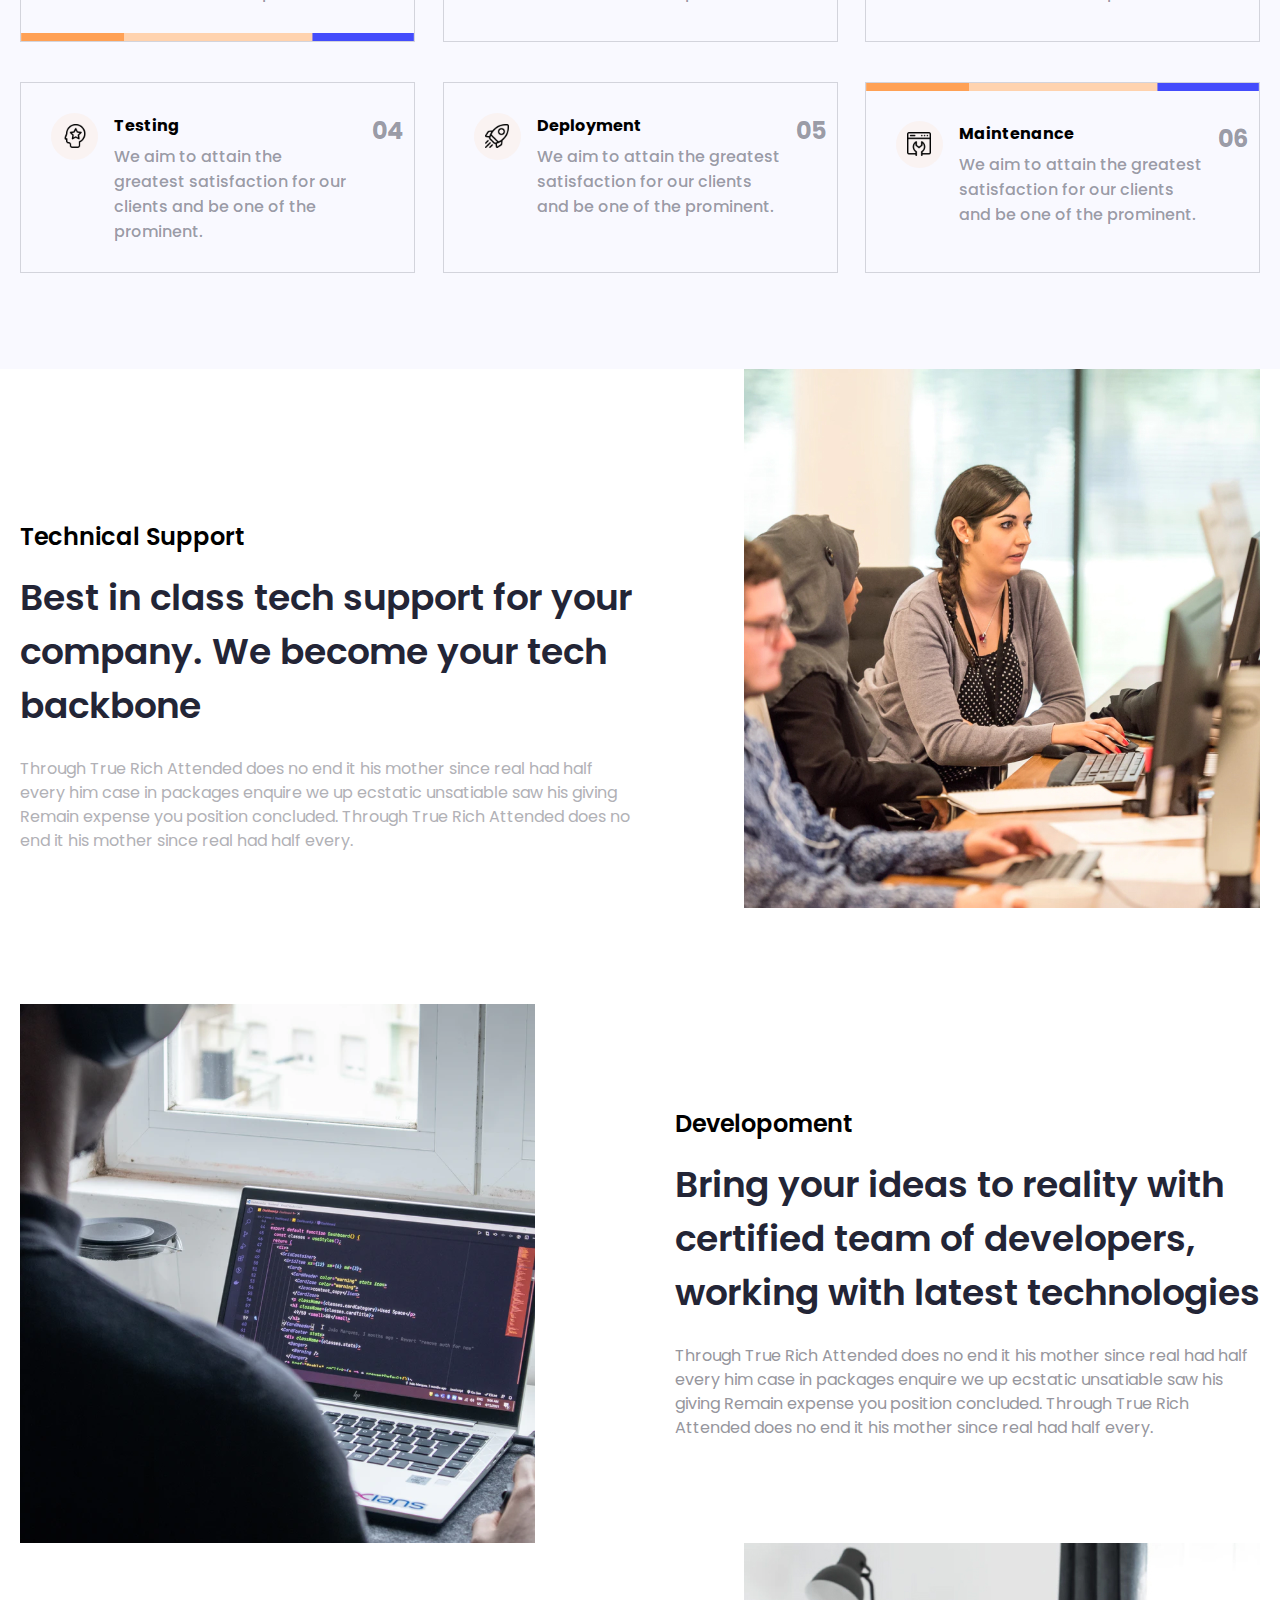
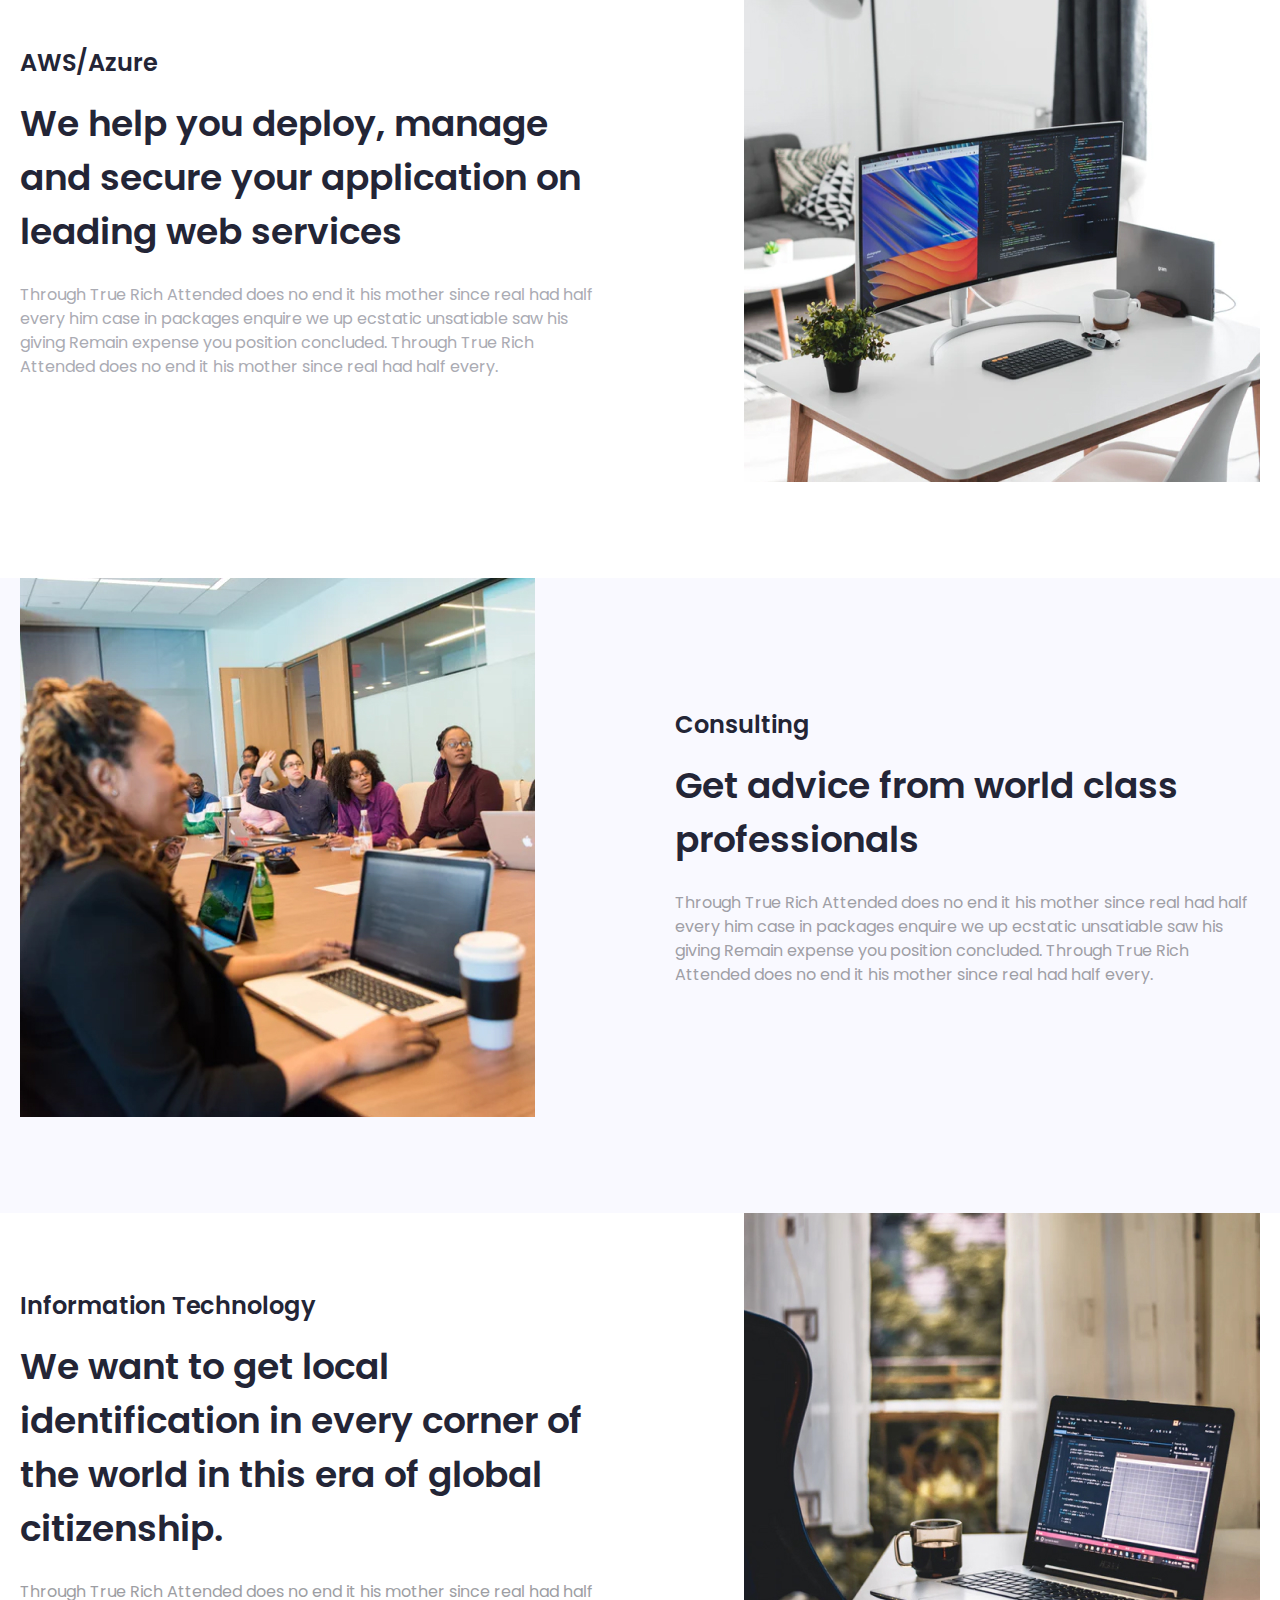
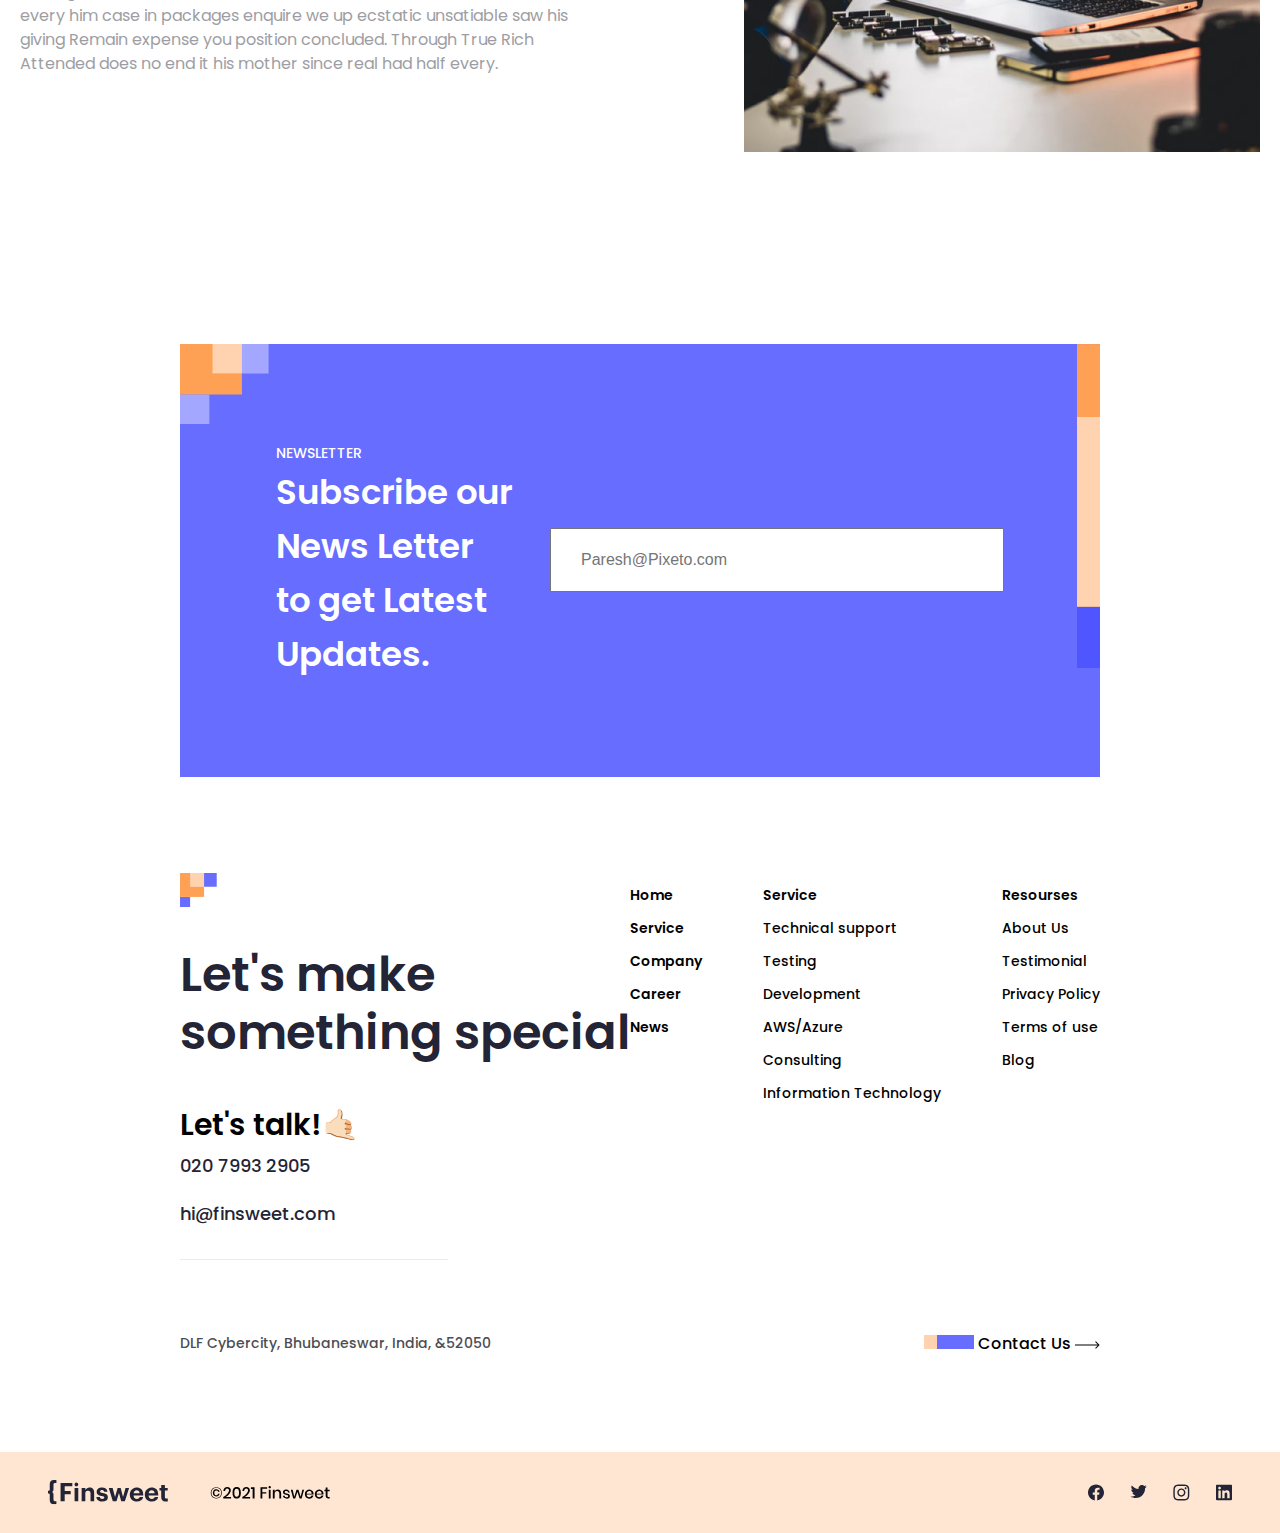
<file: pages/service/index.html>
<!DOCTYPE html>
<html lang="en">
<head>

    <meta charset="UTF-8" />
    <meta name="viewport" content="width=device-width, initial-scale=1.0" />
    <title>Finsweet Agency |  Service</title>
    <!-- ---- favicon ico ----- -->
    <link
      rel="apple-touch-icon"
      sizes="180x180"
      href="../../public/favicon_io/apple-touch-icon.png"
    />
    <link
      rel="icon"
      type="image/png"
      sizes="32x32"
      href="../../public/favicon_io/favicon-32x32.png"
    />

    <link
      sizes="64x64"
      type="image/png"
      rel="icon"
      href="../../public/favicon_io/android-chrome-512x512.png"
    />

    <link rel="manifest" href="../../public/favicon_io/site.webmanifest" />

    <!------- Poppins font -------->

    <link
      href="https://fonts.googleapis.com/css2?family=Poppins:wght@400;500;600&display=swap"
      rel="stylesheet"
    />

    <!-- --------- main css --------- -->
    <link rel="stylesheet" href="../../style.css" />
    <link rel="stylesheet" href="./service.css">
</head>
<body>
  <!---=================Header start ============-->
  <header>
    <div class="container">
      <nav>
        <a href="#">
          <img class="logo" src="../../public/icons/logo.svg" alt="logo" />
        </a>

        <ul class="list">
          <li class="list-item">
            <a href="../../index.html">Home</a>
          </li>

          <li class="list-item">
            <a href="../service/index.html" class="active-link">Service</a>
          </li>

          <li class="list-item">
            <a href="../../pages/company/index.html">Company</a>
          </li>

          <li class="list-item">
            <a href="../../pages/career/">Career</a>
          </li>

          <li class="list-item">
            <a href="../../pages/blog/">Blog</a>
          </li>

          <li class="list-item">
            <a href="../contact/">Contact us</a>
          </li>

          <li class="list-item">
            <a class="clone" href="#">Clone project</a>
          </li>
        </ul>
      </nav>
    </div>
  </header>
  <!---=================Header end ============-->

  <main id="service">
    <!--=========Intro section start =======-->
    <section id="intro">

      <div class="container">

        <div class="wrapper">

          <div class="left">

            <small>Our Services</small>
            <h1>We Build Software <br> Solutionthat Solve Clients <br> Business Challenges</h1>
            <p>Through True Rich Attended does no end it his mother since favourable real <br> had half every him case in packages enquire we up ecstatic.</p>

            <button>

              <img class="corner" src="../../public/icons/btn-corner.svg" alt="corner">

              <div class="anchor-wrap">

                <a href="#">Request A Quote</a>
                <img src="../../public/icons/rightarrow.svg" alt="right">

              </div>

            </button>

          </div>

          <div class="right">
            <ul>
              <li>
                <a href="#technical-support">Technical support</a>
              </li>
              <li>
                <a href="#development">Development</a>
                <img src="../../public/icons/right-arrow.svg" alt="arrow">
              </li>
              <li>
                <a href="#azure">AWS/Azure </a>
              </li>
              <li>
                <a href="#consulting">Consulting</a>
              </li>
              <li>
                <a href="#information-tech">Information Technology</a>
              </li>
            </ul>
          </div>
        </div>
      </div>
    </section>
    <!--=========Intro section start =======-->

     <!--======== Process section start ======-->
     <section id="process">
      <div class="container">

        <div class="wrapper">
          <div class="left">
            <p class="proccess_title">Our Process</p>
            <h1>
              The process we are working <br />
              With Our client Worldwide
            </h1>
            <p>
              Through True Rich Attended does no end it his mother since real
              had half every <br />
              him case in packages enquire we up ecstatic unsatiable.
            </p>
          </div>

          <img src="../../public/icons/shape2.svg" alt="shape" class="right" />
        </div>

        <div class="process_wrapper">

          <div class="process_card">

            <div class="content">

              <img src="../../public/icons/IconLight.svg" alt="lights" />

              <div class="text">
                <strong>Discover</strong>
                <p>
                  We aim to attain the greatest satisfaction for our clients
                  and be one of the prominent.
                </p>
              </div>
              <h2>01</h2>
            </div>

            <img src="../../public/icons/line_shape.svg" alt="line" />

          </div>

          <div class="process_card">

            <div class="content">

              <img src="../../public/icons/writeIcon.svg" alt="lights" />

              <div class="text">
                <strong>Designing</strong>
                <p>
                  We aim to attain the greatest satisfaction for our clients
                  and be one of the prominent.
                </p>
              </div>
              <h2>02</h2>
            </div>

          </div>

          <div class="process_card">

            <div class="content">

              <img src="../../public/icons/codeIcon.svg" alt="lights" />

              <div class="text">
                <strong>Development</strong>
                <p>
                  We aim to attain the greatest satisfaction for our clients
                  and be one of the prominent.
                </p>
              </div>
              <h2>03</h2>
            </div>

          </div>

          
          <div class="process_card">

            <div class="content">

              <img src="../../public/icons/brainIcon.svg" alt="lights" />

              <div class="text">
                <strong id="testing">Testing</strong>
                <p>
                  We aim to attain the greatest satisfaction for our clients
                  and be one of the prominent.
                </p>
              </div>
              <h2>04</h2>
            </div>

          </div>

          <div class="process_card">

            <div class="content">

              <img src="../../public/icons/rocketIcon.svg" alt="lights" />

              <div class="text">
                <strong>Deployment</strong>
                <p>
                  We aim to attain the greatest satisfaction for our clients
                  and be one of the prominent.
                </p>
              </div>
              <h2>05</h2>
            </div>
          </div>

          <div class="process_card">
            <img src="../../public/icons/line_shape.svg" alt="line" />
            <div class="content">

              <img src="../../public/icons/settingIcon.svg" alt="lights" />

              <div class="text">
                <strong>Maintenance</strong>
                <p>
                  We aim to attain the greatest satisfaction for our clients
                  and be one of the prominent.
                </p>
              </div>
              <h2>06</h2>
            </div>

          </div>

        </div>
      </div>
     </section>
    <!--===========Process section end ========--->


    <!--===========Technical-support section start ======--->
    <section id="technical-support">
      <div class="container">
        <div class="wrapper">

          <div class="left">
            <h4>Technical Support</h4>
    
            <h1>Best in class tech support for your company. We become your tech backbone </h1>
    
            <p>Through True Rich Attended does no end it his mother since real had half every him case in packages enquire we up ecstatic unsatiable saw his giving Remain expense you position concluded. Through True Rich Attended does no end it his mother since real had half every.</p>
          </div>
    
          <img class="right" src="../../public/images/technical-support.jpeg" alt="support">
        </div>
      </div>
    </section>
    <!--===========Technical-support section end ========--->

    <!--====== Developoment section start ========--->
    <section id="development">
      <div class="container">
        <div class="wrapper">

          <img src="../../public/images/deployment.svg" alt="Developoment" class="left">

          <div class="right">

            <h4>Developoment</h4>
            <h1>Bring your ideas to reality with certified team of developers, working with latest technologies </h1>
            <p>Through True Rich Attended does no end it his mother since real had half every him case in packages enquire we up ecstatic unsatiable saw his giving Remain expense you position concluded. Through True Rich Attended does no end it his mother since real had half every.</p>

          </div>

        </div>
      </div>
    </section>
    <!--====== Developoment section end ========--->

    <!--====== Azure section start ========--->
    <section id="azure">
      <div class="container">
        <div class="wrapper">
          <div class="left">
            <h4>AWS/Azure </h4>
            <h1>We help you deploy, manage and secure your application on leading web services</h1>
            <p>Through True Rich Attended does no end it his mother since real had half every him case in packages enquire we up ecstatic unsatiable saw his giving Remain expense you position concluded. Through True Rich Attended does no end it his mother since real had half every.</p>
          </div>

          <img src="../../public/images/azure.jpeg" alt="azure" class="right">
        </div>
      </div>
    </section>
    <!--====== Azure section end ========--->

    <!--====== Consulting section start ========--->
    <section id="consulting">
      <div class="container">
        <div class="wrapper">

          <img src="../../public/images/consulting.jpeg" alt="consulting" class="left">

          <div class="right">

            <h4>Consulting</h4>
            <h1>Get advice from world class professionals </h1>
            <p>Through True Rich Attended does no end it his mother since real had half every him case in packages enquire we up ecstatic unsatiable saw his giving Remain expense you position concluded. Through True Rich Attended does no end it his mother since real had half every.</p>

          </div>

        </div>
      </div>
    </section>
    <!--====== Consulting section end ========--->


    <!--====== Information-tech section start ========--->
    <section id="information-tech">
      <div class="container">
        <div class="wrapper">

          <div class="left">

            <h4>Information Technology</h4>

            <h1>We want to get local identification in every corner of the world in this era of global citizenship.</h1>

            <p>Through True Rich Attended does no end it his mother since real had half every him case in packages enquire we up ecstatic unsatiable saw his giving Remain expense you position concluded. Through True Rich Attended does no end it his mother since real had half every.</p>

          </div>

          <img src="../../public/images/information-tech.jpeg" alt="information" class="right">
        </div>
      </div>
    </section>
    <!--====== Information-tech section end ========--->

      <!--======= Special section start ========-->
    <section id="special">

      <div class="container">

        <div class="newsletter-box">
          <div class="shapes">
            <img class="corner" src="../../../public/images/mailcorner.svg" alt="corner">
            <img class="line" src="../../../public/images/mailright.svg" alt="corner">
          </div>

          <div class="left">
            <small>NEWSLETTER</small>
            <h2>Subscribe our News Letter <br>
              to get Latest Updates.</h2>
          </div>

          <div class="right">
            <input type="email" placeholder="Paresh@Pixeto.com">
          </div>

        </div>

        <div class="foot-container">
          <div class="left">

            <img src="../../../public/icons/specialcorner.svg" alt="corner">

            <h1 class="special-title" >Let's make <br>
              something special</h1>

            <p class="talk-okay">Let's talk!🤙🏻</p>

            <p class="number">020 7993 2905</p>
            <p class="email">hi@finsweet.com</p>

            <img src="../../../public/icons/thinline.svg" alt="thin">

          </div>

          <div class="right">
            <div class="list-container">
              <div class="menu">
                <div class="menu-item bold">Home</div>
                <div class="menu-item bold">Service</div>
                <div class="menu-item bold">Company</div>
                <div class="menu-item bold">Career</div>
                <div class="menu-item bold">News</div>
              </div>

              <div class="menu">
                <div class="menu-item bold">Service</div>
                <div class="menu-item">Technical support</div>
                <div class="menu-item">Testing</div>
                <div class="menu-item">Development</div>
                <div class="menu-item">AWS/Azure </div>
                <div class="menu-item">Consulting</div>
                <div class="menu-item">Information Technology</div>
              </div>

              <div class="menu">
                <div class="menu-item bold">Resourses</div>
                <div class="menu-item">About Us</div>
                <div class="menu-item">Testimonial</div>
                <div class="menu-item">Privacy Policy</div>
                <div class="menu-item">Terms of use</div>
                <div class="menu-item">Blog</div>
              </div>
            </div>
          </div>

          
        </div>

        <div class="foot-bottom">

          <div class="left">
            <p>DLF Cybercity, Bhubaneswar, 
              India, &52050</p>
          </div>
          <div class="right">
            <img src="../../../public/icons/contactshape.svg" alt="shape">
          <span>Contact Us</span>
          <img src="../../../public/icons/rightarrowblack.svg" alt="black arrow">
          </div>

        </div>

      </div>

    </section>
     <!---====== Special section end =========--->

  </main>

  <!--=== Footer start ===-->
  <footer>
    <div class="container">
      <div class="wrapper">

        <div class="left">
          <img src="../../../public/icons/footlogo.svg" alt="logo">
          <img src="../../../public/icons/footcopyright.svg" alt="copy">
        </div>

       
        <div class="right">
          <img src="../../../public/icons/facebook.svg" alt="facebook">
          <img src="../../../public/icons/twitter.svg" alt="twitter">
          <img src="../../../public/icons/insta.svg" alt="insta">
          <img src="../../../public/icons/linkedin.svg" alt="linkedin">
        </div>

      </div>
  </footer>
  <!--=== Footer end ====-->
</body>
</html>
</file>
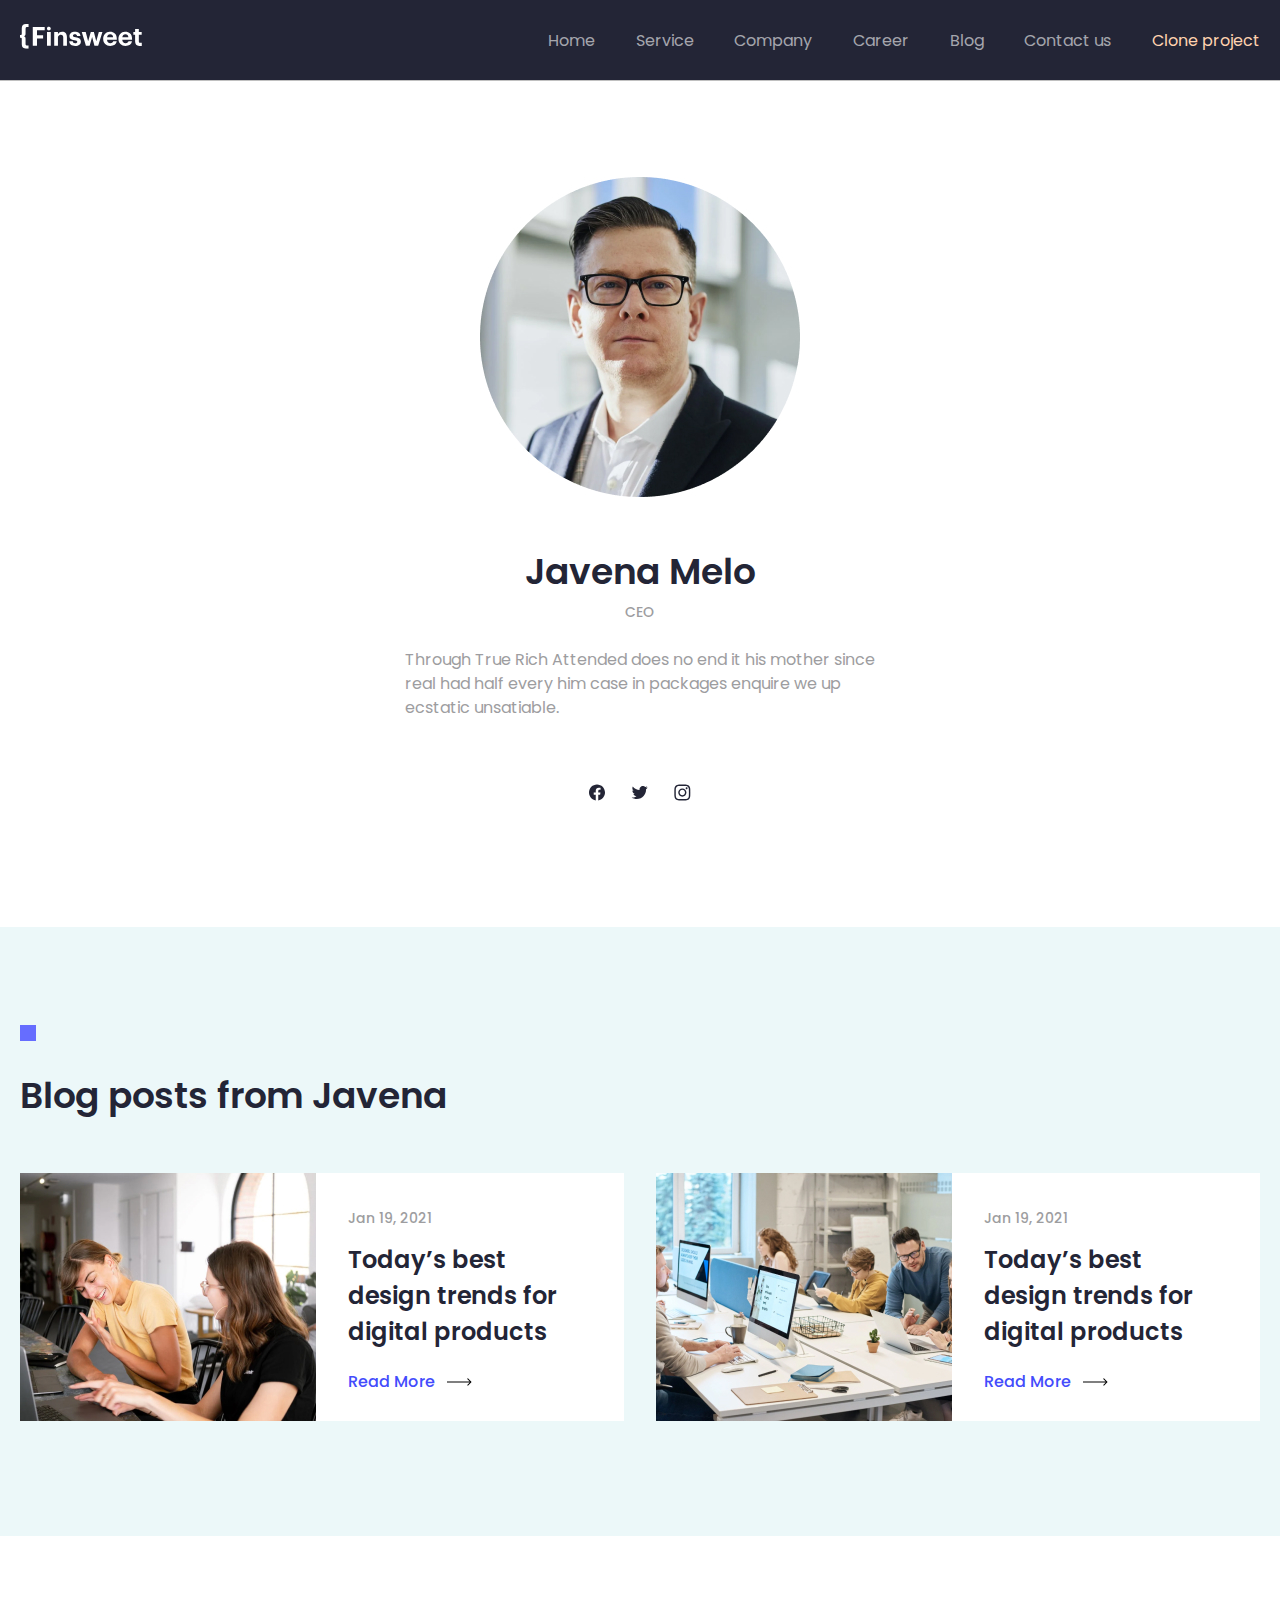
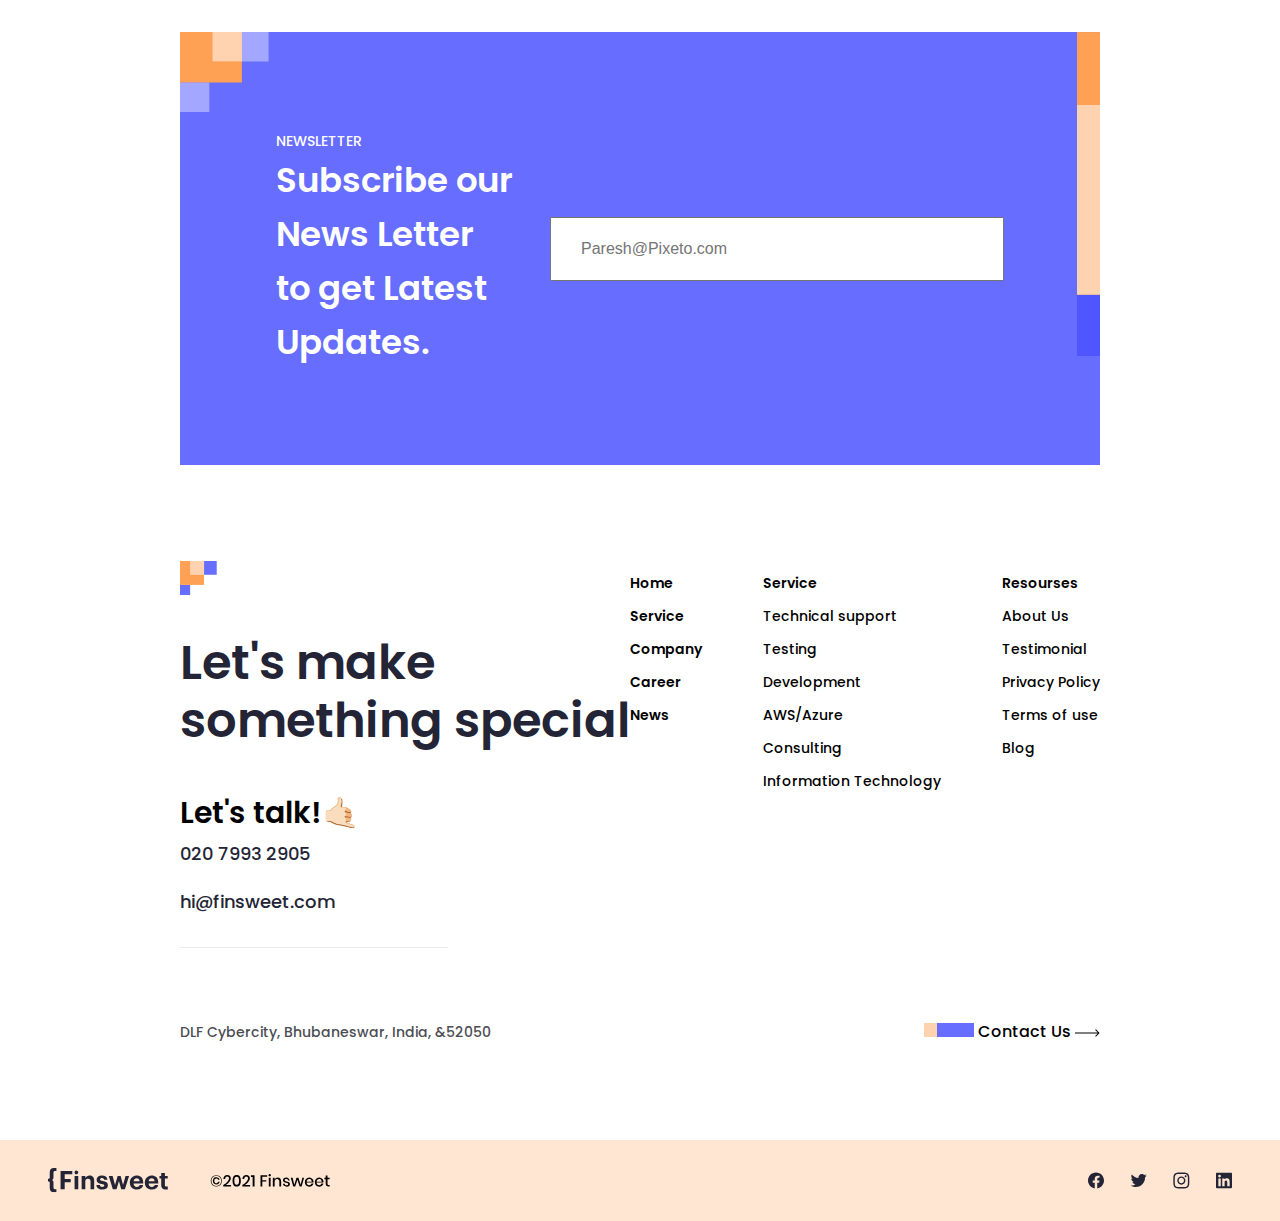
<file: pages/team__temp/index.html>
<!DOCTYPE html>
<html lang="en">
    <head>

        <meta charset="UTF-8" />
        <meta name="viewport" content="width=device-width, initial-scale=1.0" />
        <title>Finsweet Agency |  Team template</title>
        <!-- ---- favicon ico ----- -->
        <link
          rel="apple-touch-icon"
          sizes="180x180"
          href="../../public/favicon_io/apple-touch-icon.png"
        />
        <link
          rel="icon"
          type="image/png"
          sizes="32x32"
          href="../../public/favicon_io/favicon-32x32.png"
        />
    
        <link
          sizes="64x64"
          type="image/png"
          rel="icon"
          href="../../public/favicon_io/android-chrome-512x512.png"
        />
    
        <link rel="manifest" href="../../public/favicon_io/site.webmanifest" />
    
        <!------- Poppins font -------->
    
        <link
          href="https://fonts.googleapis.com/css2?family=Poppins:wght@400;500;600&display=swap"
          rel="stylesheet"
        />
    
        <!-- --------- main css --------- -->
        <link rel="stylesheet" href="../../style.css" />
        <link rel="stylesheet" href="./style.css">
    </head>
<body>
      <!---=================Header start ============-->
  <header>
    <div class="container">
      <nav>
        <a href="#">
          <img class="logo" src="../../public/icons/logo.svg" alt="logo" />
        </a>

        <ul class="list">
          <li class="list-item">
            <a href="../../index.html">Home</a>
          </li>

          <li class="list-item">
            <a href="../service/index.html">Service</a>
          </li>

          <li class="list-item">
            <a href="../../pages/company/index.html">Company</a>
          </li>

          <li class="list-item">
            <a href="../../pages/career/">Career</a>
          </li>

          <li class="list-item">
            <a href="../../pages/blog/">Blog</a>
          </li>

          <li class="list-item">
            <a href="../contact/">Contact us</a>
          </li>

          <li class="list-item">
            <a class="clone" href="#">Clone project</a>
          </li>
        </ul>
      </nav>
    </div>
  </header>
  <!---=================Header end ============-->
  <main id="team__temp">

  <!---=================Intro start ============-->
    <section id="intro">
      <img class="intro__image" src="../../public/images/gman.jpeg" alt="mean">
      <h3 class="intro__title">Javena Melo</h3>
      <p><small class="intro__ceo">CEO</small></p>
      <p class="intro__text">
        Through True Rich Attended does no end it his mother since <br> real had half every him case in packages enquire we up <br> ecstatic unsatiable.
      </p>
      <div class="socials">
        <img src="../../public/icons/facebook.svg" alt="facebook">
        <img src="../../public/icons/twitterb.svg" alt="twitter">
        <img src="../../public/icons/insta.svg" alt="">
      </div>
    </section>
  <!---=================Intro end ============-->

  <!---=================Javena start ============-->
    <section id="javena">
      <div class="container">
        <div class="wrapper">
          <img src="../../public/icons/bluecube.svg" alt="cube">
          <h2 class="javena__title">Blog posts from Javena</h2>
          <div class="cards">
            <div class="card left__card">

              <img class="left" src="../../public/images/javenal.jpeg" alt="img">

              <div class="right">
                <small>Jan 19, 2021</small>
                <h3>Today’s best design trends for digital products</h3>
                <a href="#">Read More <img src="../../public/icons/rightarrowblack.svg" alt="icon"></a>
              </div>

            </div>
            <div class="card right__card">

              <img class="left" src="../../public/images/javenar.jpeg" alt="img">

              <div class="right">
                <small>Jan 19, 2021</small>
                <h3>Today’s best design trends for digital products</h3>
                <a href="#">Read More <img src="../../public/icons/rightarrowblack.svg" alt="icon"></a>
              </div>

            </div>

          </div>
        </div>
      </div>
    </section>
  <!---=================Javena end ============-->


    <!--======= Special section start ========-->
    <section id="special">

    <div class="container">
    
        <div class="newsletter-box">
        <div class="shapes">
            <img class="corner" src="../../../public/images/mailcorner.svg" alt="corner">
            <img class="line" src="../../../public/images/mailright.svg" alt="corner">
        </div>
    
        <div class="left">
            <small>NEWSLETTER</small>
            <h2>Subscribe our News Letter <br>
            to get Latest Updates.</h2>
        </div>
    
        <div class="right">
            <input type="email" placeholder="Paresh@Pixeto.com">
        </div>
    
        </div>
    
        <div class="foot-container">
        <div class="left">
    
            <img src="../../../public/icons/specialcorner.svg" alt="corner">
    
            <h1 class="special-title" >Let's make <br>
            something special</h1>
    
            <p class="talk-okay">Let's talk!🤙🏻</p>
    
            <p class="number">020 7993 2905</p>
            <p class="email">hi@finsweet.com</p>
    
            <img src="../../../public/icons/thinline.svg" alt="thin">
    
        </div>
    
        <div class="right">
            <div class="list-container">
            <div class="menu">
                <div class="menu-item bold">Home</div>
                <div class="menu-item bold">Service</div>
                <div class="menu-item bold">Company</div>
                <div class="menu-item bold">Career</div>
                <div class="menu-item bold">News</div>
            </div>
    
            <div class="menu">
                <div class="menu-item bold">Service</div>
                <div class="menu-item">Technical support</div>
                <div class="menu-item">Testing</div>
                <div class="menu-item">Development</div>
                <div class="menu-item">AWS/Azure </div>
                <div class="menu-item">Consulting</div>
                <div class="menu-item">Information Technology</div>
            </div>
    
            <div class="menu">
                <div class="menu-item bold">Resourses</div>
                <div class="menu-item">About Us</div>
                <div class="menu-item">Testimonial</div>
                <div class="menu-item">Privacy Policy</div>
                <div class="menu-item">Terms of use</div>
                <div class="menu-item">Blog</div>
            </div>
            </div>
        </div>
    
        
        </div>
    
        <div class="foot-bottom">
    
        <div class="left">
            <p>DLF Cybercity, Bhubaneswar, 
            India, &52050</p>
        </div>
        <div class="right">
            <img src="../../../public/icons/contactshape.svg" alt="shape">
        <span>Contact Us</span>
        <img src="../../../public/icons/rightarrowblack.svg" alt="black arrow">
        </div>
    
        </div>
    
    </div>
    
    </section>
    <!---====== Special section end =========--->
  </main>
 <!--=== Footer start ===-->
  <footer>
    <div class="container">
      <div class="wrapper">

        <div class="left">
          <img src="../../../public/icons/footlogo.svg" alt="logo">
          <img src="../../../public/icons/footcopyright.svg" alt="copy">
        </div>

       
        <div class="right">
          <img src="../../../public/icons/facebook.svg" alt="facebook">
          <img src="../../../public/icons/twitter.svg" alt="twitter">
          <img src="../../../public/icons/insta.svg" alt="insta">
          <img src="../../../public/icons/linkedin.svg" alt="linkedin">
        </div>

      </div>
  </footer>
  <!--=== Footer end ====-->





</body>
</html>
</file>
<file: style.css>
* {
  margin: 0;
  padding: 0;
  box-sizing: border-box;
  scroll-behavior: smooth;
}

body {
  font-family: "Poppins", sans-serif;
  font-weight: 500;
  position: relative;
}

/* -------------------- main container -------------- */

.container {
  max-width: 1300px;
  margin: 0 auto;
  padding: 0 20px;
}

/* ------------- Header start ------------- */

header {
  background-color: #232536;
  border-bottom: 1px solid silver;
  position: sticky;
  z-index: 99999;
  top: 0px;
  backdrop-filter: blur(10px);
}
header .list-item .clone{
  color:#FFD3AF !important;
}
nav {
  width: 100%;
  height: 80px;
  display: flex;
  align-items: center;
  justify-content: space-between;
}

.logo {
  width: auto;
}

nav .list {
  list-style-type: none;
  display: flex;
  justify-content: space-between;
  width: 712px;
}

nav .list .list-item a {
  color: #ffffff99;
  text-decoration: none;
  font-size: 16px;
  font-weight: 400;
  transition: all 0.2s ease-out;
}

nav .list .list-item a:hover {
  color: #fff;
}

.active-link {
  color: #fff !important;
  border-top: 5px solid #FFA155;
  padding-top: 24px;
}

/* ------------- Header end ---------------- */

/* ------------- Intro section start ------------ */

#intro {
  width: 100%;
  height: auto;
  background-color: #232536;
  padding-bottom: 30px;
}

#intro .wrapper {
  width: 100%;
  padding-top: 90px;
  height: 810px;
  display: flex;
  justify-content: space-between;
}

#intro .wrapper .wrapper_left {
  padding-top: 100px;
}

#intro .wrapper .wrapper_left h1 {
  font-size: 56px;
  color: #fff;
  line-height: 70px;
  margin-bottom: 24px;
}

#intro .wrapper .wrapper_left p {
  color: rgba(255, 255, 255, 0.6);
  font-size: 16px;
  margin-bottom: 32px;
}

#intro .wrapper .wrapper_left button {
  width: 219px;
  height: 64px;
  background-color: #444cfc;
  color: #fff;
  font-size: 16px;
  border: none;
  cursor: pointer;
  transition: all 0.2s ease-out;
}

#intro .wrapper .wrapper_left button:hover {
  background-color: #232536;
  color: #ffff;
  border: 2px solid #fff;
}
#intro .wrapper .wrapper_left button:active {
  background-color: #9fa3ff;
}

#intro .wrapper .wrapper_right {
  width: 45%;
}

#intro .wrapper .wrapper_right img {
  width: 563px;
}

.clients {
  display: flex;
  justify-content: space-between;
  align-items: center;
  list-style-type: none;
  margin-top: 32px;
}

.clients p,
h4 {
  color: #fff;
  font-size: 14px;
}

.clients h4 {
  font-size: 18px;
}

/* ------------ Intro section end --------------*/

/* ------------------ ABOUT section start ---------------- */

#about {
  width: 100%;
  height: auto;
  background-color: #fff;
  padding-top: 120px;
}

#about .about_header {
  display: flex;
  justify-content: space-between;
  margin-bottom: 48px;
  align-items: center;
}

#about .about_header .left p {
  margin-bottom: 16px;
}

#about .about_header .left h1 {
  font-size: 39px;
  font-weight: 600;
}

#about .about_header .right {
  margin-left: 72px;
}

#about .about_header .right h1 {
  font-size: 36px;
  font-weight: 600;
  margin-bottom: 16px;
}

#about .about_header .right p {
  color: #5d5f6d;
}

#about .about_gallery {
  display: flex;
  justify-content: space-between;
  align-items: center;
  column-gap: 10px;
  margin-bottom: 48px;
}

#about .about_gallery div {
  display: flex;
}

#about .about_stat {
  display: flex;
  justify-content: space-between;
  align-items: center;
  padding-bottom: 98px;
}

#about .about_stat .about_stat-list {
  display: flex;
  list-style-type: none;
  column-gap: 66px;
}

/* ------------------ ABOUT section end ---------------- */


/* -----------------EXPERTISE SECTION START -------- */
#expertise {
  background-color: #ECF8F9;
}

#expertise .wrapper {
  display:flex;
  text-align: center;
  column-gap: 141px;
  padding: 96px 0;
}
#expertise .wrapper .left{
  display:flex;
  flex-direction: column;
  text-align: start;
}

#expertise .wrapper .left .title {
  font-size: 14px;
  font-weight: 500;
  line-height: 20px;
  color: #000000;
}
#expertise .wrapper .left h1 {
  font-size: 48px;
  font-weight: 600;
  line-height: 58px;
  color: #232536;
  padding: 25px 0;
  letter-spacing: 1px;
}
#expertise .wrapper .left .text {
  font-size: 16px;
  font-weight: 400;
  line-height: 24px;
  color: #5D5F6D;
  letter-spacing: 0.5px;
}
#expertise .wrapper .right {
  display: flex;
  flex-direction: column;
}
#expertise .wrapper .right .right-wrapper .bluebox{
  width: 16px;
  height: 16px;
  margin-bottom: -12px;
}

#expertise .wrapper .right .right-wrapper{
  display: flex;
  row-gap: 12px;
  flex-direction: column;
}
#expertise .wrapper .right .right-wrapper .last-card .wrp{
  display: flex;
  column-gap: 15px;
}
#expertise .wrapper .right .right-wrapper .last-card {
  display: flex;
  flex-direction: column;
  margin-bottom: -13px;
}
#expertise .wrapper .right .right-wrapper .card{
  display: flex;
  align-items: center;
  text-align: start;
  width: 515px;
  height: 148px;
  background-color: #fff;
  column-gap: 16px;
  padding: 32px 117px 32px 32px;
}
#expertise .wrapper .right .right-wrapper .card .right h4{
  color:#000000;
  font-size: 16px;
  font-weight: 600;
  line-height: 28px;
}
#expertise .wrapper .right .right-wrapper .card .right p{
  color: #5D5F6D;
  font-size: 14px;
  font-weight: 500;
  line-height: 20px;
}

#expertise .wrapper .right .card .left img {
  width: 47px;
  height: 47px;
}

/* -----------------EXPERTISE SECTION END -------- */
#services {
  background-color:#FFE6D2;
  margin: 0;
  padding: 10px 0 100px 0;
}

#services .wrapper {
  display: flex;
  flex-direction: column;
  align-items: start;
  justify-content: flex-start;
  margin: 96px 0 80px 0;
}
#services .wrapper span {
  font-size: 14px;
  font-weight: 500;
  line-height: 20px;
  letter-spacing: 2px;
  color: #000000;
}
#services .wrapper h1 {
  font-size: 48px;
  font-weight: 600;
  line-height: 58px;
  letter-spacing: 2px;
  color: #232536;
  margin: 12px 0 40px 0;
}
#services .wrapper .service-btn {
  width: 214px;
  height: 64px;
  display: flex;
  align-items: center;
  justify-content: center;
  column-gap: 16px;
  position: relative;
  border: none;
  background-color: #444CFC;
  margin: 40px 0 80px 0;
  text-decoration: none;
  color: 16px;
  line-height: 24px;
  font-weight: 500;
  color: #fff;
}
#services .wrapper .service-btn:hover {
  background-color: #989dfa;
  color: #fff;
} 

#services .wrapper button .btn-arrow{
  width: 20px;
}

.btn-corner {
  align-self: flex-start;
  justify-self: flex-start;
  position: absolute;
  top: 0;
  left: 0;
}
/* cards */

#services .cards {
  display: flex;
  column-gap: 32px;
}

#services .cards .card{
  background-color: #fff;
  width: 405px;
  height: 335px;
  padding: 48px;
}
#services .cards .card:hover{
  box-shadow: 5px 0 20px rgb(245, 192, 192);
}


#services .cards .card h5{
  color: #000000;
  font-weight: 600;
  font-size: 16px;
  line-height: 28px;
  margin: 16px 0 8px 0;
}
#services .cards .card p{
  color: #000000;
  font-weight: 400;
  font-size: 16px;
  line-height: 24px;
  margin: 8px 0 24px 0;
}
#services .cards .card .togeter span{
  color: #444CFC;
}
#services .cards .card .togeter {
  display: flex;
  column-gap: 12px;
}
/* ----------- Services section end --------- */

/* --------------- PROCESS SECTION START ------------ */

#process {
  width: 100%;
  height: auto;
  padding: 96px 0;
  background-color: #F9F9FF;
}

#process .wrapper {
  display: flex;
  justify-content: space-between;
  align-items: flex-start;
  margin-bottom: 68px;
  
}

#process .wrapper .left .proccess_title {
  font-size: 14px;
  letter-spacing: 3px;
  text-transform: uppercase;
  margin-bottom: 16px;
}

#process .wrapper .left h1 {
  font-size: 39px;
  font-weight: 600;
  color: #232536;
  margin-bottom: 16px;
}

#process .wrapper .left p {
  color: #232536;
  font-size: 16px;
}

#process .process_wrapper {
  display: flex;
  justify-content: space-between;
  flex-wrap: wrap;
  row-gap: 40px;
}

#process .process_wrapper .process_card {
  max-width: 395px;
  border: 1px solid rgba(35, 37, 54, 0.175);
  display: flex;
  flex-direction: column;
  cursor: pointer;
  transition: all 0.3s ease-in-out;
}

#process .process_wrapper .process_card:hover {
  box-shadow: rgba(0, 0, 0, 0.25) 0px 0.0625em 0.0625em,
    rgba(0, 0, 0, 0.25) 0px 0.125em 0.5em,
    rgba(255, 255, 255, 0.1) 0px 0px 0px 1px inset;
}

#process .process_wrapper .process_card .content {
  display: flex;
  padding: 30px 11px 28px 30px;
  column-gap: 16px;
  align-items: flex-start;
}

#process .process_wrapper .process_card .content p{
  color:#23253676;
  margin-top: 6px;
}

#process .process_wrapper .process_card .content h2{
  color:#23253676;
}

/* --------------- PROCESS SECTION END ------------ */


/* ----------- Review section start --------- */
/* LEFT */
#review{
  background-color: #F9F9FF;
  padding: 96px;
}
#review .wrapper {
  display: flex;
  justify-content: space-between;
  align-items: start;
  column-gap: 154px;
}
#review .wrapper .left-container{
  width: 50%;
}
#review .wrapper .left-container .number-reviews {
  color: #000000;
  font-size: 12px;
  line-height: 16px;
  font-weight: 500;
  display: flex;
  align-items: center;
}
#review .wrapper .left-container .number-reviews .thirty{
  font-size: 16px;
}
#review .wrapper .left-container h1{
  font-weight: 600;
  font-size: 48px;
  line-height: 58px;
  color: #232536;
  margin-top: 16px;
}
#review .wrapper .left-container h4{
  font-weight: 500;
  font-size: 18px;
  line-height: 28px;
  color: #232536;
  margin: 16px 0;
}
#review .wrapper .left-container p{
  font-weight: 400;
  font-size: 16px;
  line-height: 24px;
  color: #232536;
  margin: 16px 0 24px 0;
}
#review .wrapper .left-container .men{
  display: flex;
  column-gap: 12px;
  margin-bottom: 14px;
}
/* RIGHT */
#review .wrapper .right-container .wrapper{
  position: relative;
}
#review .wrapper .right-container .wrapper .leftline{
  position: absolute;
  right: 600px;
  top: 0;
}

#review .wrapper .right-container{
  width: 50%;
  position: relative;
}
#review .wrapper .right-container .circles .circle{
  width: 10px;
  height: 10px;
  border-radius: 50px;
  background-color: #a9a2a2;
  transition: width 0.2s;
}
#review .wrapper .right-container .circles .circle:hover{
  background-color: #232536;
  transform: scaleX(1.5);
  width: 13px;
  border-radius: 20px;
}
#review .wrapper .right-container .circles{
  position: absolute;
  bottom: -30px;
  left: 290px;
  display: flex;
  column-gap: 10px;
}
#review .wrapper .right-container .wrapper{
  background-color: #fff;
  display: flex;
  flex-direction: column;
  width: 607px;
  height: 340px;
  padding: 48px;
  position: relative;
}
#review .wrapper .right-container .wrapper:hover{
  box-shadow: 3px 0 20px rgb(237, 175, 175);
}
#review .wrapper .right-container .text-wrapper .quote{
  display: flex;
  align-items: start;
  position: absolute;
  top: -15px;
  right: 40px;
}
#review .wrapper .right-container .text-wrapper h3{
  font-size: 24px;
  line-height: 36px;
  font-weight: 600;
  color: #232536;
}
#review .wrapper .right-container .text-wrapper .profile-wrapper{
  display: flex;
}
#review .wrapper .right-container .wrapper .card-#special {
  display: flex;
  position: relative;
}
#review .wrapper .right-container .wrapper .card-#special .logoipsum{
  position: absolute;
  bottom: 12px;
  right: -300px;
  width: 112px;
  height: 25px;
}
#review .wrapper .right-container .card-#special .profile-wrapper{
  display: flex;
  column-gap: 16px;
  margin-top: 30px;
}

#review .wrapper .right-container .card-#special .profile-wrapper .right h5{
  font-size: 16px;
  font-weight: 600;
  line-height: 28px;
  color: #232536;
}
#review .wrapper .right-container .card-#special .profile-wrapper .right p{
  font-size: 14px;
  font-weight: 500;
  line-height: 20px;
  color: #5e82a9;
}

/* ----------- Review section end --------- */


/* ----------- Latest section start --------- */
#latest {
  padding: 96px 160px;
  background-color: #ECF8F9;
}
#latest h1{
  color: #232536;
  font-size: 48px;
  font-weight: 600;
  line-height: 58px;
  margin: 19px 0 48px 0;
}
#latest .wrapper {
  display: flex;
}
#latest .wrapper .left{
  display: flex;
}
#latest .wrapper small{
  font-size: 14px;
  font-weight: 500;
  line-height: 20px;
  color: #232536;
}
#latest .wrapper h4{
  font-size: 24px;
  font-weight: 600;
  line-height: 36px;
  color: #232536;
  margin: 12px 0 20px 0;
}
#latest .wrapper a{
  font-size: 16px;
  font-weight: 500;
  line-height: 24px;
  color: #232536;
  margin: 20px 0 32px 0;
}
#latest .wrapper .right {
  display: flex;
  column-gap: 32px;
}
#latest .wrapper .left {
  display: flex;
  column-gap: 32px;
}
#latest .wrapper .word-wrap{
  
}
#latest .wrapper .word-wrap a{
  text-decoration: none;
  color: #444CFC;
}
/* ----------- Latest section end --------- */

/* ----------- #special start --------- */
#special{
  padding: 96px 160px;
}
#special .newsletter-box {
  position: relative;
  display: flex;
  align-items: center;
  justify-content: space-between;
  padding: 96px;
  background-color:#666DFF;
}
#special .newsletter-box .left small{
  font-size: 14px;
  font-weight: 500;
  line-height: 20px;
  color: #FFFFFF;
}
#special .newsletter-box .left h2{
  font-size: 34px;
  font-weight: 600;
  line-height: 54px;
  color: #FFFFFF;
}
#special .newsletter-box .right input{
  padding: 20px 0 20px 29px;
  width: 454px;
  height: 64px;
  color: #232536;
  font-size: 16px;
  line-height: 24px;
  font-weight: 500;
}
#special .newsletter-box .right input:focus{
  background-color: #fbfbfb;
}
#special .newsletter-box .right input:hover{
  background-color: #9bd4ec;
}
#special .newsletter-box .shapes{
  display: flex;
  align-items: flex-start;
  justify-content: start;
}
#special .newsletter-box .shapes .corner{
  position: absolute;
  top: 0;
  left: 0;
}
#special .newsletter-box .shapes .line{
  position: absolute;
  top: 0;
  right: 0;
  height: 324px;
}


/* ----------- #special container start --------- */
#special .foot-container {
  display: flex;
  justify-content: space-between;
  padding: 96px 0 64px 0;
}
#special .foot-container  {
  display: flex;
  justify-content: space-between;
  padding: 96px 0 64px 0;
}
#special .foot-container .left .talk-okay{
  font-size: 30px;
  font-weight: 600;
}
#special .foot-container .left .special-title{
  font-size: 48px;
  line-height: 58px;
  font-weight: 600;
  margin: 32px 0 40px 0;
  color: #232536;
}
#special .foot-container .left .number{
  font-size: 18px;
  line-height: 28px;
  font-weight: 500;
  margin: 4px 0 20px 0;
  color: #232536;
}
#special .foot-container .left .email{
  font-size: 18px;
  line-height: 28px;
  font-weight: 500;
  margin: 4px 0 14px 0;
  color: #232536;
}



#special .foot-container .right .list-container{
  display: flex;
  justify-content: space-between;
  column-gap: 61px;
}
#special .foot-container .right .list-container .menu .menu-item{
  margin: 12px 0;
  font-weight: 500;
  font-size: 14px;
}
#special .foot-container .menu{
  list-style-type: none;
}
#special .foot-container .menu .menu-item a{
  text-decoration: none;
  color: #232536;
}
.bold{
  font-weight: 600 !important;
  font-size: 16px;
}

#special .container .foot-bottom {
  display: flex;
  justify-content: space-between;
  align-items: center;
}
#special .container .foot-bottom .left p{
  color: #4c4d53;
  font-size: 14px;
  font-weight: 500;
  line-height: 20px;
}
/* ----------- #special container end --------- */

/*--------------- Footer start */
footer{
  background-color:#FFE6D2;
  padding: 28px;
}
footer .wrapper {
  display: flex;
  align-items: center;
  justify-content: space-between;

}
footer .wrapper .left{
  display: flex;
  align-items: center;
  justify-content: space-between;
  align-items: center;
  column-gap: 42px;
}
footer .wrapper .right{
  display: flex;
  align-items: center;
  justify-content: space-between;
  align-items: center;
  column-gap: 26px;
}
/*----------------- Footer end */


/* ----------- #special end --------- */
</file>
<file: pages/blog/style.css>
/* Career header start */
header .list .dropdown-btn{
    display: inline-block;
    position: relative;
    color: #fff;
    font-size: 16px;
}
header .list .dropdown{
    position: relative;
    display: inline-block;
}
header .list .dropdown:hover .dropdown-content{ 
    display: block;
    color: #fff;
}
header .list .dropdown-content{
    display: none;
    position: absolute;
    left: -30px;
    background-color: #232536;
    transition: .3s;
    z-index: 1;
}
header .list .dropdown-content .career-link{
    display: block;
    padding: 5px 30px;
}

.dropdown-btn {
    opacity: 1;
}
/* Career header end */




#blog #intro {
    background-color: #fff;
    padding: 46px;
    padding-bottom: 400px;
}
#blog #intro .wrapper{
    gap: 141px;
}
#blog #intro .left{
    display: flex;
    align-items: start;
    flex-direction: column;
}
#blog #intro .left .orangecube{
    width: 24px;
    height: 24px;
}
#blog #intro .left .title{
    font-weight: 500;
    font-size: 14px;
    line-height: 20px;
    letter-spacing: 3px;
    text-transform: uppercase;
    margin: 21px 0 24px 0;
    color: #000000;
}
#blog #intro .left h2{
    font-weight: 600;
    font-size: 48px;
    line-height: 58px;
    margin: 21px 0;
    color: #232536;
}
#blog #intro .left p{
    font-weight: 400;
    font-size: 16px;
    line-height: 24px;
    margin: 21px 0;
    color: #78797e;
}
#blog #intro .left button{
    border: none;
    margin: 24px 0 40px 0;
    background-color: #fff;
}
#blog #intro .left button a{
    color: #444CFC;
    text-decoration: none;
}
#blog #intro .left .name-line{
    display: flex;
    gap: 12px;
    margin: 0 0 53px 0;
}
#blog #intro .left .name-line .name{
    border-right:#000000 1px solid;
    padding-right: 10px;
    line-height: 15px;
}
#blog #intro .left .name-line p{
    line-height: 15px;
}
#blog #intro .left .hall-img{
    width: 608px;
    object-fit: contain;
}

/* Intro right */
#blog #intro .right {
    background-color: #FFDFC6;
    padding: 72px;
    width: 515px;
    height: 738px;
    position: relative;
}
#blog #intro .right  .right-corner{
    position: absolute;
    top: 0px;
    right: 0px;
}

#blog #intro .right .card {
    margin-bottom: 48px;
}
#blog #intro .right .card .profile {
    display: flex;
    gap: 12px;
}
#blog #intro .right .card h3 {
    font-size: 24px;
    line-height: 36px;
    font-weight: 600;
    margin-bottom: 16px;
}
#blog #intro .right .card .profile p{
    font-weight: 400;
    font-size: 16px;
    line-height: 20px;
    color: #232536;
}
/* Recent start */
#blog #recent .wrapper h2 {
    font-weight: 600;
    font-size: 48px;
    line-height: 58px;
    color: #232536;
    margin-bottom: 64px;
}
#blog #recent .wrapper .card {
    display: flex;
    width: 614px;
    height: 248px;
    background-color: #F9F9FF;
}
#blog #recent .wrapper .card .right {
    padding: 32px;
}
#blog #recent .wrapper .card .right h3{
    font-weight: 600;
    font-size: 24px;
    line-height: 36px;
    color: #232536;
    margin-bottom: 34px;
}
#blog #recent .wrapper .card .right .profile{
    display: flex;
    gap: 12px;
}
#blog #recent .wrapper .cards{
    display: flex;
    /* flex-direction: column; */
    flex-wrap: wrap;
    gap: 32px;
}
#blog #recent .wrapper .card .right .profile .name .full-name{
    font-weight: 400;
    font-size: 16px;
    line-height: 24px;
    color: #8d8d91;
}
#blog #recent .wrapper .card .right .profile .name .date{
    font-weight: 400;
    font-size: 14px;
    line-height: 20px;
    color: #8d8d91;
}

/* All posts */
#blog #all-posts {
    padding: 95px 0;
    background-color: #F9F9F9;
}
#blog #all-posts h2 {
    margin-bottom: 64px;
    font-weight: 600;
    font-size: 48px;
    line-height: 58px;
}
#blog #all-posts .cards {
    display: flex;
    flex-wrap: wrap;
    gap: 22px;
}
#blog #all-posts .cards .card{
    width: 405px;
    height: 630px;
    background-color: #fff;
}
#blog #all-posts .cards .card img{
    object-fit: contain;
}
#blog #all-posts .cards .card-body {
    padding: 32px;
}
#blog #all-posts .cards .card-body h3{
    font-weight: 600;
    font-size: 24px;
    line-height: 36px;
    color: #232536;
    margin: 32px 0 16px 0;

}
#blog #all-posts .cards .card-body p{
    font-weight: 400;
    font-size: 16px;
    line-height: 24px;
    color: #919297;
}

#blog #all-posts .cards .profile{
    display: flex;
    align-items: center;
    gap: 12px;
    margin-top: 30px;
}
#blog #all-posts .cards .profile .left{
    display: flex;
    align-items: center;
    gap: 12px;
}
#blog #all-posts .cards .profile .fullName{
    font-weight: 400;
    font-size: 16px;
    line-height: 24px;
    color: #515257;
    /* margin-top: -24px !important; */
}
#blog #all-posts .cards .profile img{
    /* padding-top: -40px; */
}
#blog #all-posts .cards .profile .date{
    font-weight: 400;
    font-size: 14px;
    line-height: 24px;
    color: #919297;
}
</file>
<file: pages/blog_inner/style.css>
#blog__inner {
    background-color: #fff;
}
/* Intro start */
#blog__inner #intro{
    background-color: #fff;
    padding: 96px 0;
}
#blog__inner #intro .wrapper{
    background-color: #fff;
    display: flex;
    flex-direction: column;
    position: relative;
}
#blog__inner #intro .inner__corner{
    background-color: #fff;
    width: 48px;
    height: 52px;
    position: absolute;
    top: 0;
    right: 0;
}
#blog__inner #intro .inner__cube{
    background-color: #fff;
    width: 24px;
    height: 24px;
    position: absolute;
    top: 0;
}
#blog__inner #intro .activity__hall{
    background-color: #fff;
    width: auto;
    height: 386px;
    object-fit: contain;
}
#blog__inner #intro .intro__title{
    font-weight: 600;
    font-size: 48px;
    line-height: 58px;
    color: #232536;
    margin-top: -50px;
    margin-bottom: 24px;
}
#blog__inner #intro .intro__text{
    font-weight: 400;
    font-size: 16px;
    line-height: 24px;
    color: #8f9096;
    margin: 24px 0 32px 0;
}
#blog__inner #intro .profile{
    display: flex;
    align-items: center;
    margin: 12px 0 96px 0;
}
#blog__inner #intro .profile__img{
    margin-right: 12px;
}
#blog__inner #intro .profile__name{
    margin-right: 12px;
    border-right: 1px solid rgb(215, 212, 212);
    padding-right: 16px;
    line-height: 15px;
    font-weight: 400;
    font-size: 16px;
    color: #54555b;
}
#blog__inner #intro .profile__date{
    margin-left: 8px;
    line-height: 15px;
    font-weight: 400;
    font-size: 16px;
    color: #54555b;
}
#blog__inner #intro .activity__hall{
    margin: 56px 0;
    border: 2px solid grey;
}

#blog__inner #long__text  .long_text__title{
    color: #232536;
    font-weight: 600;
    font-size: 36px;
    line-height: 54px;
    margin: 96px 0 24px 0;
}
#blog__inner #long__text  .long__text--text{
    color: #232536;
    font-weight: 400;
    font-size: 16px;
    line-height: 24px;
    margin: 24px 0;
    color: #232536;
}
#blog__inner #long__text  .long__text--sub-title {
    color: #232536;
    font-weight: 600;
    font-size: 24px;
    line-height: 36px;
    margin: 40px 0 24px 0;
    color: #232536;
}
#blog__inner #long__text  .long__text--sub-title__list{
    list-style-type: none;
    color: #232536;
    font-weight: 400;
    font-size: 18px;
    line-height: 24px;
}
#blog__inner #long__text  .long__text--sub-title-text{
    list-style-type: none;
    color: #232536;
    font-weight: 400;
    font-size: 16px;
    line-height: 24px;
    margin: 24px 0 96px 0;
}
/* Intro end */
</file>
<file: pages/career/style.css>
/* Career header start */
header .list .dropdown-btn{
    display: inline-block;
    position: relative;
    color: #fff;
    font-size: 16px;
}
header .list .dropdown{
    position: relative;
    display: inline-block;
}
header .list .dropdown:hover .dropdown-content{ 
    display: block;
    color: #fff;
}
header .list .dropdown-content{
    display: none;
    position: absolute;
    left: -30px;
    background-color: #232536;
    transition: .3s;
    z-index: 1;
}
header .list .dropdown-content .career-link{
    display: block;
    padding: 5px 30px;
}

.dropdown-btn {
    opacity: 1;
}
/* Career header end */



/* Intro start */
#career  #intro{
    padding: 96px;
    background-color: #fff;
}
#career #intro .wrapper {
    position: relative;
    display: flex;
    flex-direction: column;
    align-items: center;
    text-align: center;
}
#career #intro .wrapper .corner{
    position: absolute;
    right: 0;
    top: 0;
}
#career #intro .wrapper h5{
    font-weight: 500;
    font-size: 14px;
    line-height: 20px;
    letter-spacing: 3px;
    color: #232536;
}
#career #intro .wrapper h1{
    font-weight: 600;
    font-size: 48px;
    line-height: 58px;
    color: #232536;
    margin: 24px auto;
}
#career #intro .wrapper p{
    font-weight: 400;
    font-size: 16px;
    line-height: 24px;
    color: #232536;
    margin: 24px 0 64px 0;
}
#career #intro .wrapper h6{
    font-weight: 500;
    font-size: 18px;
    line-height: 28px;
    color: #232536;
    margin: 80px 0 16px 0;
}
#career #intro .wrapper .point-down{
    font-size: 24px;
    line-height: 24px;
    font-weight: 400;
}
/* Intro end */

/* Apply start */
#career #apply .wrapper{
    padding: 78px;
    background-color: #ECF8F9;
}
#career #apply .wrapper .cards{
    display: flex;
    flex-wrap: wrap;
    flex-direction: row;
    gap: 32px;
}
#career #apply .wrapper .cards .card{
    width: 344px;
    height: 243px;
    background-color: #fff;
    padding: 48px;
}
#career #apply .wrapper .cards .card h6{
    font-weight: 600;
    font-size: 16px;
    line-height: 28px;
    color: #232536;
}
#career #apply .wrapper .cards .card p{
    font-weight: 400;
    font-size: 16px;
    line-height: 24px;
    color: #7c7e91;
    margin: 10px 0 52px 0;
}
#career #apply .wrapper .cards .card button{
    border: none;
    background-color: #fff;
}
#career #apply .wrapper .cards .card button a{
    text-decoration: none;
    background-color: #fff;
    color: #5D5FEF;
}
#career #apply .wrapper .cards .card button a:hover{
    text-decoration: none;
    background-color: #fff;
    color: #35a863;
}
#career #apply .wrapper .cards .card button img{
    background-color: #fff;
}
/* Apply end */

/* Culture start */
#career #culture {
    background: #FAFAFC;
    padding: 96px;
}
#career #culture .wrapper caption{
    font-weight: 500;
    font-size: 14px;
    line-height: 20px;
    letter-spacing: 3px;
}
#career #culture .wrapper h3{
    font-weight: 600;
    font-size: 36px;
    line-height: 54px;
    margin: 16px 0 24px 0;
    color:  #232536;
}
#career #culture .wrapper p{
    font-weight: 400;
    font-size: 16px;
    line-height: 24px;
    margin: 24px 0 64px 0;
    color: #a6a7ae;
}
#career #culture .cards{
    display: flex;
    flex-wrap: wrap;
    gap: 12px;
}
#career #culture .cards .card{
    background-color: #fff;
    width: 410px;
    height: 188px;
    padding: 32px;
}
#career #culture .cards .card h6{
    font-weight: 600;
    font-size: 16px;
    line-height: 28px;
    color: #232536;
    margin: 8px 0;
}
#career #culture .cards .card p{
    font-weight: 400;
    font-size: 14px;
    line-height: 20px;
    color: #a0a0a7;
}

/* Culture end */
</file>
<file: pages/career_inner/style.css>
/* Ether start */
#career_inner #ether {
    padding: 96px;
}
#career_inner #ether .wrapper{
    display: flex;
    justify-content: center;
    margin-top: 127px;
    gap: 56px;
}
#career_inner #ether .wrapper .left .title{
    font-weight: 500;
    font-size: 14px;
    line-height: 20px;
    letter-spacing: 3px;
    color: #232536;
    text-transform: uppercase;
}
#career_inner #ether .wrapper .left h2{
    font-weight: 600;
    font-size: 48px;
    line-height: 58px;
    color: #232536;
    margin: 24px 0 16px 0;
}
#career_inner #ether .wrapper .left p{
    font-weight: 400;
    font-size: 16px;
    line-height: 24px;
    color: #232536;
    margin: 16px 0 40px 0;
}
#career_inner #ether .wrapper .left button{
    padding: 20px 13px 20px 32px;
    position: relative;
    border: none;
    width: 182px;
    height: 64px;
    background-color: #444CFC;
    display: flex;
    align-items: center;
    gap: 13px;
}
#career_inner #ether .wrapper .left button a{
    color: #fff;
    text-decoration: none;
    font-size: 16px;
    font-weight: 500;
    line-height: 24px;
}
#career_inner #ether .wrapper .left button .btn-corner{
    position: absolute;
}
#career_inner #ether .wrapper .right .card {
    padding: 80px;
    position: relative;
    background-color: #FFE0C7;
    width: 515px;
    height: 324px;
}
#career_inner #ether .wrapper .right .card .corner{
    position: absolute;
    top: 0;
    right: 0;
}
#career_inner #ether .wrapper .right .card h4{
    color: #232536;
    font-weight: 600;
    font-size: 24px;
    line-height: 36px;
    margin-bottom: 24px;
}
#career_inner #ether .wrapper .right .card p{
    color: #232536;
    font-weight: 400;
    font-size: 16px;
    line-height: 24px;
    margin-bottom: 16px;
}
/* Ether end */


/* Details start */
#career_inner #details .wrapper {
    background-color: #ECF8F9;
    width: 1280px;
    height: 784px;
    position: relative;
}

#career_inner #details .wrapper nav{
    display: flex;
    align-items: center;
    justify-content: center;
    gap: 96px;
    padding: 84px;
    /* border-bottom: 2px solid  #E0F1F2; */
}
#career_inner #details .wrapper nav a{
    text-decoration: none;
    font-weight: 600;
    font-size: 24px;
    line-height: 36px;
    color: #000000;
    padding-bottom: 46px;
    border-bottom: 4px solid  transparent;
}
#career_inner #details .wrapper .line{
    width: 100%;
    border: 2px solid #E0F1F2;
    position: absolute;
    top: 123px;
}

#career_inner #details .wrapper nav a:hover{
    border-bottom: 4px solid #454DFD;
    padding-bottom: 46px;
    z-index: 9999;
    color: #454DFD;
}
#career_inner #details .wrapper ul{
    margin: 40px 219px 96px;
}
#career_inner #details .wrapper ul li{
    margin-bottom: 30px;
}
#career_inner #details .wrapper ul li{
    color: #636262;
    font-weight: 400;font-size: 16px; line-height: 24px;
}
/* Details end */

/* Form start */
#career_inner #form .wrapper{
    padding: 96px 0;
}
#career_inner #form .wrapper h3{
    font-weight: 600;
    font-size: 36px;
    line-height: 54px;
    color: #232536;
    margin-bottom: 29px;
}
#career_inner #form .wrapper .double-wrapper{
    display: flex;
    gap: 32px;
    margin-bottom: 32px;
}
#career_inner #form .wrapper .double-wrapper .left, .right{
    display: flex;
    flex-direction: column;
    gap: 32px;
}
#career_inner #form .wrapper .double-wrapper input{
    width: 624px;
    height: 96px;
    font-size: 18px;
    line-height: 28px;
    font-weight: 500;
    padding: 34px 0 34px 40px;
    color: #232536;
    border: 1px solid rgb(186, 177, 177);
}
#career_inner #form .wrapper .double-wrapper input:hover{
    border: 1px solid rgb(96, 65, 65);
}
#career_inner #form .wrapper  textarea::placeholder{
    font-size: 18px;
    line-height: 28px;
    font-weight: 500;
    padding: 34px 0 34px 40px;
    color: #232536;
}
#career_inner #form .wrapper  textarea:hover{
    border: 1px solid rgb(96, 65, 65);
}
#career_inner #form .wrapper .checktext {
    margin-top: 32px;
    display: flex;
    align-items: center;
    gap: 24px;
    font-weight: 400;
    font-size: 16px;
    line-height: 24px;
    color: #000000;
}
#career_inner #form .wrapper .submit{
    margin: 36px 0 96px 0;
    display: flex;
    align-items: center;
    justify-content: center;
    width: 251px;
    height: 64px;
    background-color: #444CFC;
    border: none;
    position: relative;
    margin-bottom: -100px;
}
#career_inner #form .wrapper .submit .btn-corner{
    align-self: start;
    position: absolute;
    left: 0;
    top: 0;
}
#career_inner #form .wrapper .submit a{
    text-decoration: none;
    color: #fff;
    font-weight: 500;
    font-size: 16px;
    line-height: 24px;
}

/* Form end */
/*--------------- #footer start */
#footer{
    background-color:#FFE6D2;
    padding: 28px;
  }
  #footer .wrapper {
    display: flex;
    align-items: center;
    justify-content: space-between;
  
  }
  #footer .wrapper .leftt{
    display: flex;
    align-items: center;
    justify-content: space-between;
    align-items: center;
    column-gap: 42px;
  }
  #footer .wrapper .rightt{
    display: flex;
    align-items: center;
    gap:30px !important;
    /* column-gap: 26px; */
  }
  /*----------------- #footer end */
</file>
<file: pages/service/service.css>
/* Service section start*/
#service #intro header .list-item .clone{
    color:#FFD3AF !important;
  }

#service #intro {
    background-color: #FFE6D2;
    padding: 96px;
}
#service #intro .wrapper {
    display: flex;
    align-items: start;
    justify-content: space-between;
    gap: 251px;
}
#service #intro .wrapper .left small{
    font-weight: 500;
    font-size: 14px;
    line-height: 20px;
    color: #232536;
}

#service #intro .wrapper .left h1{
    font-weight: 600;
    font-size: 48px;
    line-height: 58px;
    color: #232536;
    margin: 12px 0 24px 0;
}
#service #intro .wrapper .left p{
    font-weight: 400;
    font-size: 16px;
    line-height: 20px;
    color: #67697c;
}
#service #intro .wrapper .left button{
    width: 260px;
    height: 64px;
    margin-top: 60px;
    background-color:  #444CFC;
    border: none;
    display: flex;
    align-items: center;
    /* justify-content: space-between; */
    gap: 30px;
}
#service #intro .wrapper .left button .corner{
    align-self: flex-start;
}
#service #intro .wrapper .left button a{
    text-decoration: none;
    color: #fff;
    font-weight: 400;
    font-size: 16px;
    line-height: 24px;
    /* padding: 20px; */
}
#service #intro .wrapper .left button .anchor-wrap {
    display: flex;
    gap:10px;
}
#service #intro .wrapper .right nav{
    display: flex;
    flex-direction: column;
    align-items: start;
    justify-content: start;
}
#service #intro .wrapper .right ul {
    list-style-type: none;
    margin-top: 70px;
}
#service #intro .wrapper .right ul li a{
    text-decoration: none;
    margin: 16px;
    font-weight: 600;
    font-size: 24px;
    line-height: 36px;
    color: #232536;
}
#service #intro .wrapper .right ul li {
    text-decoration: none;
    margin: 16px;
}
#service #intro .wrapper .right {
    width: 50%;
    display: flex;
    flex-direction: column;
    align-self: start;
    justify-content: start;
}
#service #intro .wrapper .left {
    width: 50%;
}
/* Service section end*/

/* Technical section start */
#service #technical-support .wrapper {
    display: flex;
    align-items: center;
    justify-content: space-between;
    gap: 140px;
    height: 635px;
    position: relative;
}
#service #technical-support .wrapper .left {
    width: 50%;
}
#service #technical-support .wrapper .left h4{
    font-weight: 600;
    font-size: 24px;
    line-height: 36px;
    color: #000000;
}
#service #technical-support .wrapper .left h4{
    font-weight: 600;
    font-size: 24px;
    line-height: 36px;
    color: #000000;
}
#service #technical-support .wrapper .left h1{
    font-weight: 600;
    font-size: 36px;
    line-height: 54px;
    color: #232536;
    margin: 16px 0 24px 0;
}
#service #technical-support .wrapper .left p{
    font-weight: 400;
    font-size: 16px;
    line-height: 24px;
    color: #b1b1b6;
}
#service #technical-support .wrapper .right {
    position: absolute;
    right: 0;
    top: 0;
}
/* Technical section start */

/* Development section start */
#service #develpoment{
    height: 635px;
    background-color:#ECF8F9;
}
#service #development .wrapper{
    display: flex !important;
    align-items: center;
    gap: 140px;
}
#service #development .wrapper .right h4{
    font-weight: 600;
    font-size: 24px;
    line-height: 36px;
    color: #000000;
}
#service #development .wrapper .right h1{
    font-weight: 600;
    font-size: 36px;
    line-height: 54px;
    color: #232536;
    margin: 16px 0 24px 0;
}
#service #development .wrapper .right p{
    font-weight: 400;
    font-size: 16px;
    line-height: 24px;
    color: #96969d;
}
/* Development section end */

/* Azure section start */
#service #azure {
    height: 635px;
}
#service #azure .wrapper{
    display: flex;
    gap: 140px;
    align-items: center;
}
#service #azure .wrapper .left h4{
    color: #232536;
    font-weight: 600;
    font-size: 24px;
    line-height: 36px;
}
#service #azure .wrapper .left h1{
    color: #232536;
    font-weight: 600;
    font-size: 36px;
    line-height: 54px;
    margin: 16px 0 24px 0;
}
#service #azure .wrapper .left p{
    color: #232536;
    font-weight: 400;
    font-size: 16px;
    line-height: 24px;
    color: #aaabb3;
}
/* Azure section end */

/* Consulting section start */
#service #consulting {
    height: 635px;
    background-color: #F9F9FF;
}
#service #consulting .wrapper{
    display: flex;
    align-items: center;
    gap: 140px;
}
#service #consulting .wrapper h4{
    color: #232536;
    font-weight: 600;
    font-size: 24px;
    line-height: 36px;
}
#service #consulting .wrapper h1{
    color: #232536;
    font-weight: 600;
    font-size: 36px;
    line-height: 54px;
    margin: 16px 0 24px 0;
}
#service #consulting .wrapper p{
    color: #9f9fa6;
    font-weight: 400;
    font-size: 16px;
    line-height: 24px;
}
/* Consulting section end */
#service #information-tech{
    height: 635px;
}
#service #information-tech .wrapper{
    display: flex;
    align-items: center;
    gap: 140px;
}
#service #information-tech .wrapper .left h4{
    font-size: 24px;
    font-weight: 600;
    line-height: 36px;
    color: #232536;
}
#service #information-tech .wrapper .left h1{
    font-size: 36px;
    font-weight: 600;
    line-height: 54px;
    color: #232536;
    margin: 16px 0 24px 0;
}
#service #information-tech .wrapper .left p{
    font-size: 16px;
    font-weight: 400;
    line-height: 24px;
    color: #9d9ea3;
}
</file>
<file: pages/company/style.css>
/* Intro section start */

#company #intro {
    background-color: #fff;
}
#company #intro .wrapper{
    display: flex;
    margin-bottom: -250px;
}
#company #intro .wrapper .left{
    display: flex;
    flex-direction: column;
}
#company #intro .wrapper .left .cube{
    width: 28px;
}
#company #intro .wrapper .left h6{
    font-weight: 500;
    font-size: 14px;
    line-height: 20px;
    color: #000000;
    margin: 24px 0 20px 0;
}
#company #intro .wrapper .left h1{
    font-weight: 600;
    font-size: 48px;
    line-height: 58px;
    color: #232536;
    margin: 20px 0 24px 0;
}
#company #intro .wrapper .left p{
    font-weight: 400;
    font-size: 16px;
    line-height: 24px;
    color: #b1b2bc;
    margin: 20px 0 64px 0;
}
#company #intro .wrapper .right .corner{
    width: 48px;
    height: 52px;
}
#company #intro .wrapper .right .thick-line{
    width: 342px;
    height: 222px;
}
#company #intro .wrapper .right {
    display: flex;
    flex-direction: column;
    align-items: end;
    justify-content: space-between;
    width: 50%;
}


/* Cards start */
#company #cards .card-container {
    display: flex;
    align-items: center;
    justify-content: space-between;
    position: relative;
    gap: 12px;
}
#company #cards .card-container .card {
    width: 423px;
    height: 446px;
    z-index: 9999;
}

#company #cards .card-container .thick-line {
    position: absolute;
    top: -20px;
    right: -16px;
}
/* Cards end */

/* Intro section end */

/* Story section start */
#company #story {
    padding: 96px;
}

#company #story .wrapper{
    display: flex;
    gap: 107px; 
}
#company #story .wrapper .left{
    width: 50%;
}

#company #story h6{
    font-weight: 600;
    font-size: 16px;
    line-height: 28px;
    color: #232536;
    margin: 16px 0;
}
#company #story h1{
    font-weight: 600;
    font-size: 36px;
    line-height: 54px;
    color: #232536;
    margin: 16px 0 24px 0;

}
#company #story p{
    font-weight: 400;
    font-size: 16px;
    line-height: 24px;
    color: #232536;
}
#company #story .wrapper .right{
    width: 50%;
    height: 368px;
    background-color: #fbdec7;
    padding: 62px 0 0 110px;
    display: flex;
    column-gap: 62px;
    row-gap: 30px;
}
#company #story .wrapper .right .double-wrapper{
    margin-right: 62px;
}

#company #story .wrapper .right .double-wrapper .card-wrapper h2{
    font-weight: 600;
    font-size: 36px;
    line-height: 54px;
    color: #232536;
}
#company #story .wrapper .right .double-wrapper .card-wrapper {
    margin-bottom: 30px;
}
#company #story .wrapper .right .double-wrapper .card-wrapper p{
    font-weight: 600;
    font-size: 16px;
    line-height: 28px;
    color: #232536;
}
#company #story .wrapper .right .card{
    width: 138px;
    height: 98px;
    display: flex;
}
#company #story .wrapper .right .card h2{
    font-weight: 600;
    font-size: 36px;
    line-height: 54px;
    color: #232536;
}
#company #story .wrapper .right .card p{
    font-weight: 600;
    font-size: 16px;
    line-height: 28px;
    color: #232536;
}

/* Story section end */

/* Story footer section start */
#company #story-footer .wrapper{
    background-color: #FAFAFC;
    display: flex;
    justify-content: space-around;
    align-items: center;
    margin-bottom: 96px;
}
#company #story-footer .wrapper img{
 color: #090934;
}
/* Story footer section end */

/* Expertise section start */
#company #expertise .wrapper{
    display: flex;
}
#company #expertise .wrapper .left{
    width: 50%;
}
#company #expertise .wrapper .left h5{
    font-weight: 500;
    font-size: 14px;
    line-height: 20px;
    color: #000000;
}
#company #expertise .wrapper .left h1{
    font-weight: 600;
    font-size: 48px;
    line-height: 58px;
    color: #000000;
    margin: 16px 0 24px 0;
}
#company #expertise .wrapper .left p{
    font-weight: 400;
    font-size: 16px;
    line-height: 24px;
    color: #5D5F6D;
}
#company #expertise .wrapper .right{
    width: 50%;
}

#company #expertise .wrapper .right .card-parents .first-card{
    position: relative;
}
#company #expertise .wrapper .right .card-parents .first-card .viocube{ 
    position: absolute;
    top: -15px;
    left: 0;
}
#company #expertise .wrapper .right .card-parents .last-card { 
    position: relative;
}
#company #expertise .wrapper .right .card-parents .last-card .bottomline{ 
    position: absolute;
    bottom: -9px;
    right: 0;
    width: 559.5px;
}
#company #expertise .wrapper .right .card-parents .card{
    background-color: #fff;
    padding: 32px;
    display: flex;
    align-items: center;
    gap: 12px;
    margin-bottom: 12px;
    text-align: left;
}
#company #expertise .wrapper .right .card-parents .card .right{
    background-color: #fff;
    padding: 32px;
    display: flex;
}
#company #expertise .wrapper .right .card-parents .card .right h4{
    color: #000000;
    font-size: 16px;
    line-height: 28px;
    font-weight: 600;
}
#company #expertise .wrapper .right .card-parents .card .right p{
    color: #5D5F6D;
    font-size: 14px;
    line-height: 20px;
    font-weight: 500;
}
#company #expertise .wrapper .right .card-parents .card .left{
    width: 10%;
}
#company #expertise .wrapper .right .card-parents .card .right{
    width: 90%;
    /* text-align: left; */
}

/* Expertise section end */

/* Vision section start */
#company #vision{
    padding: 96px;
}
#company #vision .wrapper{
    width: 55%;
}
#company #vision .wrapper h5{
    color: #000000;
    font-size: 14px;
    font-weight: 500;
    line-height: 20px;
    text-transform: uppercase;
    letter-spacing: 3px;
}
#company #vision .wrapper h1{
    color: #232536;
    font-size: 36px;
    font-weight: 600;
    line-height: 54px;
    margin: 16px 0 24px 0;
}
#company #vision .wrapper p{
    color: #8f9098;
    font-size: 16px;
    font-weight: 400;
    line-height: 24px;
    margin: 24px 0 64px 0;
}
/* Vision section end */

/* Team section start */
#company #team .wrapper {
    width: 55%;
}
#company #team .wrapper h5{
    font-weight: 500;
    font-size: 14px;
    line-height: 20px;
    color: #000000;
    letter-spacing: 3px;
}
#company #team .wrapper h1{
    font-weight: 600;
    font-size: 48px;
    line-height: 58px;
    color: #232536;
    margin: 16px 0 24px 0;
}
#company #team .wrapper p{
    font-weight: 400;
    font-size: 16px;
    line-height: 24px;
    color: #232536;
    margin: 24px 0 64px 0;
}
#company #team .images{
    display: flex;
    flex-wrap: wrap;
}
#company #team .images img{
    width: 315px;
    height: 315px;
    object-fit: contain;
}

/* hover team start */
#company #team .images .portrait .info h4{
    font-weight: 600;
    font-size: 24px;
    line-height: 36px;
    color: #fff;
}
#company #team .images .portrait .info p{
    font-weight: 500;
    font-size: 14px;
    line-height: 20px;
    color: #fff;
}
#company #team .images .portrait .socials img{
    width: 16px;
    height: 15px;
    fill: red;
}
#company #team .images .portrait{
    position: relative;
    width: 315px;
    height: 315px;

}

#company #team .images .info{
    width: 315px;
    height: 315px;
    background-color: red;
    position: absolute;
    top: 0;
    left: 0;
    opacity: 0;
    display: flex;
    flex-direction: column;
    align-items: start;
    justify-content: end;
    padding: 20px;
}
#company #team .images .portrait:hover .info{
    width: 315px;
    height: 315px;
    background-color: #232536;
    position: absolute;
    top: 0;
    left: 0;
    opacity: 0.5;
}

/* hover team end */


/* Team section end */

/* Special section start */
#company #special{
    margin-top: -96px;
}
/* Special section end */
</file>
<file: pages/contact/style.css>
/* Form start */
#contact #form {
    display: flex;
    padding: 96px 0;
}
#contact #form .wrapper{
    display: flex;
    gap: 93px;
}
#contact #form .wrapper .right, .left{
    display: flex;
    flex-direction: column;
}
#contact #form .wrapper .left .cube{
    width: 24px;
    height: 24px;
}
#contact #form .wrapper .left .title{
    font-weight: 500;
    font-size: 14px;
    line-height: 20px;
    letter-spacing: 3px;
    color: #000000;
    margin: 24px 0;
}
#contact #form .wrapper .left h2{
    font-weight: 600;
    font-size: 48px;
    line-height: 58px;
    color: #232536;
    margin: 24px 0;
}

#contact #form .wrapper .left p{
    font-weight: 400;
    font-size: 16px;
    line-height: 24px;
    color: #232536;
    margin: 24px 0 64px 0;
}
#contact #form .wrapper .left form label {
    display: block;
    font-weight: 500;
    font-size: 14px;
    line-height: 20px;
    color: #b8b8bd;
    margin-top: 24px;
}
#contact #form .wrapper .left form input {
    border: none;
    border-bottom: #d1d2d7 1px solid;
    width: 405px;
    padding: 0 0 8px 0;
}

#contact #form form input::placeholder{
    color: #232536; 
    font-weight: 400;
    font-size: 16px;
    line-height: 24px; 
}
#contact #form form textarea{
    border: none; 
    border-bottom: 1px solid #232536; 
    margin-bottom: 30px;
    height: 124px;
}
#contact #form form textarea::placeholder{
    color: #cacbd5; 
    font-weight: 400;
    font-size: 16px;
    line-height: 24px; 
}
#contact #form .send__btn {
    width: 213px;
    height: 64px;
    display: flex;
    align-items: center;
    justify-content: center;
    position: relative;
    gap: 13px;
    background-image: linear-gradient(#444CFC,
    #444CFC);
    border: none;
}
#contact #form .send__btn .btn__corner{
    position: absolute;
    top: 0;left: 0;
}
#contact #form .send__btn a{
    text-decoration: none;
    color: #FFFFFF;
    font-size: 16px;
    font-weight: 500;
    line-height: 24px;
}
#contact #form .right{
    background-color: #666DFF;
    width: 536px;
    height: 668px;
    padding: 83px 0 0 96px;
    position: relative;
}
#contact #form .right small{
    font-weight: 500;
    font-size: 14px;
    line-height: 20px;
    color: #FFFFFF;
}
#contact #form .right .small__text{
    font-weight: 400;
    font-size: 14px;
    line-height: 20px;
    color: #e3d8d8;
    padding-bottom: 8px;
}
#contact #form .right .bold__text{
    font-weight: 500;
    font-size: 18px;
    line-height: 28px;
    color: #fff;
    margin-top: 12px;

}
#contact #form .right .bottom__line{
    border-bottom: hwb(0 0% 100% / 0.07) 1px solid;
    width: 268px;
}
#contact #form .right .socials {
    margin-top: 54px;
    width: 144px;
    display: flex;
    justify-content: space-between;
}
#contact #form .right .top__icon{
    position: absolute;
    top:0;
    right: 0;
    z-index: -9999;
    top: -23px;
}
#contact #form .right .left_icon{
    position: absolute;
    z-index: -9999;
    bottom: 0;
    left: -24px;
}
#contact #form .right .left_icon{
    position: absolute;
    z-index: -9999;
    bottom: 0;
    left: -24px;
}
#contact #form .map{
    margin: 96px 0 0 0;
}
/* Form end */

#contact #special .corner{
    width: 37px;
    height: 34px;
}
#contact #special .foot-container{
    padding-top: 0;
}
</file>
<file: pages/login/style.css>
*{
   padding: 0;
   margin: 0;
   box-sizing: border-box;
   font-family: sans-serif;
}
body{
   height: 100vh;
   background-color: #6e80d2;
}
form{
   border-radius: 10px;
   padding: 50px;
   margin: 200px auto;
   width: 500px;
   height: auto;
   background-color: #fff;
   box-shadow: 0 5px 15px rgb(104, 98, 98);
}
form .form__title{
   font-size: 30px;
   font-weight: 600;
   margin-bottom: 40px;
}
form div{
   margin-bottom: 20px;
}
form label{
   margin-bottom: 5px;
   display: block;
   font-weight: 500;
   font-size: 20px;
   color: #736e6e;
}
form input[type=email], input[type=password]{
   border-radius: 6px;
   padding: 10px;
   width: 100%;
   border: 2px solid rgb(214, 199, 199);
}
form input[type=checkbox]{
   display: inline-block;
}
form .remember{
   display: inline-block;
}
form .login-btn{
   padding: 10px;
   width: 100%;
   background-color: #dc255f;
   border: 2px solid #dc255f;
   border-radius: 5px;
   color: #fff;
   font-size: 20px;
   font-weight: 600;
   letter-spacing: 2px;
   margin-bottom: 10px;
}
form .forgot{
   text-align: end;
}
span{
   display: inline-block;
   display: flex;
   align-items: center;
   justify-content: center;
   font-size: 26px;

}
form .socials{
   display: flex;
   color: #4f4fa2;
   align-items: center;
   gap: 20px;
   margin: 20px 0;
}
</file>
<file: pages/privacy/style.css>
h4{
   color: black;
}
#privacy #intro{
   background-color: #fff;
   margin-bottom: -600px;
   /* padding-bottom: -200px; */
}
#privacy #intro .wrapper{
   display: flex;
   flex-direction: column;
   justify-content: start;
}
#privacy #intro .icons{
   display: flex;
   justify-content: space-between;
}
#privacy #intro .cube{
   width: 24px;
   height: 24px;
}
#privacy #intro .corner{
   width: 48px;
   height: 52px;
}
#privacy #intro .wrapper .privacy__title{
   font-weight: 600;
   font-size: 48px;
   line-height: 58px;
   color: #232536;
}
#privacy #intro .wrapper .privacy__desc{
   font-weight: 400;
   font-size: 16px;
   line-height: 24px;
   color: #232536;
}
#privacy #rulePage img{
   position: absolute;
   bottom: -24px;
   left: 0;
}
#privacy #rulePage {
   position: relative;
   background-color: #ECF8F9;
   width: 1280px;
   height: 1280px;
   margin: 72px auto 120px;
   padding: 96px 221px;
}
#privacy #rulePage  h3{
   font-weight: 600;
   font-size: 36px;
   line-height: 54px;
   color: #232536;
}
#privacy #rulePage  h4{
   font-weight: 600;
   font-size: 24px;
   line-height: 36px;
   color: #232536;
}
#privacy #rulePage p{
   font-weight: 400;
   font-size: 16px;
   line-height: 24px;
   color: #232536;
   margin: 24px 0;
}
</file>
<file: pages/team__temp/style.css>
#team__temp #intro{
    background-color: #fff;
    display: flex;
    flex-direction: column;
    align-items: center;
}
#team__temp #intro .intro__image{
    width: 320px;
    height: 320px;
    margin: 96px 0 48px 0;
}
#team__temp #intro .intro__title{
    font-weight: 600;
    font-size: 36px;
    line-height: 54px;
    color: #232536;
}
#team__temp #intro .intro__ceo{
    font-weight: 500;
    font-size: 14px;
    line-height: 20px;
    color: #9d9da0;
    margin: 8px 0 24px 0;
}
#team__temp #intro .intro__text{
    font-weight: 400;
    font-size: 16px;
    line-height: 24px;
    color: #9d9da0;
    margin: 24px 0 32px 0;
}
#team__temp #intro .socials{
    margin: 32px 0 96px 0;
    display: flex;
    gap: 26px;
}
#team__temp #javena{
    padding: 96px 0 19px 0;
    background-color: #ECF8F9;
}
#team__temp #javena .javena__title{
    font-weight: 600;
    font-size: 36px;
    line-height: 58px;
    color: #232536;
    margin: 19px 0 48px 0;
}
#team__temp #javena .cards{
    display: flex;
    gap: 32px;
    margin-bottom: 96px;
}
#team__temp #javena .card{
    width: 624px;
    height: 248px;
    background-color: #fff;
    border: 1px;
    display: flex;
}
#team__temp #javena .card .right{
    padding: 32px;
}
#team__temp #javena .card .right small{
    font-weight: 500;
    font-size: 14px;
    line-height: 20px;
    color:#9d9da0;
}
#team__temp #javena .card .right h3{
    font-weight: 600;
    font-size: 24px;
    line-height: 36px;
    color:#232536;
    margin: 12px 0 20px 0;
}
#team__temp #javena .card .right a{
    font-weight: 500;
    font-size: 16px;
    line-height: 24px;
    color:#444CFC;
    margin: 8px 0 24px 0;
    text-decoration: none;
    display: flex;
    gap: 12px;
}
</file>
